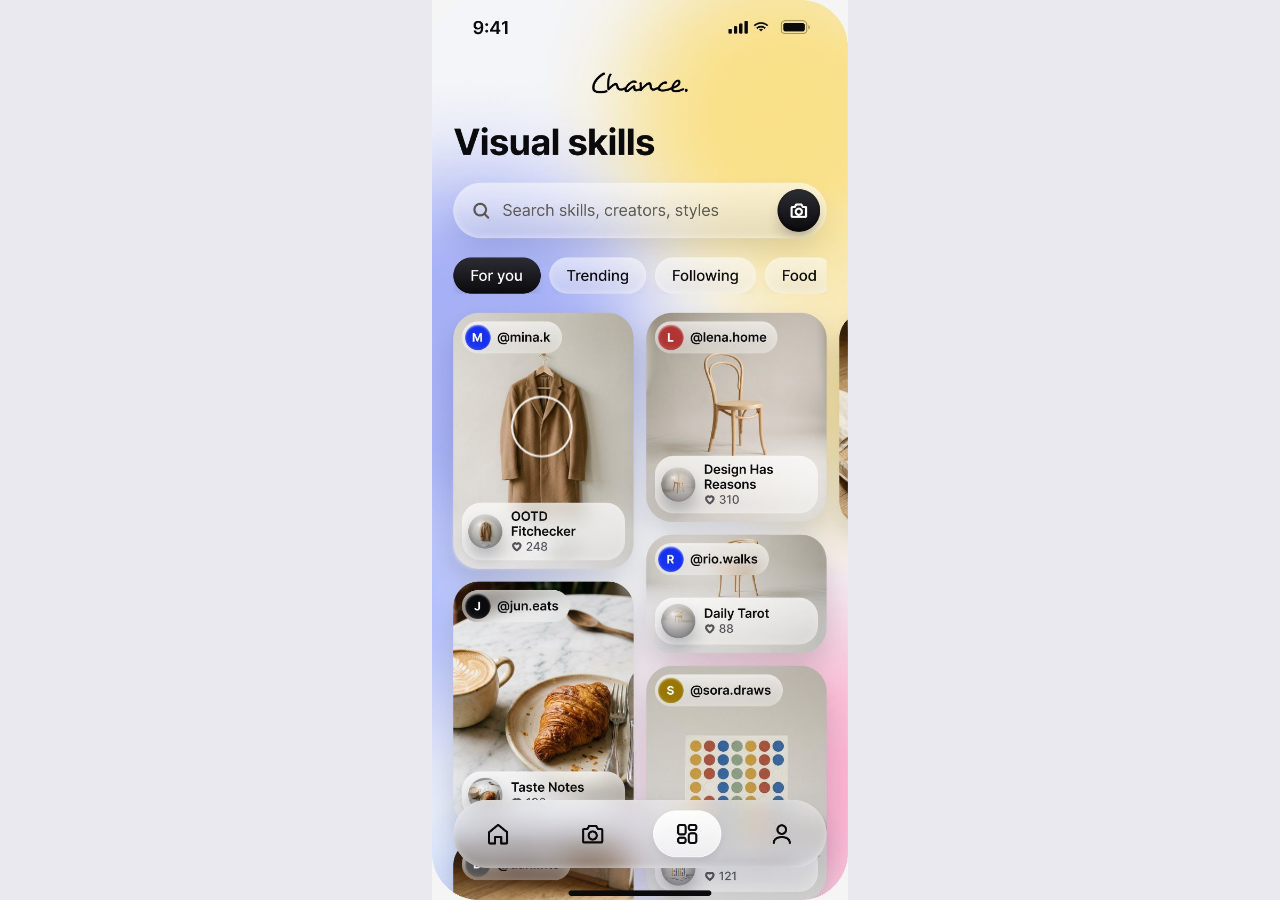
<file: chance-flip/index.html>
<!doctype html>
<html lang="en">
<head>
<meta charset="utf-8">
<meta name="viewport" content="width=device-width, initial-scale=1">
<title>Chance AI · Card flip prototype</title>
<style>
  html, body{ margin:0; height:100%; background:#e9e9ef; overflow:hidden; font-family:-apple-system, "SF Pro Text", "Helvetica Neue", Arial, sans-serif; -webkit-tap-highlight-color:transparent; }
  /* the phone screen is drawn at 390 x 844 and scaled to fit the frame */
  .stage{ position:absolute; left:50%; top:50%; width:390px; height:844px; transform-origin:0 0; overflow:hidden; background:#f3f3f6; user-select:none; -webkit-user-select:none; touch-action:none; }
  .grid{ position:absolute; inset:0; width:100%; height:100%; display:block; }
  /* everything behind a lifted card blurs and dims */
  .veil{ position:absolute; inset:0; opacity:0; pointer-events:none; transition:opacity .45s ease;
    -webkit-backdrop-filter:blur(14px) saturate(1.1); backdrop-filter:blur(14px) saturate(1.1); background:rgb(236 236 244 / .32); }
  .on-card .veil{ opacity:1; pointer-events:auto; }

  .card{ position:absolute; z-index:3; perspective:1400px; transition:left .5s cubic-bezier(.32,.72,.24,1), top .5s cubic-bezier(.32,.72,.24,1), width .5s cubic-bezier(.32,.72,.24,1), height .5s cubic-bezier(.32,.72,.24,1), transform .5s cubic-bezier(.32,.72,.24,1), opacity .3s ease; }
  .card.quick{ transition-duration:.14s; }
  .card.still{ transition:none; }
  .flip{ position:absolute; inset:0; transform-style:preserve-3d; transition:transform .75s cubic-bezier(.45,.05,.25,1); }
  .card.flipped .flip{ transform:rotateY(180deg); }
  .face{ position:absolute; inset:0; border-radius:24px; overflow:hidden; backface-visibility:hidden; -webkit-backface-visibility:hidden; background:#ddd; }
  .face img{ width:100%; height:100%; display:block; object-fit:cover; pointer-events:none; }
  .back{ transform:rotateY(180deg); }
  .card.lifted .face{ box-shadow:0 30px 60px -18px rgb(26 31 89 / .35), 0 8px 18px rgb(26 31 89 / .12); }
  .card.idle{ opacity:0; pointer-events:none; }

  /* dots and the hint under the card back */
  .hint{ position:absolute; z-index:4; left:0; right:0; top:684px; text-align:center; color:#fff; font-size:12.5px; line-height:1.55; opacity:0; transform:translateY(6px);
    transition:opacity .35s ease, transform .35s ease; text-shadow:0 1px 6px rgb(0 0 0 / .25); pointer-events:none; }
  .show-hint .hint{ opacity:1; transform:none; }
  .dots{ display:flex; justify-content:center; gap:6px; margin-bottom:12px; }
  .dots i{ width:6px; height:6px; border-radius:3px; background:rgb(255 255 255 / .55); transition:width .3s ease, background .3s ease; }
  .dots i.on{ width:16px; background:#fff; }

  /* the full skill details grow out of the card */
  .sheet{ position:absolute; z-index:6; overflow:hidden; border-radius:24px; opacity:0; pointer-events:none; box-shadow:0 30px 60px -18px rgb(26 31 89 / .35);
    transition:left .5s cubic-bezier(.32,.72,.24,1), top .5s cubic-bezier(.32,.72,.24,1), width .5s cubic-bezier(.32,.72,.24,1), height .5s cubic-bezier(.32,.72,.24,1), border-radius .5s ease, opacity .25s ease; }
  .sheet img{ position:absolute; left:0; top:0; width:390px; height:844px; transition:transform .5s cubic-bezier(.32,.72,.24,1); }
  .sheet.open{ opacity:1; pointer-events:auto; }

  /* a tap: a soft ring where the finger lands */
  .tap{ position:absolute; z-index:8; width:64px; height:64px; margin:-32px 0 0 -32px; border-radius:50%; background:rgb(255 255 255 / .55); box-shadow:0 0 0 2px rgb(255 255 255 / .8), 0 6px 20px rgb(26 31 89 / .25);
    pointer-events:none; opacity:0; transform:scale(.4); }
  .tap.go{ animation:tap .6s ease-out forwards; }
  @keyframes tap{ 0%{ opacity:0; transform:scale(.4); } 25%{ opacity:1; transform:scale(.85); } 100%{ opacity:0; transform:scale(1.4); } }
  /* a finger dragging, for the swipe and pull-down demos */
  .finger{ position:absolute; z-index:8; width:46px; height:46px; margin:-23px 0 0 -23px; border-radius:50%; background:rgb(255 255 255 / .6); box-shadow:0 0 0 2px rgb(255 255 255 / .85), 0 6px 20px rgb(26 31 89 / .25);
    pointer-events:none; opacity:0; transition:opacity .2s ease; }
  .finger.on{ opacity:1; }

  /* free play: a gentle pulse on the first card says "tap me" */
  .nudge{ position:absolute; z-index:4; left:103px; top:400px; width:54px; height:54px; margin:-27px 0 0 -27px; border-radius:50%; pointer-events:none; opacity:0;
    box-shadow:0 0 0 2px rgb(255 255 255 / .9); transition:opacity .3s ease; }
  .free .nudge{ opacity:1; animation:nudge 1.8s ease-out infinite; }
  .on-card .nudge{ opacity:0 !important; animation:none; }
  @keyframes nudge{ 0%{ transform:scale(.6); opacity:.95; } 100%{ transform:scale(1.5); opacity:0; } }
  @media (prefers-reduced-motion: reduce){ .card, .flip, .sheet, .sheet img, .veil, .hint{ transition-duration:.01s !important; } .free .nudge{ animation:none; } }
</style>
</head>
<body>
<div class="stage" id="stage" aria-label="Card flip prototype">
  <img class="grid" src="img/grid.jpg" alt="Visual skills gallery">
  <div class="veil" id="veil"></div>
  <div class="nudge" aria-hidden="true"></div>
  <div class="card idle" id="card"><div class="flip"><div class="face front"><img id="front" alt=""></div><div class="face back"><img id="back" alt=""></div></div></div>
  <div class="hint" aria-hidden="true"><div class="dots" id="dots"><i class="on"></i><i></i><i></i><i></i><i></i><i></i></div>Swipe for the next card · tap ↻ to flip back<br>Swipe down to see full details</div>
  <div class="sheet" id="sheet"><img src="img/expanded.jpg" alt="Full skill details"></div>
  <div class="tap" id="tap"></div>
  <div class="finger" id="finger"></div>
</div>
<script>
(function(){
  var W = 390, H = 844;
  var stage = document.getElementById('stage'), card = document.getElementById('card'), front = document.getElementById('front'), back = document.getElementById('back'),
      sheet = document.getElementById('sheet'), tapEl = document.getElementById('tap'), finger = document.getElementById('finger'), dots = document.querySelectorAll('#dots i');
  var reduce = window.matchMedia && window.matchMedia('(prefers-reduced-motion: reduce)').matches;
  // the two skills on the first row of the gallery
  var SKILLS = [
    { name:'OOTD Fitchecker', grid:[19, 293, 168, 241], front:'img/front-ootd.jpg', back:'img/back-ootd.jpg' },
    { name:'Design Has Reasons', grid:[200, 293, 168, 194], front:'img/front-dhr.jpg', back:'img/back-dhr.jpg' }
  ];
  var BACK = [22, 101, 340, 562], FULL = [0, 0, W, H];
  var state = 'grid', cur = 0, run = 0;

  function fit(){
    var s = Math.min(innerWidth / W, innerHeight / H);
    stage.style.transform = 'scale(' + s + ') translate(-50%, -50%)';
    stage.style.transformOrigin = '0 0';
    stage.style.left = (innerWidth - W * s) / 2 + 'px'; stage.style.top = (innerHeight - H * s) / 2 + 'px';
    stage.style.transform = 'scale(' + s + ')';
    stage._s = s;
  }
  addEventListener('resize', fit); fit();

  function place(el, r){ el.style.left = r[0] + 'px'; el.style.top = r[1] + 'px'; el.style.width = r[2] + 'px'; el.style.height = r[3] + 'px'; }
  function liftRect(i){ var g = SKILLS[i].grid, w = 300, h = Math.round(w * g[3] / g[2]); return [45, Math.round(400 - h / 2), w, h]; }
  function wait(ms, token){ return new Promise(function(res, rej){ setTimeout(function(){ token === run ? res() : rej('stop'); }, reduce ? Math.min(ms, 60) : ms); }); }
  function phase(n){ try{ parent.postMessage({ flipPhase:n }, '*'); }catch(e){} }
  function setDots(i){ dots.forEach(function(d, k){ d.classList.toggle('on', k === i); }); }
  function load(i){ cur = i; front.src = SKILLS[i].front; back.src = SKILLS[i].back; front.alt = SKILLS[i].name + ', front'; back.alt = SKILLS[i].name + ', back'; setDots(i); }
  [0, 1].forEach(function(i){ var a = new Image(); a.src = SKILLS[i].back; var b = new Image(); b.src = SKILLS[i].front; });
  new Image().src = 'img/expanded.jpg';

  function reset(){
    run++; state = 'grid';
    stage.classList.remove('on-card', 'show-hint');
    card.className = 'card idle still'; card.style.transform = ''; load(0); place(card, SKILLS[0].grid);
    sheet.classList.remove('open'); place(sheet, BACK);
    finger.classList.remove('on');
    void card.offsetWidth; card.classList.remove('still');
  }

  function ripple(x, y){ tapEl.style.left = x + 'px'; tapEl.style.top = y + 'px'; tapEl.classList.remove('go'); void tapEl.offsetWidth; tapEl.classList.add('go'); }

  // ---- the six phases ----
  async function doTap(i, t, at){
    var g = SKILLS[i].grid; load(i);
    card.className = 'card still'; place(card, g); void card.offsetWidth; card.classList.remove('still');
    ripple(at ? at[0] : g[0] + g[2] / 2, at ? at[1] : g[1] + g[3] / 2); phase(1);
    card.classList.add('quick'); card.style.transform = 'scale(.95)'; await wait(150, t);
    card.style.transform = ''; await wait(160, t); card.classList.remove('quick');
    state = 'tapped';
  }
  async function doLift(t){
    phase(2); stage.classList.add('on-card'); card.classList.add('lifted'); place(card, liftRect(cur));
    await wait(520, t); state = 'lifted';
  }
  async function doFlip(t){
    phase(3); card.classList.add('flipped'); place(card, BACK);
    await wait(780, t); state = 'back';
  }
  async function doRead(t){ phase(4); stage.classList.add('show-hint'); await wait(300, t); }
  async function doSwipe(dir, t){
    phase(5);
    var next = (cur + (dir < 0 ? 1 : SKILLS.length - 1)) % SKILLS.length;
    card.style.transform = 'translateX(' + (dir * 430) + 'px) rotate(' + (dir * 6) + 'deg)'; await wait(330, t);
    card.classList.add('still'); load(next); card.style.transform = 'translateX(' + (-dir * 430) + 'px) rotate(' + (-dir * 6) + 'deg)';
    void card.offsetWidth; card.classList.remove('still'); card.style.transform = ''; await wait(420, t);
  }
  async function doExpand(t){
    phase(6); stage.classList.remove('show-hint');
    sheet.classList.add('still'); place(sheet, BACK); sheet.style.borderRadius = '24px'; sheet.firstElementChild.style.transform = 'translate(' + (-BACK[0]) + 'px,' + (-BACK[1]) + 'px)';
    void sheet.offsetWidth; sheet.classList.remove('still'); sheet.classList.add('open');
    place(sheet, FULL); sheet.style.borderRadius = '0px'; sheet.firstElementChild.style.transform = 'none';
    await wait(520, t); state = 'expanded';
  }
  async function doCollapse(t){
    phase(4); place(sheet, BACK); sheet.style.borderRadius = '24px'; sheet.firstElementChild.style.transform = 'translate(' + (-BACK[0]) + 'px,' + (-BACK[1]) + 'px)';
    await wait(380, t); sheet.classList.remove('open'); stage.classList.add('show-hint'); await wait(250, t); state = 'back';
  }
  async function doClose(t){
    phase(0); stage.classList.remove('show-hint');
    card.classList.remove('flipped'); place(card, liftRect(cur)); await wait(700, t);
    stage.classList.remove('on-card'); card.classList.remove('lifted'); place(card, SKILLS[cur].grid); await wait(520, t);
    card.classList.add('idle'); state = 'grid';
  }

  // a finger that drags across the screen, for the demos
  async function drag(from, to, ms, t){
    finger.style.transition = 'none'; finger.style.left = from[0] + 'px'; finger.style.top = from[1] + 'px'; finger.classList.add('on'); await wait(260, t);
    finger.style.transition = 'left ' + ms + 'ms ease-in-out, top ' + ms + 'ms ease-in-out, opacity .2s ease';
    finger.style.left = to[0] + 'px'; finger.style.top = to[1] + 'px'; await wait(ms * .6, t);
  }

  // ---- demo: play from the gallery up to the chosen phase, then hold ----
  async function demo(n){
    reset(); var t = run;
    stage.classList.toggle('free', n === 0);
    if(n === 0){ phase(0); return; }
    try{
      await wait(500, t);
      await doTap(0, t); if(n === 1){ await wait(700, t); card.classList.add('idle'); state = 'grid'; return; }
      await wait(120, t); await doLift(t); if(n === 2) return;
      await wait(260, t); await doFlip(t); await doRead(t); if(n <= 4) return;
      await wait(900, t);
      if(n === 5){ await drag([320, 420], [70, 420], 520, t); await doSwipe(-1, t); finger.classList.remove('on'); return; }
      if(n === 6){ await drag([195, 300], [195, 470], 520, t); finger.classList.remove('on'); await doExpand(t); return; }
    }catch(e){}
  }

  // ---- free play: the reader drives it ----
  function pt(e){ var r = stage.getBoundingClientRect(), s = stage._s || 1; return [(e.clientX - r.left) / s, (e.clientY - r.top) / s]; }
  function inside(p, r){ return p[0] >= r[0] && p[0] <= r[0] + r[2] && p[1] >= r[1] && p[1] <= r[1] + r[3]; }
  var down = null, busy = false;
  async function act(fn){ if(busy) return; busy = true; stage.classList.remove('free'); var t = ++run; try{ await fn(t); }catch(e){} busy = false; }
  stage.addEventListener('pointerdown', function(e){ down = pt(e); });
  stage.addEventListener('pointerup', function(e){
    if(!down) return; var p = pt(e), dx = p[0] - down[0], dy = p[1] - down[1], start = down; down = null;
    var swipe = Math.abs(dx) > 40 && Math.abs(dx) > Math.abs(dy), pull = dy > 50 && Math.abs(dy) > Math.abs(dx);
    if(state === 'grid'){
      var hit = -1; SKILLS.forEach(function(s, i){ if(inside(start, s.grid)) hit = i; });
      if(hit > -1 && !swipe && !pull) act(async function(t){ await doTap(hit, t, start); await doLift(t); await wait(200, t); await doFlip(t); await doRead(t); });
    } else if(state === 'back'){
      if(swipe) act(function(t){ return doSwipe(dx < 0 ? -1 : 1, t).then(function(){ phase(4); }); });
      else if(pull) act(doExpand);
      else if(inside(start, [BACK[0] + BACK[2] - 64, BACK[1], 64, 64]) || !inside(start, BACK)) act(doClose); // the ↻ button, or a tap outside the card
    } else if(state === 'expanded'){
      if(pull || inside(start, [330, 80, 60, 56])) act(doCollapse);
    }
  });

  addEventListener('message', function(e){ if(e.data && typeof e.data.demo === 'number') demo(e.data.demo); });
  var q = /[?&]demo=(\d)/.exec(location.search);
  reset(); demo(q ? +q[1] : 0);
})();
</script>
</body>
</html>
</file>
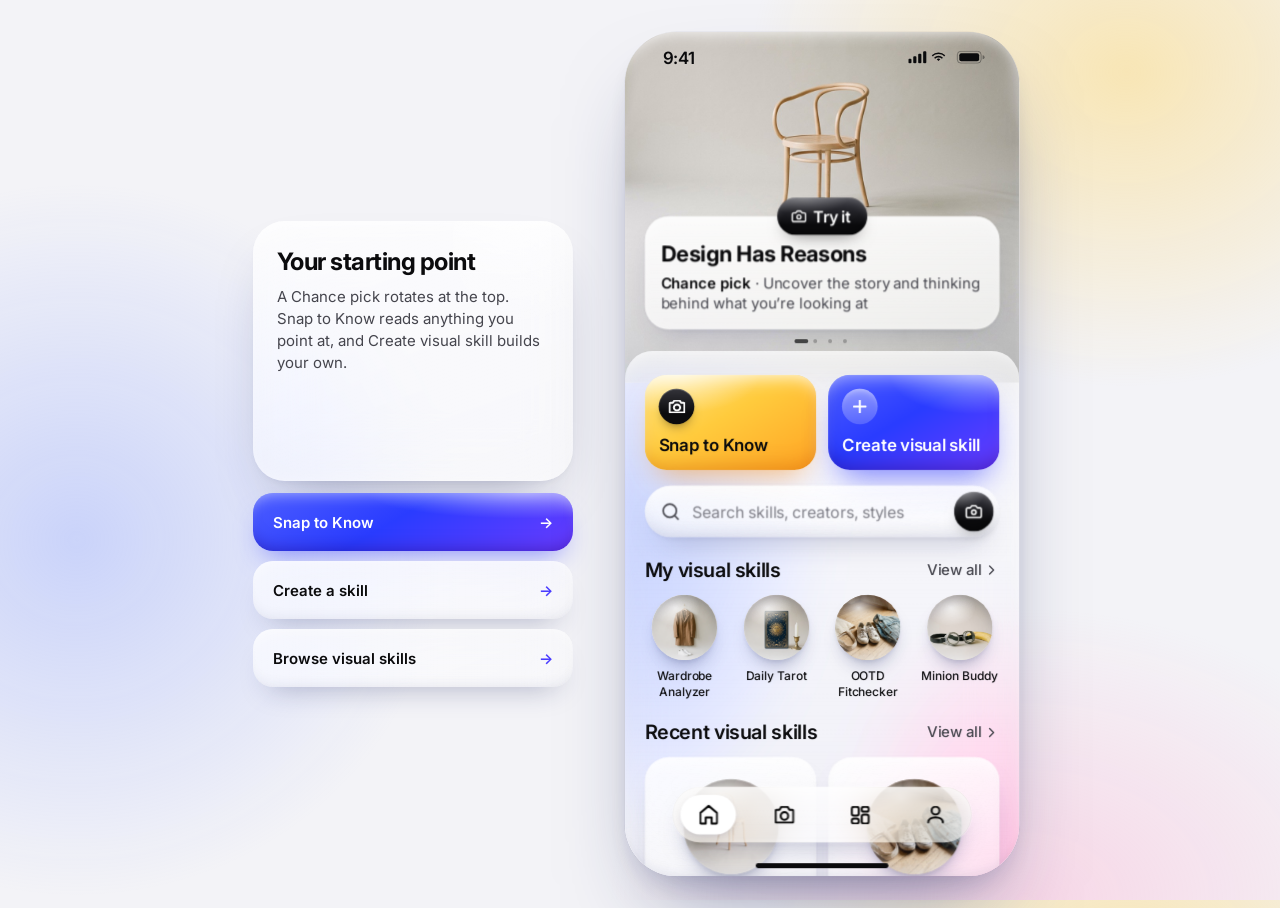
<file: chance-prototype/index.html>
<!doctype html><html><head><meta charset=utf8><meta name=viewport content="width=device-width,initial-scale=1,viewport-fit=cover"><style>:root{color-scheme:light;box-sizing:border-box;padding-top:env(safe-area-inset-top,0px);padding-bottom:env(safe-area-inset-bottom,0px)}html{scroll-padding-top:env(safe-area-inset-top,0px)}body{margin:0;padding:0;font:14px -apple-system,BlinkMacSystemFont,sans-serif;background:#fff;color:#000}img{max-width:100%}[hidden]:not([hidden=until-found i]){display:none!important}</style></head><body>
<title>Chance AI Prototype</title>
<link rel="preconnect" href="https://fonts.googleapis.com">
<link rel="preconnect" href="https://fonts.gstatic.com" crossorigin>
<link rel="stylesheet" href="https://fonts.googleapis.com/css2?family=Inter:wght@400;500;600;700&display=swap">
<link rel="stylesheet" href="base.css">
<link rel="stylesheet" href="screens.css">
<link rel="stylesheet" href="glass.css">
<link rel="stylesheet" href="flip.css">

<div class="stage">
  <aside class="panel" id="panel" aria-label="What this screen does">
    <div class="guide" id="guide" aria-live="polite"><div class="g-in"></div></div>
    <div class="g-acts" id="guideActs" role="group" aria-label="Go to"></div>
  </aside>
  <div class="device-wrap" id="wrap">
    <div class="device" id="device">
      <div class="app" id="app">
        <div class="home-ind" id="homeInd"></div>
        <div class="toast" id="toast" role="status" aria-live="polite"></div>
      </div>
      <div class="island"></div>
    </div>
  </div>
</div>

<svg width="0" height="0" style="position:absolute" aria-hidden="true" focusable="false">
  <symbol id="i-target" viewBox="0 0 20 20"><circle cx="10" cy="10" r="7.5" stroke-width="1.67"/><circle cx="10" cy="10" r="2.67" fill="currentColor" stroke="none"/></symbol>
  <symbol id="i-search" viewBox="0 0 18 18"><circle cx="8.25" cy="8.25" r="6" stroke-width="1.5"/><path d="M15.75 15.75 12.53 12.53" stroke-width="1.5"/></symbol>
  <symbol id="i-chevR" viewBox="0 0 16 16"><path d="M6 12l4-4-4-4" stroke-width="1.4"/></symbol>
  <symbol id="i-chevL" viewBox="0 0 20 20"><path d="M12.5 15l-5-5 5-5" stroke-width="1.8"/></symbol>
  <symbol id="i-plus" viewBox="0 0 26 26"><path d="M13 5.4v15.2M5.4 13h15.2" stroke-width="2"/></symbol>
  <symbol id="i-minus" viewBox="0 0 20 20"><path d="M5 10h10" stroke-width="2.4"/></symbol>
  <symbol id="i-x" viewBox="0 0 20 20"><path d="M5 5l10 10M15 5 5 15" stroke-width="1.8"/></symbol>
  <symbol id="i-check" viewBox="0 0 16 16"><path d="M3.6 8.5l3.2 3.2 5.7-6.9" stroke-width="1.8"/></symbol>
  <symbol id="i-house" viewBox="0 0 24 24"><path d="M15 21v-8a1 1 0 0 0-1-1h-4a1 1 0 0 0-1 1v8"/><path d="M3 10a2 2 0 0 1 .71-1.53l7-6a2 2 0 0 1 2.58 0l7 6A2 2 0 0 1 21 10v9a2 2 0 0 1-2 2H5a2 2 0 0 1-2-2z"/></symbol>
  <symbol id="i-user" viewBox="0 0 24 24"><circle cx="12" cy="8" r="5"/><path d="M20 21a8 8 0 0 0-16 0"/></symbol>
  <symbol id="i-camera" viewBox="0 0 22 22"><path d="M13.3 3.7H8.7L6.4 6.4H3.7a1.8 1.8 0 0 0-1.9 1.9v8.2a1.8 1.8 0 0 0 1.9 1.8h14.6a1.8 1.8 0 0 0 1.9-1.8V8.3a1.8 1.8 0 0 0-1.9-1.9h-2.7z" stroke-width="1.9"/><circle cx="11" cy="11.9" r="2.75" stroke-width="1.9"/></symbol>
  <symbol id="i-image" viewBox="0 0 22 22"><path d="M3.3 14.85 7.7 10.45l4.4 4.4 2.2-2.2 4.4 4.4M6.05 3.3h9.9a2.75 2.75 0 0 1 2.75 2.75v9.9a2.75 2.75 0 0 1-2.75 2.75h-9.9A2.75 2.75 0 0 1 3.3 15.95v-9.9A2.75 2.75 0 0 1 6.05 3.3z" stroke-width="1.76"/></symbol>
  <symbol id="i-file" viewBox="0 0 22 22"><path d="M17.05 7.15 12.65 2.75H5.5v16.5h11.55zM12.65 2.75v4.4h4.4" stroke-width="1.76"/></symbol>
  <symbol id="i-mic" viewBox="0 0 18 18"><path d="M4.05 8.1a4.95 4.95 0 0 0 9.9 0M9 13.05v3.15M6.75 4.05a2.25 2.25 0 0 1 4.5 0v4.5a2.25 2.25 0 0 1-4.5 0z" stroke-width="1.62"/></symbol>
  <symbol id="i-up" viewBox="0 0 18 18"><path d="M9 14.4V3.6M13.5 8.1 9 3.6 4.5 8.1" stroke-width="1.7"/></symbol>
  <symbol id="i-pencil" viewBox="0 0 20 20"><path d="M12.5 3.5l4 4L7 17H3v-4z" stroke-width="1.8"/></symbol>
  <symbol id="i-spark" viewBox="0 0 14 14"><path d="M7 1.75 8.12 5.88 12.25 7 8.12 8.12 7 12.25 5.88 8.12 1.75 7l4.13-1.12z" fill="currentColor" stroke-width="1.17"/></symbol>
  <symbol id="i-shirt" viewBox="0 0 16 16"><path d="M13.59 2.31 10.67 1.33a2.67 2.67 0 0 1-5.34 0L2.41 2.31a1.33 1.33 0 0 0-.89 1.48l.39 2.32a.67.67 0 0 0 .66.56H4v6.66c0 .74.6 1.34 1.33 1.34h5.34c.73 0 1.33-.6 1.33-1.34V6.67h1.43a.67.67 0 0 0 .66-.56l.39-2.32a1.33 1.33 0 0 0-.89-1.48z" stroke-width="1.27"/></symbol>
  <symbol id="i-dots" viewBox="0 0 16 16"><g fill="currentColor" stroke="none"><circle cx="5.33" cy="5.33" r="1.47"/><circle cx="10.67" cy="5.33" r="1.47"/><circle cx="5.33" cy="10.67" r="1.47"/><circle cx="10.67" cy="10.67" r="1.47"/></g></symbol>
  <symbol id="i-bulb" viewBox="0 0 16 16"><path d="M10 9.33c.13-.66.47-1.13 1-1.66.67-.6 1-1.47 1-2.34a4 4 0 0 0-8 0c0 .67.13 1.47 1 2.34.47.46.87 1 1 1.66M6 12h4M6.67 14.67h2.66" stroke-width="1.27"/></symbol>
  <symbol id="i-glasses" viewBox="0 0 16 16"><circle cx="4" cy="10" r="2.67" stroke-width="1.27"/><circle cx="12" cy="10" r="2.67" stroke-width="1.27"/><path d="M9.33 10A1.33 1.33 0 0 0 8 9.33 1.33 1.33 0 0 0 6.67 10M1.67 8.67l1.66-4C3.8 3.8 4.27 3.33 5.33 3.33M14.33 8.67l-1.66-4c-.47-.87-1-1.34-2-1.34" stroke-width="1.27"/></symbol>
  <symbol id="i-moon" viewBox="0 0 16 16"><path d="M8 2a4.24 4.24 0 0 0 6 6A6 6 0 1 1 8 2zM13.33 2v2.67M14.67 3.33H12" stroke-width="1.27"/></symbol>
  <symbol id="i-utensils" viewBox="0 0 11 11"><path d="M1.38.92v3.2c0 .5.4.92.91.92h1.84a.92.92 0 0 0 .91-.92V.92M3.2.92v9.16M9.63 6.88V.92a2.29 2.29 0 0 0-2.3 2.29v2.75c0 .5.42.92.92.92zm0 0v3.2" stroke-width=".87"/></symbol>
  <symbol id="i-zap" viewBox="0 0 24 24"><path d="M13 2 3 14h9l-1 8 10-12h-9l1-8z" stroke-width="1.8"/></symbol>
  <symbol id="i-flip" viewBox="0 0 24 24"><path d="M20 11a8 8 0 0 0-14.3-4.9L4 8M4 3v5h5M4 13a8 8 0 0 0 14.3 4.9L20 16m0 5v-5h-5" stroke-width="1.8"/></symbol>
  <symbol id="i-heart" viewBox="0 0 24 24"><path d="M19 14c1.49-1.46 3-3.21 3-5.5A5.5 5.5 0 0 0 16.5 3c-1.76 0-3 .5-4.5 2-1.5-1.5-2.74-2-4.5-2A5.5 5.5 0 0 0 2 8.5c0 2.3 1.5 4.05 3 5.5l7 7z" stroke-width="2"/></symbol>
  <symbol id="i-download" viewBox="0 0 24 24"><path d="M12 4v11M7 10l5 5 5-5M5 20h14" stroke-width="1.9"/></symbol>
</svg>

<script src="data.js"></script>
<script src="core.js"></script>
<script src="snap.js"></script>
<script src="results.js"></script>
<script src="create.js"></script>
<script src="guide.js"></script>
<script src="actions.js"></script>
<script src="flip.js"></script>

</body></html>
</file>
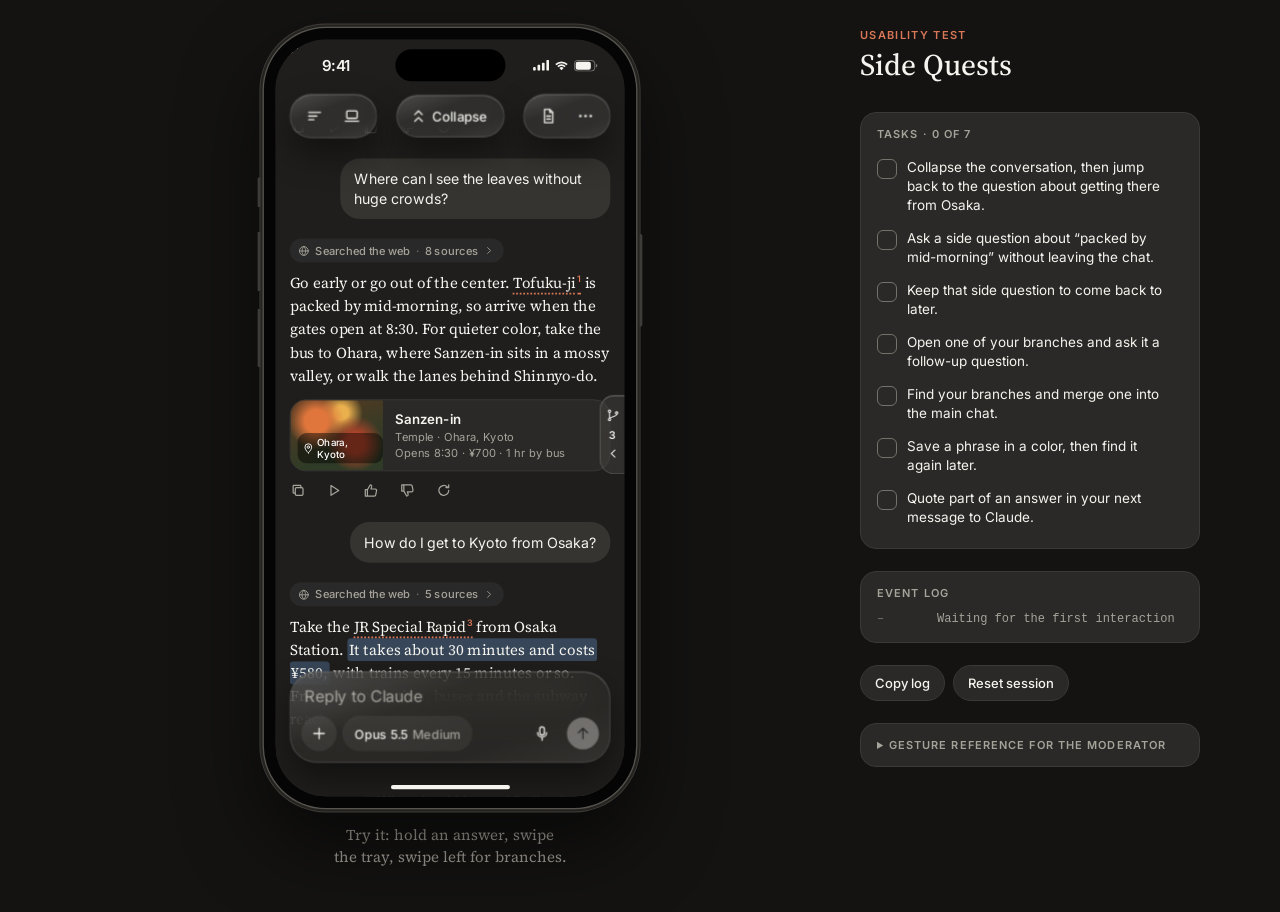
<file: claude-prototype/index.html>
<!doctype html><html><head><meta charset=utf8><meta name=viewport content="width=device-width,initial-scale=1,viewport-fit=cover"><style>:root{color-scheme:light;box-sizing:border-box;padding-top:env(safe-area-inset-top,0px);padding-bottom:env(safe-area-inset-bottom,0px)}html{scroll-padding-top:env(safe-area-inset-top,0px)}body{margin:0;padding:0;font:14px -apple-system,BlinkMacSystemFont,sans-serif;background:#fff;color:#000}img{max-width:100%}[hidden]:not([hidden=until-found i]){display:none!important}</style></head><body>
<title>Side Quests Prototype</title>
<meta name="claude:viewport-fit-sides" content="cover">
<link rel="preconnect" href="https://fonts.googleapis.com">
<link rel="preconnect" href="https://fonts.gstatic.com" crossorigin>
<link rel="stylesheet" href="https://fonts.googleapis.com/css2?family=Inter:wght@400;500;600&family=Source+Serif+4:opsz,wght@8..60,400;8..60,500&display=swap">
<style>
:root{
  /* Layout: phone stage on the left, a narrow control rail on the right; on a real phone the app fills the screen */
  --page:#141312; --app:#1F1E1D; --surface:#2A2927; --raised:#353431; --line:#3A3936;
  --ink:#F5F4EF; --muted:#A6A39A; --faint:#75726B; --accent:#D97757; --accent-soft:rgba(217,119,87,.16);
  --glass:rgba(255,255,255,.075); --glass-strong:rgba(46,45,42,.68); --glass-line:rgba(255,255,255,.16);
  --hl-coral:#D97757; --hl-amber:#E3A857; --hl-green:#7BBF8A; --hl-blue:#6FA3E0; --hl-violet:#A98BE0;
  --serif:"Source Serif 4", Georgia, "Times New Roman", serif;
  --sans:Inter, system-ui, -apple-system, "Segoe UI", Roboto, sans-serif;
  --slow:1; color-scheme:dark;
}
[hidden]{display:none!important}
html,body{height:100%}
body{margin:0}
img{max-width:100%}
body{background:var(--page);color:var(--ink);font-family:var(--sans);padding-left:max(16px,env(safe-area-inset-left,0px));padding-right:max(16px,env(safe-area-inset-right,0px));padding-block:0}
button{font:inherit;color:inherit;background:none;border:0;padding:0;cursor:pointer}
button:focus-visible,input:focus-visible{outline:2px solid var(--accent);outline-offset:2px}
.cin:focus-visible,.mcomp input:focus-visible,.search input:focus-visible{outline:none}
.app{display:grid;grid-template-columns:minmax(0,1fr) 340px;gap:40px;max-width:1120px;margin:0 auto;padding-block:28px 40px;align-items:start}
@media (max-width:880px){.app{grid-template-columns:minmax(0,1fr);gap:24px}}
.stage{display:flex;flex-direction:column;align-items:center;gap:16px;min-width:0}
#phoneWrap{width:100%;position:relative}
.caption{min-height:48px;max-width:440px;text-align:center;font:400 15px/22px var(--serif);color:var(--muted);text-wrap:balance;transition:opacity .25s}
.caption b{color:var(--ink);font-weight:500}

/* iPhone frame */
.phone{box-sizing:border-box;position:absolute;top:0;left:50%;width:419px;height:878px;padding:13px;border-radius:70px;background:#050505;box-shadow:0 0 0 1.5px #57544F,0 0 0 4px #24231F,0 0 0 5px #3E3C38,0 40px 90px rgba(0,0,0,.6);transform-origin:top center}
.phone::before{content:"";position:absolute;left:-7px;top:168px;width:3px;height:214px;border-radius:2px 0 0 2px;background:linear-gradient(#3E3C38 0 34px,transparent 34px 62px,#3E3C38 62px 128px,transparent 128px 148px,#3E3C38 148px 214px)}
.phone::after{content:"";position:absolute;right:-7px;top:232px;width:3px;height:104px;border-radius:0 2px 2px 0;background:#3E3C38}
.island{position:absolute;top:11px;left:50%;width:124px;height:36px;margin-left:-62px;border-radius:18px;background:#000;z-index:96;pointer-events:none}

/* rail */
.rail{display:flex;flex-direction:column;gap:22px;min-width:0;position:sticky;top:24px}
.eyebrow{font:600 11px var(--sans);letter-spacing:.12em;text-transform:uppercase;color:var(--accent)}
.rail h1{font:500 30px/34px var(--serif);margin:6px 0 8px;text-wrap:balance}
.rail p.lead{font:400 14px/21px var(--sans);color:var(--muted);margin:0}
.list{display:flex;flex-direction:column;gap:2px}
.item{display:grid;grid-template-columns:28px minmax(0,1fr);gap:10px;text-align:left;padding:10px 12px;border-radius:12px;color:var(--muted)}
.item .n{font:500 12px var(--sans);color:var(--faint);padding-top:2px;font-variant-numeric:tabular-nums}
.item b{display:block;font:500 14px/19px var(--sans);color:var(--ink)}
.item span.d{display:block;font:400 12.5px/17px var(--sans);margin-top:2px}
.item:hover{background:rgba(255,255,255,.04)}
.item.on{background:var(--surface)}
.item.on .n{color:var(--accent)}
.row{display:flex;gap:8px;flex-wrap:wrap}
.btn{height:36px;padding:0 14px;border-radius:18px;background:var(--surface);border:1px solid var(--line);font:500 13px var(--sans);display:inline-flex;align-items:center;gap:6px}
.btn[aria-pressed="true"]{background:var(--ink);color:var(--app);border-color:var(--ink)}
.card{background:var(--surface);border:1px solid var(--line);border-radius:16px;padding:14px 16px}
.card h2{font:600 11px var(--sans);letter-spacing:.1em;text-transform:uppercase;color:var(--muted);margin:0 0 10px}
.task{display:grid;grid-template-columns:20px minmax(0,1fr) auto;gap:10px;align-items:start;padding:7px 0;font:400 13.5px/19px var(--sans)}
.task .box{width:18px;height:18px;border-radius:6px;border:1.5px solid var(--faint);display:grid;place-items:center;margin-top:1px}
.task.done .box{background:var(--accent);border-color:var(--accent)}
.task.done .t{color:var(--muted)}
.task .time{font:500 12px var(--sans);color:var(--accent);font-variant-numeric:tabular-nums}
.log{max-height:220px;overflow:auto;font:400 12px/18px ui-monospace,SFMono-Regular,Menlo,monospace;color:var(--muted)}
.log div{display:grid;grid-template-columns:52px minmax(0,1fr);gap:8px}
.log div span:first-child{color:var(--faint);font-variant-numeric:tabular-nums}
details.card summary{cursor:pointer;font:600 11px var(--sans);letter-spacing:.1em;text-transform:uppercase;color:var(--muted)}
details.card ul{margin:10px 0 0;padding-left:18px;font:400 13px/20px var(--sans);color:var(--muted)}
details.card li b{color:var(--ink);font-weight:500}

/* ---------- phone screen ---------- */
.screen{--top:58px;--bot:38px;position:relative;width:393px;height:852px;border-radius:57px;overflow:hidden;background:var(--app);user-select:none;-webkit-user-select:none;-webkit-touch-callout:none;isolation:isolate}
.screen.demo *{pointer-events:none!important}
.ic{width:20px;height:20px;flex:none;fill:none;stroke:currentColor;stroke-width:1.75;stroke-linecap:round;stroke-linejoin:round}
.statusbar{position:absolute;inset:0 0 auto;height:58px;display:flex;align-items:center;justify-content:space-between;padding:0 30px 0 52px;z-index:90;pointer-events:none}
.statusbar .time{font:600 17px var(--sans);letter-spacing:-.01em}
.sicons{display:flex;align-items:center;gap:6px;fill:var(--ink);color:var(--ink)}
.homebar{position:absolute;bottom:8px;left:50%;width:134px;height:5px;margin-left:-67px;border-radius:3px;background:var(--ink);z-index:90;pointer-events:none}
.main{position:absolute;inset:0;transition:transform calc(420ms*var(--slow)) cubic-bezier(.2,.9,.25,1),filter calc(420ms*var(--slow))}
.main::after{content:"";position:absolute;inset:0 0 auto;height:calc(var(--top) + 72px);background:linear-gradient(var(--app) 74%,rgba(31,30,29,0));z-index:19;pointer-events:none}
.scroller{position:absolute;inset:0;overflow-y:auto;padding:calc(var(--top) + 70px) 16px 220px;scrollbar-width:none;touch-action:pan-y;overscroll-behavior:contain}
.scroller::-webkit-scrollbar{display:none}
.msg{transition:opacity calc(260ms*var(--slow))}
.msg-user{display:flex;justify-content:flex-end;margin:0 0 22px}
.bubble{max-width:272px;background:var(--raised);border-radius:22px;padding:12px 16px;font:400 16px/22px var(--sans)}
.bubble .bq{font:400 13px/18px var(--sans);color:var(--muted);border-left:2px solid var(--accent);padding-left:8px;margin-bottom:6px}
.msg-claude{margin:0 0 26px}
.ctext{font:400 17px/26px var(--serif);color:var(--ink);transition:transform calc(500ms*var(--slow)) cubic-bezier(.2,.9,.25,1)}
.ctext.pressing{transform:scale(.985)}
.actions{display:flex;gap:22px;margin-top:12px;color:var(--muted)}
.actions .ic{width:19px;height:19px}
.anchor{text-decoration:underline dotted var(--accent);text-decoration-thickness:2px;text-underline-offset:5px;cursor:pointer}
.anchor sup{font:600 10px var(--sans);color:var(--accent);margin-left:2px}
mark.hl{color:inherit;border-radius:4px;padding:1px 2px;-webkit-box-decoration-break:clone;box-decoration-break:clone}
.c-coral{--c:var(--hl-coral)}.c-amber{--c:var(--hl-amber)}.c-green{--c:var(--hl-green)}.c-blue{--c:var(--hl-blue)}.c-violet{--c:var(--hl-violet)}
mark.hl{background:color-mix(in srgb,var(--c) 30%,transparent)}
mark.hl.flash{animation:flash calc(1200ms*var(--slow)) ease-out}
@keyframes flash{0%{background:color-mix(in srgb,var(--c) 85%,transparent)}100%{background:color-mix(in srgb,var(--c) 30%,transparent)}}
.dimmed .msg:not(.focus){opacity:.32}
.thread.blockpad{padding-bottom:460px}
.ctext.blocks{line-height:22px}
.blk{display:inline-block;margin:4px 1px;padding:4px 7px;border-radius:9px;background:transparent;transition:background calc(240ms*var(--slow)) ease,color calc(240ms*var(--slow)) ease,transform calc(240ms*var(--slow)) cubic-bezier(.2,1.4,.4,1);cursor:pointer}
.blk.on{background:rgba(255,255,255,.075)}
.blk.sel{background:var(--accent);color:#fff;transform:scale(1.03)}
.artifact{margin:16px 0 0;border-radius:20px;overflow:hidden;background:var(--surface);border:1px solid var(--line)}
.artifact canvas{display:block;width:100%;height:190px;background:#191817}
.artifact .meta{display:flex;align-items:center;gap:10px;padding:12px 14px;color:var(--muted)}
.artifact .meta b{display:block;font:500 14px var(--sans);color:var(--ink)}
.artifact .meta small{font:400 12px var(--sans)}
.merged{margin:-6px 0 26px;padding:12px 14px;border-radius:6px 16px 16px 6px;background:var(--accent-soft);border-left:3px solid var(--accent);overflow:hidden}
.merged .ml{display:flex;align-items:center;gap:6px;font:600 11px var(--sans);letter-spacing:.06em;text-transform:uppercase;color:var(--accent)}
.merged .mq{font:400 13px/18px var(--sans);color:var(--muted);margin:6px 0 4px}
.merged .mqq{font:500 14px/20px var(--sans)}
.merged .ma{font:400 15px/22px var(--serif);margin-top:4px}
.pulse{animation:pulse calc(1600ms*var(--slow)) ease-out}
@keyframes pulse{0%{box-shadow:0 0 0 0 rgba(217,119,87,0)}25%{box-shadow:0 0 0 6px rgba(217,119,87,.35)}100%{box-shadow:0 0 0 14px rgba(217,119,87,0)}}
.dots{display:inline-flex;gap:5px;padding:6px 0}
.dots i{width:7px;height:7px;border-radius:50%;background:var(--muted);animation:dot 1s infinite}
.dots i:nth-child(2){animation-delay:.15s}.dots i:nth-child(3){animation-delay:.3s}
@keyframes dot{0%,100%{opacity:.25;transform:translateY(0)}50%{opacity:1;transform:translateY(-3px)}}

/* glass */
.glass{background:var(--glass);-webkit-backdrop-filter:blur(22px) saturate(180%);backdrop-filter:blur(22px) saturate(180%);border:1px solid var(--glass-line);box-shadow:inset 0 1px 0 rgba(255,255,255,.16),inset 0 -1px 0 rgba(255,255,255,.04),0 18px 40px rgba(0,0,0,.45)}
.glass.strong{background:var(--glass-strong)}
.sheen{position:relative}
.sheen::after{content:"";position:absolute;inset:0;border-radius:inherit;pointer-events:none;background:linear-gradient(160deg,rgba(255,255,255,.14),rgba(255,255,255,0) 38%,rgba(255,255,255,0) 70%,rgba(255,255,255,.05))}
.topbar{position:absolute;top:var(--top);left:0;right:0;height:56px;display:flex;align-items:center;justify-content:space-between;padding:0 16px;z-index:20}
.gbtn{width:48px;height:48px;border-radius:24px;display:grid;place-items:center;flex:none}
.gbtn.sm{width:40px;height:40px;border-radius:20px;box-shadow:none}
.gpill{height:48px;border-radius:24px;display:flex;align-items:center;gap:6px;padding:0 18px 0 14px;font:500 15px var(--sans)}
.ggroup{height:48px;width:96px;border-radius:24px;display:flex;align-items:center;justify-content:center;flex:none}
.ggroup button{width:42px;height:42px;display:grid;place-items:center}
.edge{position:absolute;right:0;top:47%;width:28px;padding:14px 0;border-radius:16px 0 0 16px;border-right:0;display:flex;flex-direction:column;align-items:center;gap:6px;z-index:15;font:600 12px var(--sans);font-variant-numeric:tabular-nums;box-shadow:inset 0 1px 0 rgba(255,255,255,.16)}
.edge .ic{width:16px;height:16px}
.composer{position:absolute;left:16px;right:16px;bottom:var(--bot);border-radius:30px;padding:14px 12px 12px;z-index:25;overflow:hidden}
.qchip{display:flex;gap:8px;align-items:center;background:rgba(255,255,255,.06);border-radius:14px;padding:8px 10px;margin-bottom:10px}
.qchip .bar{width:3px;align-self:stretch;background:var(--accent);border-radius:2px}
.qtext{flex:1;min-width:0;font:400 13px/18px var(--sans);color:var(--muted);display:-webkit-box;-webkit-line-clamp:2;-webkit-box-orient:vertical;overflow:hidden}
.cin{display:block;width:100%;background:none;border:0;outline:0;color:var(--ink);font:400 18px var(--sans);padding:2px 4px 12px}
.cin::placeholder{color:var(--muted)}
.controls{display:flex;align-items:center;gap:8px}
.cbtn{width:40px;height:40px;border-radius:20px;display:grid;place-items:center;background:rgba(255,255,255,.07);flex:none}
.cbtn.solid{background:var(--ink);color:var(--app)}
.model{height:40px;border-radius:20px;padding:0 14px;background:rgba(255,255,255,.06);font:500 14px var(--sans);display:flex;align-items:center;gap:5px}
.model span{color:var(--muted)}
.spacer{flex:1}

/* selection tray */
.tray{position:absolute;left:16px;right:16px;border-radius:26px;padding:12px 14px 14px 16px;z-index:24;touch-action:none;cursor:grab}
.tray .th{display:flex;align-items:center;gap:6px;font:400 12px var(--sans);color:var(--muted);min-height:28px}
.tray .th .ic{width:15px;height:15px}
.tray .th .q{color:var(--accent)}
.tlink{height:28px;padding:0 10px;border-radius:14px;background:rgba(255,255,255,.08);font:500 12.5px var(--sans);color:var(--ink)}
#trayClose{width:28px;height:28px;display:grid;place-items:center}
.ttext{font:400 16px/23px var(--serif);margin:6px 0 12px;display:-webkit-box;-webkit-line-clamp:3;-webkit-box-orient:vertical;overflow:hidden}
.ttext.empty{color:var(--muted);font-style:italic}
.needsel{display:flex;flex-direction:column;gap:10px;transition:opacity .2s}
.tray.nosel .needsel{opacity:.35;pointer-events:none}
.tools{display:flex;align-items:center;gap:8px}
.tl{font:400 12px var(--sans);color:var(--muted)}
.swatches{display:flex;gap:6px}
.sw{width:24px;height:24px;border-radius:12px;background:var(--c);box-shadow:inset 0 0 0 1.5px rgba(255,255,255,.2);transition:transform .15s}
.sw:active{transform:scale(.85)}
.tsave{height:30px;padding:0 12px 0 10px;border-radius:15px;background:rgba(255,255,255,.08);display:flex;align-items:center;gap:5px;font:500 12.5px var(--sans)}
.tsave .ic{width:15px;height:15px}
.hints{display:flex;gap:8px}
.hint{flex:1;height:34px;border-radius:17px;background:rgba(255,255,255,.07);display:flex;align-items:center;justify-content:center;gap:6px;font:500 12.5px var(--sans);transition:background .2s,color .2s}
.hint .ic{width:15px;height:15px;color:var(--muted)}
.hint.active{background:var(--accent);color:#fff}
.hint.active .ic{color:#fff}

/* mini chat */
.dim{position:absolute;inset:0;background:rgba(0,0,0,.34);z-index:28;opacity:0;pointer-events:none;transition:opacity calc(320ms*var(--slow))}
.dim.on{opacity:1;pointer-events:auto}
.mini{position:absolute;left:10px;right:10px;bottom:10px;border-radius:46px;z-index:30;padding:8px 0 12px;display:flex;flex-direction:column;gap:12px;background:rgba(44,43,40,.74)}
.grab{height:22px;display:flex;align-items:center;justify-content:center;touch-action:none;cursor:grab}
.grab i{width:40px;height:5px;border-radius:3px;background:rgba(255,255,255,.28)}
.mhead{display:flex;align-items:center;gap:10px;padding:0 14px 0 22px}
.mhead .ic.a{color:var(--accent)}
.mhead div{flex:1;min-width:0}
.mhead b{display:block;font:600 17px var(--sans)}
.mhead small{font:400 12px var(--sans);color:var(--muted)}
.mquote{display:flex;gap:10px;margin:0 20px;padding:10px 12px;border-radius:16px;background:rgba(255,255,255,.06)}
.mquote .bar{width:3px;border-radius:2px;background:var(--accent);flex:none}
.mquote p{margin:0;font:400 15px/21px var(--serif)}
.mthread{margin:0 20px;max-height:236px;overflow:auto;scrollbar-width:none;display:flex;flex-direction:column;gap:12px}
.mthread:empty{display:none}
.mthread .bubble{align-self:flex-end;font-size:15px;padding:10px 14px;background:rgba(255,255,255,.1)}
.mthread .ans{font:400 16px/24px var(--serif)}
.mdone{margin:0 20px;display:flex;flex-direction:column;gap:8px}
.mdone small{font:400 12px var(--sans);color:var(--muted)}
.chips{display:flex;flex-wrap:wrap;gap:6px}
.chip{height:40px;border-radius:20px;padding:0 16px 0 13px;display:inline-flex;align-items:center;gap:7px;font:500 14px var(--sans);background:rgba(255,255,255,.07);border:1px solid var(--glass-line)}
.chip .ic{width:17px;height:17px}
.chip.primary{background:var(--ink);color:var(--app);border-color:var(--ink)}
.mcomp{display:flex;align-items:center;gap:8px;margin:2px 10px 0;padding:8px 8px 8px 18px;border-radius:30px;background:rgba(255,255,255,.07)}
.mcomp input{flex:1;min-width:0;background:none;border:0;outline:0;color:var(--ink);font:400 17px var(--sans)}
.mcomp input::placeholder{color:var(--muted)}
.goo{position:absolute;inset:0;z-index:29;pointer-events:none;filter:url(#goo);opacity:0}
.blob{position:absolute;background:linear-gradient(180deg,#4A4844 0%,#363532 55%,#2F2E2B 100%);border-radius:30px}
.fly{position:absolute;z-index:61;font:400 16px/23px var(--serif);color:var(--ink);white-space:nowrap;pointer-events:none;will-change:transform}

/* collapsed cards */
.search{height:44px;border-radius:22px;background:rgba(255,255,255,.06);display:flex;align-items:center;gap:8px;padding:0 14px;margin-bottom:12px;color:var(--muted)}
.search input{flex:1;min-width:0;background:none;border:0;outline:0;color:var(--ink);font:400 16px var(--sans)}
.search input::placeholder{color:var(--muted)}
.xcard{display:flex;width:100%;text-align:left;border-radius:20px;background:var(--surface);overflow:hidden;margin-bottom:10px}
.xcard .ind{width:4px;flex:none}
.xcard.cur{background:var(--raised)}
.xcard.cur .ind{background:var(--accent)}
.xcard .xb{flex:1;min-width:0;padding:14px 16px 14px 14px;display:flex;flex-direction:column;gap:6px}
.xtop{display:flex;align-items:center;gap:8px}
.xtop .i{font:400 12px var(--sans);color:var(--muted);font-variant-numeric:tabular-nums}
.xtop b{flex:1;min-width:0;font:500 14px var(--sans);white-space:nowrap;overflow:hidden;text-overflow:ellipsis}
.badge{display:inline-flex;align-items:center;gap:3px;height:22px;padding:0 8px 0 7px;border-radius:11px;background:rgba(255,255,255,.07);font:500 12px var(--sans)}
.badge .ic{width:13px;height:13px;color:var(--muted)}
.hdots{display:inline-flex;gap:3px}
.hdots i{width:8px;height:8px;border-radius:4px;background:var(--c)}
.xs{font:400 12.5px/17px var(--sans);color:var(--muted)}
.kws{display:flex;gap:5px;flex-wrap:wrap}
.kws span{height:22px;padding:0 9px;border-radius:11px;background:rgba(255,255,255,.06);font:400 12px/22px var(--sans);color:var(--muted)}

/* panels */
.panel{position:absolute;inset:0;background:var(--app);z-index:40;transform:translateX(100%);transition:transform calc(420ms*var(--slow)) cubic-bezier(.2,.9,.25,1);will-change:transform}
.panel .scroller{padding-top:calc(var(--top) + 72px);padding-bottom:60px}
.panel .scroller.withbar{padding-bottom:150px}
.phead{position:absolute;top:var(--top);left:0;right:0;height:56px;display:flex;align-items:center;gap:12px;padding:0 16px;z-index:5}
.phead .tt{flex:1;min-width:0}
.phead b{display:block;font:600 17px var(--sans);white-space:nowrap;overflow:hidden;text-overflow:ellipsis}
.phead small{font:400 12px var(--sans);color:var(--muted)}
.panel::before{content:"";position:absolute;inset:0 0 auto;height:calc(var(--top) + 64px);background:linear-gradient(var(--app) 60%,rgba(31,30,29,0));z-index:4;pointer-events:none}
.seg{display:flex;padding:3px;border-radius:20px;background:rgba(255,255,255,.06);margin-bottom:14px}
.seg button{flex:1;height:34px;border-radius:17px;font:500 14px var(--sans);color:var(--muted)}
.seg button[aria-selected="true"]{background:var(--raised);color:var(--ink);box-shadow:inset 0 0 0 1px var(--glass-line)}
.screen.show-branches .main{transform:translateX(-30%);filter:brightness(.5)}
.screen.show-branches #branches{transform:none}
.screen.show-sub #branches{transform:translateX(-30%)}
.screen.show-sub #sub{transform:none}
.bcard{border-radius:22px;background:var(--surface);padding:16px;margin-bottom:10px;cursor:pointer;transition:background .2s,box-shadow .2s}
.bcard.open{background:var(--raised);box-shadow:inset 0 0 0 1px var(--glass-line)}
.btop{display:flex;gap:12px}
.bnum{width:26px;height:26px;border-radius:13px;background:#55534F;display:grid;place-items:center;font:600 12px var(--sans);flex:none;transition:background .2s}
.bcard.open .bnum{background:var(--accent)}
.bbody{flex:1;min-width:0;display:flex;flex-direction:column;gap:4px}
.bquote{font:400 12px var(--sans);color:var(--accent)}
.bq{font:400 16px/22px var(--sans)}
.bmeta{display:flex;align-items:center;justify-content:space-between;gap:8px;font:400 12px var(--sans);color:var(--muted)}
.bacts{display:grid;grid-template-rows:0fr;transition:grid-template-rows calc(300ms*var(--slow)) cubic-bezier(.2,.9,.25,1)}
.bcard.open .bacts{grid-template-rows:1fr}
.bacts>div{overflow:hidden}
.bacts .chips{padding:12px 0 0 38px}
.scard{display:flex;gap:12px;width:100%;text-align:left;border-radius:20px;background:var(--surface);padding:14px 16px;margin-bottom:10px}
.scard .sbar{width:4px;border-radius:2px;background:var(--c);flex:none}
.scard .st{display:block;font:400 16px/23px var(--serif)}
.scard .ss{display:block;font:400 12px/17px var(--sans);color:var(--muted);margin-top:6px}
.empty{font:400 15px/22px var(--serif);color:var(--muted);text-align:center;padding:50px 20px}
.thr .anchorbox{display:flex;gap:10px;padding:12px;border-radius:16px;background:rgba(255,255,255,.05);margin-bottom:18px}
.thr .anchorbox .bar{width:3px;border-radius:2px;background:var(--accent);flex:none}
.thr .anchorbox p{margin:0;font:400 15px/22px var(--serif);color:var(--muted)}
.bcomp{position:absolute;left:16px;right:16px;bottom:var(--bot);z-index:6;display:flex;align-items:center;gap:8px;padding:8px 8px 8px 18px;border-radius:30px}
.bcomp input{flex:1;min-width:0;background:none;border:0;outline:0;color:var(--ink);font:400 17px var(--sans)}
.bcomp input::placeholder{color:var(--muted)}
.bcomp input:focus-visible{outline:none}
.label{font:400 12px var(--sans);color:var(--muted);margin:4px 0 10px}

/* toast + finger */
.toast{position:absolute;left:50%;top:calc(var(--top) + 66px);transform:translate(-50%,-14px);opacity:0;z-index:70;border-radius:22px;padding:10px 12px 10px 16px;display:flex;gap:12px;align-items:center;font:500 14px var(--sans);white-space:nowrap;pointer-events:none;transition:opacity calc(240ms*var(--slow)),transform calc(240ms*var(--slow)) cubic-bezier(.2,1.2,.3,1)}
.toast.show{opacity:1;transform:translate(-50%,0);pointer-events:auto}
.toast button{color:var(--accent);font-weight:600;padding:4px 6px}
.finger{position:absolute;left:200px;top:500px;width:46px;height:46px;margin:-23px 0 0 -23px;border-radius:50%;background:rgba(255,255,255,.22);border:2px solid rgba(255,255,255,.75);box-shadow:0 4px 18px rgba(0,0,0,.35);z-index:95;pointer-events:none;opacity:0;transition:opacity .2s,transform .25s}
.finger.down{transform:scale(.78);background:rgba(255,255,255,.38)}
.finger.press{animation:press calc(700ms*var(--slow)) ease-out}
@keyframes press{0%{box-shadow:0 0 0 0 rgba(217,119,87,.6)}100%{box-shadow:0 0 0 26px rgba(217,119,87,0)}}

/* on a real phone: the app fills the screen, no frame */
html.native body{padding:0}
html.native .app{display:block;padding:0;max-width:none}
html.native .stage{gap:0}
html.native .phone{left:0;top:0;width:393px;height:auto;padding:0;border-radius:0;background:none;box-shadow:none;transform-origin:top left}
html.native .phone::before,html.native .phone::after,html.native .caption{display:none}
html.native .screen{border-radius:0;--top:max(10px,env(safe-area-inset-top,0px));--bot:calc(12px + env(safe-area-inset-bottom,0px))}
html.native .statusbar,html.native .island,html.native .homebar{display:none}
html.native .rail{position:static;padding:28px 16px 40px}
@media (prefers-reduced-motion:reduce){.pulse,.finger.press,mark.hl.flash{animation:none}}
html.native .mini{bottom:calc(10px + env(safe-area-inset-bottom,0px))}
html.native,html.native body{overflow-x:hidden}
html.native #phoneWrap{overflow:hidden;width:100%}

/* deployed site on a computer: the app without a phone frame */
html.bare .phone{position:relative;left:auto;top:auto;width:393px;height:auto;margin:0 auto;padding:0;border-radius:0;background:none;box-shadow:none;transform:none}
html.bare .phone::before,html.bare .phone::after,html.bare .caption,html.bare .statusbar,html.bare .island,html.bare .homebar{display:none}
html.bare .screen{border-radius:28px;box-shadow:0 0 0 1px var(--line),0 30px 80px rgba(0,0,0,.45);--top:14px;--bot:16px}
html.bare .mini{bottom:10px}
html.native .rail{display:none}

/* embedded on the portfolio: only the phone screen, no frame, rail or captions */
html.embed,html.embed body{height:100%;overflow:hidden;background:#1F1E1D}
html.embed body{padding:0}
html.embed .app{display:block;padding:0;max-width:none}
html.embed .stage{gap:0}
html.embed .rail,html.embed .caption,html.embed .island{display:none}
html.embed .phone{left:0;top:0;width:393px;height:852px;padding:0;border-radius:0;background:none;box-shadow:none;transform-origin:top left}
html.embed .phone::before,html.embed .phone::after{display:none}
html.embed .screen{border-radius:0}

/* new chat that the mini chat expands into */
.panel.nc{transform:none;z-index:45;transition:none}
.nc .ncctx{display:flex;gap:10px;padding:12px;border-radius:16px;background:rgba(255,255,255,.05);margin-bottom:20px}
.nc .ncctx .bar{width:3px;border-radius:2px;background:var(--accent);flex:none}
.nc .ncctx p{margin:0;font:400 15px/22px var(--serif)}
.nc .ncctx small{display:block;font:400 12px var(--sans);color:var(--muted);margin-bottom:4px}

.composer .controls{gap:6px}
.cbtn.ghost{background:none}
.composer .cbtn.send{width:36px;height:36px;margin-left:2px}
.mcomp .cbtn,.bcomp .cbtn{width:36px;height:36px}
.cbtn.send{transition:opacity .2s,transform .2s}
.cbtn.send:disabled{opacity:.35;cursor:default}
.cbtn.send:not(:disabled):active{transform:scale(.9)}
.model{white-space:nowrap;flex:none}

/* merged side question: compact by default, expands to the full side conversation */
.merged{cursor:pointer}
.merged .msum .ma{display:-webkit-box;-webkit-line-clamp:3;-webkit-box-orient:vertical;overflow:hidden}
.merged .mthr{display:none;flex-direction:column;gap:10px;margin-top:6px}
.merged.open .mthr{display:flex}
.merged.open .msum{display:none}
.merged .mt-u{align-self:flex-end;max-width:85%;background:rgba(255,255,255,.08);border-radius:16px;padding:8px 12px;font:400 14px/20px var(--sans)}
.merged .mt-a{font:400 15px/22px var(--serif)}
.merged .mfoot{display:flex;align-items:center;gap:4px;margin-top:10px;font:500 12px var(--sans);color:var(--accent)}
.merged .mfoot .less,.merged.open .mfoot .more{display:none}
.merged.open .mfoot .less{display:inline}
.merged .mfoot .ic{transition:transform .25s}
.merged.open .mfoot .ic{transform:rotate(180deg)}
mark.mrg{color:inherit;background:rgba(217,119,87,.16);border-bottom:2px solid var(--accent);border-radius:3px 3px 0 0;padding:0 2px;cursor:pointer;-webkit-box-decoration-break:clone;box-decoration-break:clone}
mark.mrg.flash{animation:mrgflash calc(1300ms*var(--slow)) ease-out}
@keyframes mrgflash{0%{background:rgba(217,119,87,.6)}100%{background:rgba(217,119,87,.16)}}
/* search-style answers */
.web{display:inline-flex;align-items:center;gap:6px;margin:0 0 10px;padding:6px 10px 6px 9px;border-radius:14px;background:rgba(255,255,255,.05);font:500 12.5px var(--sans);color:var(--muted)}
.web span{opacity:.6}
.web .ic{width:14px;height:14px}
.place{display:flex;align-items:stretch;margin:14px 0 0;border-radius:18px;overflow:hidden;background:var(--surface);border:1px solid var(--line)}
.pimg{width:104px;flex:none;position:relative;background:radial-gradient(circle at 28% 30%,#e0763c 0 14%,transparent 34%),radial-gradient(circle at 70% 62%,#b8452a 0 12%,transparent 36%),radial-gradient(circle at 55% 18%,#e9b04d 0 9%,transparent 28%),linear-gradient(160deg,#5b3a22,#2f3b26 70%)}
.pimg span{position:absolute;left:8px;bottom:8px;display:flex;align-items:center;gap:3px;padding:3px 7px 3px 5px;border-radius:10px;background:rgba(0,0,0,.45);font:500 11px var(--sans);color:#fff}
.pimg .ic{width:12px;height:12px}
.pinfo{padding:12px 14px;display:flex;flex-direction:column;gap:3px;min-width:0}
.pinfo b{font:600 15px var(--sans);color:var(--ink)}
.pinfo small{font:400 12.5px var(--sans);color:var(--muted)}
/* bottom scrim so the thread fades out behind the prompt bar instead of peeking under it */
.main::before{content:"";position:absolute;left:0;right:0;bottom:0;height:calc(var(--bot) + 70px);background:linear-gradient(rgba(31,30,29,0),var(--app) 55%);z-index:19;pointer-events:none}
.panel:has(.bcomp)::after{content:"";position:absolute;left:0;right:0;bottom:0;height:calc(var(--bot) + 60px);background:linear-gradient(rgba(31,30,29,0),var(--app) 55%);z-index:5;pointer-events:none}

</style>
<svg width="0" height="0" style="position:absolute" aria-hidden="true">
  <filter id="goo" x="-20%" y="-20%" width="140%" height="140%">
    <feGaussianBlur in="SourceGraphic" stdDeviation="11" result="b"/>
    <feColorMatrix in="b" mode="matrix" values="1 0 0 0 0  0 1 0 0 0  0 0 1 0 0  0 0 0 24 -11"/>
  </filter>
</svg>
<div class="app">
  <div class="stage">
    <div id="phoneWrap">
      <div class="phone" id="phone">
        <div class="screen" id="screen">
          <div class="main" id="main">
            <div class="scroller thread" id="thread"></div>
            <div class="scroller cards" id="cards" hidden></div>
            <div class="topbar">
              <div class="ggroup glass sheen"><button id="menuBtn" aria-label="Menu"><svg class="ic"><use href="#i-menu"/></svg></button><button id="deviceBtn" aria-label="Continue on another device"><svg class="ic"><use href="#i-laptop"/></svg></button></div>
              <button class="gpill glass sheen" id="viewPill"><svg class="ic" id="pillIcon"><use href="#i-collapse"/></svg><span id="pillLabel">Collapse</span></button>
              <div class="ggroup glass sheen"><button aria-label="Files" data-noop><svg class="ic"><use href="#i-document"/></svg></button><button aria-label="More" data-noop><svg class="ic"><use href="#i-more"/></svg></button></div>
            </div>
            <button class="edge glass" id="edgeTab" aria-label="Branches and saved highlights"><svg class="ic"><use href="#i-branch"/></svg><span id="branchCount">3</span><svg class="ic"><use href="#i-chevron-left"/></svg></button>
            <div class="tray glass sheen" id="tray" hidden>
              <div class="th"><svg class="ic q"><use href="#i-quote"/></svg><span id="trayCount">Tap blocks to select</span><span class="spacer"></span><button class="tlink" id="selAll">Select all</button><button id="trayClose" aria-label="Done"><svg class="ic"><use href="#i-close"/></svg></button></div>
              <div class="ttext" id="trayText"></div>
              <div class="needsel">
                <div class="tools"><span class="tl">Save as</span><div class="swatches" id="swatches"></div><span class="spacer"></span><button class="tsave" id="saveSel"><svg class="ic"><use href="#i-bookmark"/></svg>Save</button></div>
                <div class="hints"><button class="hint" id="hintUp"><svg class="ic"><use href="#i-swipe-up"/></svg>Mini chat</button><button class="hint" id="hintDown"><svg class="ic"><use href="#i-swipe-down"/></svg>Add to prompt</button></div>
              </div>
            </div>
            <form class="composer glass strong sheen" id="composer" autocomplete="off">
              <div class="qchip" id="qchip" hidden><span class="bar"></span><div class="qtext" id="qtext"></div><button type="button" id="qclear" aria-label="Remove quote"><svg class="ic" style="width:16px;height:16px;color:var(--muted)"><use href="#i-close"/></svg></button></div>
              <input class="cin" id="cinput" placeholder="Reply to Claude" aria-label="Message Claude">
              <div class="controls">
                <button type="button" class="cbtn" data-noop aria-label="Add"><svg class="ic"><use href="#i-plus"/></svg></button>
                <div class="model">Opus 5.5 <span>Medium</span></div>
                <span class="spacer"></span>
                <button type="button" class="cbtn ghost" data-noop aria-label="Dictate"><svg class="ic"><use href="#i-mic"/></svg></button>
                <button type="submit" class="cbtn solid send" id="csend" aria-label="Send" disabled><svg class="ic"><use href="#i-arrow-up"/></svg></button>
              </div>
            </form>
          </div>
          <div class="dim" id="dim"></div>
          <div class="goo" id="gooLayer"><div class="blob" id="blobA"></div><div class="blob" id="blobB"></div></div>
          <div class="mini glass sheen" id="mini" hidden></div>
          <section class="panel" id="branches" aria-label="Branches"></section>
          <section class="panel" id="sub" aria-label="Branch detail"></section>
          <section class="panel nc" id="nchat" aria-label="New chat" hidden></section>
          <div class="toast glass strong" id="toast" role="status"><span id="toastText"></span><button id="toastBtn" hidden></button></div>
          <div class="finger" id="finger"></div>
          <div class="statusbar"><span class="time">9:41</span><span class="sicons">
            <svg width="18" height="12" viewBox="0 0 18 12" aria-hidden="true"><rect x="0" y="8" width="3" height="4" rx="1"/><rect x="5" y="5.5" width="3" height="6.5" rx="1"/><rect x="10" y="3" width="3" height="9" rx="1"/><rect x="15" y="0" width="3" height="12" rx="1"/></svg>
            <svg width="16" height="12" viewBox="0 0 16 12" aria-hidden="true"><path d="M8 11.6 5.6 9.1a3.4 3.4 0 0 1 4.8 0z"/><path d="M3.3 6.8a6.6 6.6 0 0 1 9.4 0l-1.4 1.4a4.6 4.6 0 0 0-6.6 0z"/><path d="M1 4.5a9.9 9.9 0 0 1 14 0l-1.4 1.4a7.9 7.9 0 0 0-11.2 0z"/></svg>
            <svg width="27" height="13" viewBox="0 0 27 13" aria-hidden="true"><rect x=".5" y=".5" width="23" height="12" rx="3.8" fill="none" stroke="currentColor" opacity=".45"/><rect x="2" y="2" width="17" height="9" rx="2.3"/><path d="M25 4.6v3.8a2 2 0 0 0 0-3.8z" opacity=".45"/></svg>
          </span></div>
          <div class="island" aria-hidden="true"></div>
          <div class="homebar"></div>
        </div>
      </div>
    </div>
    <div class="caption" id="caption" aria-live="polite"></div>
  </div>
  <aside class="rail" id="rail"></aside>
</div>
<script>
// ?embed=1: just the phone screen, cycling through every demo (used on the portfolio page)
const EMBED = new URLSearchParams(location.search).get('embed') === '1';
// &demo=N loops just that one demo; without it the embed cycles through all of them
const SLOWQ = parseFloat(new URLSearchParams(location.search).get('slow'));
const ONE = EMBED && /^\d+$/.test(new URLSearchParams(location.search).get('demo') || '') ? +new URLSearchParams(location.search).get('demo') : null;
// &live=1 starts paused so a visitor can use it; {live:true|false} switches it from the page
let LIVE = EMBED && new URLSearchParams(location.search).get('live') === '1';
const MODE = EMBED || new URLSearchParams(location.search).get('mode') === 'present' ? 'present' : 'test';
const $ = (s, r = document) => r.querySelector(s);
const $$ = (s, r = document) => [...r.querySelectorAll(s)];
const RM = matchMedia('(prefers-reduced-motion: reduce)').matches;
let SLOW = 1;
const D = (ms) => ms * SLOW * (RM ? 0.4 : 1);
const sleep = (ms) => new Promise((r) => setTimeout(r, ms));
let RUN = 0;
class Abort extends Error {}
async function wait(ms, tok) { await sleep(D(ms)); if (tok !== undefined && tok !== RUN) throw new Abort(); }
const esc = (s) => String(s).replace(/[&<>"]/g, (c) => ({ '&': '&amp;', '<': '&lt;', '>': '&gt;', '"': '&quot;' }[c]));
const short = (s, n = 42) => (s.length > n ? s.slice(0, n - 1).trim() + '…' : s);
const FRAMELESS = '0' === '1';
const NATIVE = MODE === 'test' && Math.min(innerWidth, screen.width || innerWidth) < 540;
const BARE = MODE === 'test' && FRAMELESS && !NATIVE;

/* ---------- icons ---------- */
const ICONS = {
  menu: '<path d="M4 7h16M4 12h11M4 17h7"/>', collapse: '<path d="m7 10 5-5 5 5M7 19l5-5 5 5"/>', expand: '<path d="m7 5 5 5 5-5M7 14l5 5 5-5"/>',
  laptop: '<rect x="5" y="5" width="14" height="10" rx="1.5"/><path d="M3 19h18"/>', bookmark: '<path d="M7 4h10v16l-5-3.6L7 20z"/>',
  document: '<path d="M7 3h7l4 4v14H7z"/><path d="M14 3v4h4M10 12h5M10 16h5"/>', more: '<circle cx="5" cy="12" r=".9"/><circle cx="12" cy="12" r=".9"/><circle cx="19" cy="12" r=".9"/>',
  branch: '<circle cx="6" cy="5" r="2"/><circle cx="6" cy="19" r="2"/><circle cx="18" cy="8" r="2"/><path d="M6 7v10M18 10c0 4-6 3-11.5 7"/>',
  'chevron-left': '<path d="m15 6-6 6 6 6"/>', 'chevron-down': '<path d="m6 9 6 6 6-6"/>', 'chevron-right': '<path d="m9 6 6 6-6 6"/>', quote: '<path d="M6 7h5v5H8a2 2 0 0 0-2 2v3M14 7h5v5h-3a2 2 0 0 0-2 2v3"/>',
  close: '<path d="M6 6l12 12M18 6 6 18"/>', 'swipe-up': '<path d="M12 20V6M8 10l4-4 4 4"/>', 'swipe-down': '<path d="M12 4v14M8 14l4 4 4-4"/>',
  plus: '<path d="M12 5v14M5 12h14"/>', mic: '<rect x="9" y="3" width="6" height="11" rx="3"/><path d="M6 11a6 6 0 0 0 12 0M12 17v4"/>', voice: '<path d="M4 10v4M8 7v10M12 4v16M16 7v10M20 10v4"/>',
  'arrow-up': '<path d="M12 19V5M6 11l6-6 6 6"/>', copy: '<rect x="8" y="8" width="11" height="11" rx="2"/><path d="M16 8V6a1 1 0 0 0-1-1H6a1 1 0 0 0-1 1v9a1 1 0 0 0 1 1h2"/>',
  play: '<path d="M7 5v14l11-7z"/>', 'thumbs-up': '<path d="M7 11v9H4v-9zM7 11l4-7c1.5 0 2.5 1 2 3l-1 3h6a2 2 0 0 1 2 2.3l-1.2 6A2 2 0 0 1 16.8 20H7"/>',
  'thumbs-down': '<path d="M7 13V4H4v9zM7 13l4 7c1.5 0 2.5-1 2-3l-1-3h6a2 2 0 0 0 2-2.3l-1.2-6A2 2 0 0 0 16.8 4H7"/>', retry: '<path d="M19 12a7 7 0 1 1-2-4.9M19 4v4h-4"/>',
  merge: '<path d="M6 4v5c0 3 6 4 6 8v3M18 4v5c0 3-6 4-6 8M9 17l3 3 3-3"/>', dissolve: '<path d="M5 7h14M10 7V4h4v3M7 7l1 13h8l1-13"/>',
  'new-chat': '<path d="M12 20H6a2 2 0 0 1-2-2V6a2 2 0 0 1 2-2h12a2 2 0 0 1 2 2v6M16 19h6M19 16v6"/>', anchor: '<circle cx="12" cy="5" r="2"/><path d="M12 7v14M5 13a7 7 0 0 0 14 0M8 11h8"/>',
  search: '<circle cx="11" cy="11" r="6"/><path d="m20 20-4.5-4.5"/>', code: '<path d="m8 8-4 4 4 4M16 8l4 4-4 4M13.5 5l-3 14"/>', check: '<path d="m5 12 4.5 4.5L19 7"/>', globe: '<circle cx="12" cy="12" r="8.5"/><path d="M3.5 12h17M12 3.5c2.4 2.4 3.5 5.2 3.5 8.5s-1.1 6.1-3.5 8.5c-2.4-2.4-3.5-5.2-3.5-8.5s1.1-6.1 3.5-8.5z"/>', pin: '<path d="M12 21s-6.5-5.6-6.5-11a6.5 6.5 0 0 1 13 0c0 5.4-6.5 11-6.5 11z"/><circle cx="12" cy="10" r="2.3"/>',
};
document.body.insertAdjacentHTML('afterbegin', '<svg width="0" height="0" style="position:absolute" aria-hidden="true">' + Object.entries(ICONS).map(([k, v]) => `<symbol id="i-${k}" viewBox="0 0 24 24">${v}</symbol>`).join('') + '</svg>');
const ic = (n, s = 20, cls = '') => `<svg class="ic ${cls}" style="width:${s}px;height:${s}px"><use href="#i-${n}"/></svg>`;
const COLORS = [['coral', 'Coral'], ['amber', 'Amber'], ['green', 'Green'], ['blue', 'Blue'], ['violet', 'Violet']];

/* ---------- data ---------- */
function chunk(text) { const out = []; let cur = []; for (const w of text.split(/\s+/)) { cur.push(w); if (/[,.;:?!]$/.test(w) || cur.length >= 3 || cur.join(' ').length >= 20) { out.push(cur.join(' ')); cur = []; } } if (cur.length) out.push(cur.join(' ')); return out; }
const INIT = () => {
  const s = {
    msgs: [
      { id: 'm1', role: 'user', text: 'Is mid-November a good time to visit Kyoto?' },
      { id: 'm2', role: 'claude', web: 6, text: 'Yes. Mid to late November is peak autumn color in Kyoto, usually from about the 15th to the end of the month. It’s also the busiest stretch of the year, so book rooms now and expect lines at the famous temples.' },
      { id: 'm3', role: 'user', text: 'Where can I see the leaves without huge crowds?' },
      { id: 'm4', role: 'claude', web: 8, text: 'Go early or go out of the center. Tofuku-ji is packed by mid-morning, so arrive when the gates open at 8:30. For quieter color, take the bus to Ohara, where Sanzen-in sits in a mossy valley, or walk the lanes behind Shinnyo-do.', place: { name: 'Sanzen-in', sub: 'Temple · Ohara, Kyoto', meta: 'Opens 8:30 · ¥700 · 1 hr by bus' } },
      { id: 'm5', role: 'user', text: 'How do I get to Kyoto from Osaka?' },
      { id: 'm6', role: 'claude', web: 5, text: 'Take the JR Special Rapid from Osaka Station. It takes about 30 minutes and costs ¥580, with trains every 15 minutes or so. From Kyoto Station, buses and the subway reach most temples.' },
      { id: 'm7', role: 'user', text: 'What should I eat while I’m there?' },
      { id: 'm8', role: 'claude', web: 7, text: 'Try yudofu, a simmered tofu dish served around Nanzen-ji. Nishiki Market is good for snacks on the go, and Uji, about 20 minutes south by train, is the place for matcha sweets.' },
    ],
    pairs: [
      { u: 'm1', c: 'm2', summary: 'Mid to late November is peak color and peak crowds. Book rooms now.', kw: ['peak color', 'Nov 15–30', 'book early'] },
      { u: 'm3', c: 'm4', summary: 'Arrive at opening, or head to Ohara and Shinnyo-do instead.', kw: ['Tofuku-ji', 'Ohara', '8:30'] },
      { u: 'm5', c: 'm6', summary: 'JR Special Rapid from Osaka Station, about 30 minutes, ¥580.', kw: ['JR Special Rapid', '30 min', '¥580'] },
      { u: 'm7', c: 'm8', summary: 'Yudofu near Nanzen-ji, snacks at Nishiki, matcha in Uji.', kw: ['yudofu', 'Nishiki', 'Uji'] },
    ],
    branches: [
      { id: 'b1', n: 1, quote: 'Tofuku-ji', src: 'm4', q: 'Is Tofuku-ji worth the crowds?', a: 'Yes, if you go at opening. The view from Tsutenkyo Bridge over a valley of maples is the reason people come. Photos aren’t allowed on the bridge in peak season, so shoot from the side corridors.', meta: '6 messages · 1 hr ago', subs: [{ quote: 'Tsutenkyo Bridge', q: 'Is there a separate ticket for the bridge?', meta: '3 messages · 50 min ago' }, { quote: 'peak season', q: 'Is a weekday really quieter?', meta: '2 messages · 45 min ago' }] },
      { id: 'b2', n: 2, quote: 'yudofu', src: 'm8', q: 'Where’s a good yudofu place near Nanzen-ji?', a: 'Okutan, just outside Nanzen-ji, has served yudofu for centuries. It’s a set course, usually cash only, and the garden seats fill up by noon.', meta: '3 messages · 25 min ago', subs: [{ quote: 'cash only', q: 'Do most Kyoto restaurants take cards now?', meta: '2 messages · 20 min ago' }] },
      { id: 'b3', n: 3, quote: 'JR Special Rapid', src: 'm6', q: 'Is the JR Pass worth it for one day trip?', a: 'No. A round trip on the Special Rapid is about ¥1,160. The cheapest JR Pass costs far more, so it only pays off if you’re also riding the shinkansen.', meta: '2 messages · 10 min ago', subs: [] },
    ],
    highlights: [], collapsed: false, block: null, mini: null, quote: null, nextN: 4, mainReplies: 0, tab: 'branches',
  };
  s.branches.forEach((b) => (b.msgs = [{ role: 'user', text: b.q }, { role: 'claude', text: b.a }]));
  const m6 = chunk(s.msgs[5].text); const i = m6.findIndex((c) => /^It takes about/.test(c));
  if (i >= 0) s.highlights.push({ id: 'h0', src: 'm6', idx: [i, i + 1, i + 2], color: 'blue', text: m6.slice(i, i + 3).join(' ').replace(/[,.]$/, ''), when: 'Yesterday' });
  return s;
};
let S = INIT();

/* ---------- elements ---------- */
const scr = $('#screen'), main = $('#main'), thread = $('#thread'), cards = $('#cards'), tray = $('#tray'), composer = $('#composer'), cinput = $('#cinput'), mini = $('#mini'), goo = $('#gooLayer'), blobA = $('#blobA'), blobB = $('#blobB'), dim = $('#dim'), branchesEl = $('#branches'), subEl = $('#sub'), nchat = $('#nchat'), finger = $('#finger'), caption = $('#caption');
let SC = 1;
const SH = () => scr.offsetHeight;
function rel(el) { const r = el.getBoundingClientRect(), s = scr.getBoundingClientRect(); return { x: (r.left - s.left) / SC, y: (r.top - s.top) / SC, w: r.width / SC, h: r.height / SC }; }
const center = (el) => { const r = rel(el); return { x: r.x + r.w / 2, y: r.y + r.h / 2 }; };
function to(el, props, ms, easing = 'cubic-bezier(.2,.9,.25,1)', delay = 0) {
  const cs = getComputedStyle(el); const from = {}; for (const k in props) from[k] = cs[k];
  const a = el.animate([from, props], { duration: D(ms), delay: D(delay), easing, fill: 'forwards' });
  return a.finished.then(() => { Object.assign(el.style, props); a.cancel(); }).catch(() => {});
}
const msgById = (id) => S.msgs.find((m) => m.id === id);
const msgEl = (id) => thread.querySelector(`[data-id="${id}"]`);
$('#swatches').innerHTML = COLORS.map(([c, n]) => `<button class="sw c-${c}" data-color="${c}" aria-label="Save in ${n}"></button>`).join('');

/* ---------- logging / tasks ---------- */
const T0 = performance.now(); const LOG = [];
const TASKS = [
  { text: 'Collapse the conversation, then jump back to the question about getting there from Osaka.', match: (e, d) => e === 'Jumped from card' && /osaka/i.test(d) },
  { text: 'Ask a side question about “packed by mid-morning” without leaving the chat.', match: (e) => e === 'Mini chat message sent' },
  { text: 'Keep that side question to come back to later.', match: (e) => e === 'Saved as branch' },
  { text: 'Open one of your branches and ask it a follow-up question.', match: (e) => e === 'Branch message sent' },
  { text: 'Find your branches and merge one into the main chat.', match: (e) => e === 'Branch merged' },
  { text: 'Save a phrase in a color, then find it again later.', match: (e) => e === 'Saved highlight opened' },
  { text: 'Quote part of an answer in your next message to Claude.', match: (e, d) => e === 'Main message sent' && /quote/.test(d) },
];
const done = {};
function log(evt, detail = '') {
  if (MODE !== 'test') return;
  const t = ((performance.now() - T0) / 1000).toFixed(1);
  LOG.push({ t, evt, detail });
  TASKS.forEach((k, i) => { if (!done[i] && k.match(evt, detail)) done[i] = t; });
  renderRail();
}

/* ---------- rendering ---------- */
function anchored(m) {
  let html;
  const hs = S.highlights.filter((h) => h.src === m.id);
  if (hs.length) {
    const ch = chunk(m.text); const col = ch.map(() => null);
    hs.forEach((h) => h.idx.forEach((i) => (col[i] = h)));
    const parts = []; let k = 0;
    while (k < ch.length) { if (!col[k]) { parts.push(esc(ch[k])); k++; continue; } const h = col[k]; const grp = []; while (k < ch.length && col[k] === h) grp.push(esc(ch[k++])); parts.push(`<mark class="hl c-${h.color}" data-h="${h.id}">${grp.join(' ')}</mark>`); }
    html = parts.join(' ');
  } else html = esc(m.text);
  S.msgs.filter((x) => x.role === 'merged' && x.src === m.id).forEach((x) => {
    const q = esc(x.quote.split(' … ')[0].replace(/[.,;:]$/, '')); const i = html.indexOf(q);
    if (i >= 0 && q.length > 2) html = html.slice(0, i) + `<mark class="mrg" data-m="${x.id}">${q}</mark>` + html.slice(i + q.length);
  });
  S.branches.filter((b) => b.src === m.id && !b.gone).forEach((b) => {
    const q = esc(b.quote); const i = html.indexOf(q);
    if (i >= 0) html = html.slice(0, i) + `<span class="anchor" data-b="${b.id}">${q}<sup>${b.n}</sup></span>` + html.slice(i + q.length);
  });
  return html;
}
const actionsHTML = `<div class="actions">${['copy', 'play', 'thumbs-up', 'thumbs-down', 'retry'].map((n) => ic(n, 19)).join('')}</div>`;
function msgHTML(m) {
  if (m.role === 'user') return `<div class="msg msg-user" data-id="${m.id}"><div class="bubble">${m.quote ? `<div class="bq">${esc(short(m.quote, 80))}</div>` : ''}${esc(m.text)}</div></div>`;
  if (m.role === 'merged') { const msgs = m.msgs && m.msgs.length ? m.msgs : [m.q && { role: 'user', text: m.q }, m.a && { role: 'claude', text: m.a }].filter(Boolean); const n = msgs.length;
    return `<div class="msg merged" data-id="${m.id}" role="button" tabindex="0" aria-expanded="false"><div class="ml">${ic('merge', 14)}Merged from a side question</div><div class="mq">“${esc(short(m.quote, 70))}”</div>
    <div class="msum">${m.q ? `<div class="mqq">${esc(m.q)}</div>` : ''}${m.a ? `<div class="ma">${esc(m.a)}</div>` : ''}</div>
    <div class="mthr">${msgs.map((x) => (x.role === 'user' ? `<div class="mt-u">${esc(x.text)}</div>` : `<div class="mt-a">${esc(x.text)}</div>`)).join('')}</div>
    ${n ? `<div class="mfoot"><span class="more">Show full side conversation · ${n} message${n > 1 ? 's' : ''}</span><span class="less">Collapse</span>${ic('chevron-down', 14)}</div>` : ''}</div>`; }
  return `<div class="msg msg-claude" data-id="${m.id}">${m.web ? `<div class="web">${ic('globe', 14)}Searched the web<span>·</span>${m.web} sources${ic('chevron-right', 13)}</div>` : ''}<div class="ctext">${m.typing ? '<span class="dots"><i></i><i></i><i></i></span>' : anchored(m)}</div>${m.place && !m.typing ? `<div class="place"><div class="pimg"><span>${ic('pin', 14)}${esc(m.place.sub.split(' · ')[1] || '')}</span></div><div class="pinfo"><b>${esc(m.place.name)}</b><small>${esc(m.place.sub)}</small><small>${esc(m.place.meta)}</small></div></div>` : ''}${m.typing ? '' : actionsHTML}</div>`;
}
function renderThread() { const st = thread.scrollTop; thread.innerHTML = S.msgs.map(msgHTML).join(''); thread.scrollTop = st; }
function updateText(id) { const el = msgEl(id); if (el) el.querySelector('.ctext').innerHTML = anchored(msgById(id)); }
function updateCount() { const n = S.branches.filter((b) => !b.gone).length; $('#branchCount').textContent = n; }
const padTop = () => parseFloat(getComputedStyle(thread).paddingTop) || 128;
function scrollToMsg(id, top) { const el = msgEl(id); if (top === undefined) top = padTop() + 4; else top = top - 128 + padTop(); if (el) thread.scrollTop = Math.max(0, el.offsetTop - top); }
function setPill() { $('#pillLabel').textContent = S.collapsed ? 'Expand' : 'Collapse'; $('#pillIcon use').setAttribute('href', S.collapsed ? '#i-expand' : '#i-collapse'); }

/* ---------- toast ---------- */
let toastTimer = 0, toastFn = null;
function toast(text, btn, fn) {
  $('#toastText').textContent = text; const b = $('#toastBtn'); b.hidden = !btn; b.textContent = btn || ''; toastFn = fn || null;
  const t = $('#toast'); t.classList.add('show'); clearTimeout(toastTimer); toastTimer = setTimeout(() => t.classList.remove('show'), D(btn ? 4200 : 2400));
}
$('#toastBtn').addEventListener('click', () => { $('#toast').classList.remove('show'); const f = toastFn; toastFn = null; f && f(); });

/* ---------- liquid helpers ---------- */
function setBlob(b, r, rad) { b.getAnimations().forEach((a) => a.cancel()); Object.assign(b.style, { left: r.x + 'px', top: r.y + 'px', width: r.w + 'px', height: r.h + 'px', borderRadius: rad + 'px', opacity: '1' }); }
function gooOn(ms = 150) { goo.hidden = false; goo.getAnimations().forEach((a) => a.cancel()); goo.animate([{ opacity: 0 }, { opacity: 0.92 }], { duration: D(ms), fill: 'forwards' }); }
async function gooOff(ms = 260) { const a = goo.animate([{ opacity: 0.92 }, { opacity: 0 }], { duration: D(ms), fill: 'forwards' }); await a.finished.catch(() => {}); goo.getAnimations().forEach((x) => x.cancel()); goo.hidden = true; blobA.style.opacity = blobB.style.opacity = '1'; }

/* ---------- block highlighting ---------- */
function enterBlock(id, pt) {
  if (S.block) exitBlock(false);
  if (S.collapsed) return;
  const m = msgById(id); const el = msgEl(id); if (!m || !el) return;
  const chunks = chunk(m.text); const ct = el.querySelector('.ctext');
  ct.classList.remove('pressing'); ct.classList.add('blocks');
  ct.innerHTML = chunks.map((c, i) => `<span class="blk" data-i="${i}">${esc(c)}</span>`).join(' ');
  thread.classList.add('dimmed', 'blockpad'); el.classList.add('focus');
  S.block = { id, chunks, sel: new Set() };
  const blks = $$('.blk', ct);
  blks.forEach((b) => { const c = center(b); const d = pt ? Math.hypot(c.x - pt.x, c.y - pt.y) : 0; b.style.transitionDelay = D(d * 0.9) + 'ms'; });
  requestAnimationFrame(() => blks.forEach((b) => b.classList.add('on')));
  setTimeout(() => blks.forEach((b) => (b.style.transitionDelay = '')), D(700));
  el.animate([{ transform: 'scale(1)' }, { transform: 'scale(.985)' }, { transform: 'scale(1)' }], { duration: D(260), easing: 'ease-out' });
  showTray(); log('Block mode', id);
}
function exitBlock(anim = true) {
  if (!S.block) return; const { id } = S.block; const el = msgEl(id);
  S.block = null; thread.classList.remove('dimmed', 'blockpad');
  if (el) { el.classList.remove('focus'); const ct = el.querySelector('.ctext'); ct.classList.remove('blocks'); ct.innerHTML = anchored(msgById(id)); if (anim) ct.animate([{ opacity: 0.4 }, { opacity: 1 }], { duration: D(260) }); }
  hideTray();
}
function paintSel() { const el = msgEl(S.block.id); $$('.blk', el).forEach((b) => b.classList.toggle('sel', S.block.sel.has(+b.dataset.i))); updateTray(); }
function toggleBlock(i) { if (!S.block) return; const s = S.block.sel; s.has(i) ? s.delete(i) : s.add(i); paintSel(); log('Block ' + (s.has(i) ? 'selected' : 'cleared'), S.block.chunks[i]); }
function selectAll() { if (!S.block) return; const all = S.block.sel.size === S.block.chunks.length; S.block.sel = all ? new Set() : new Set(S.block.chunks.map((_, i) => i)); paintSel(); log(all ? 'Selection cleared' : 'Selected all'); }
function selectionText() { if (!S.block) return ''; const idx = [...S.block.sel].sort((a, b) => a - b); let out = ''; idx.forEach((i, k) => { out += (k && idx[k - 1] !== i - 1 ? ' … ' : k ? ' ' : '') + S.block.chunks[i]; }); return out; }

/* ---------- tray ---------- */
function placeTray() { tray.style.bottom = SH() - composer.offsetTop + 12 + 'px'; }
// Keep the selected answer clear of the tray: scroll it up so it sits between the top bar and the tray.
function keepVisible(smooth = true) {
  if (!S.block || tray.hidden) return; const el = msgEl(S.block.id); if (!el) return;
  const ct = el.querySelector('.ctext'); const r = rel(ct);
  const top = rel($('.topbar')).y + 64, bottom = SH() - (parseFloat(tray.style.bottom) || 0) - tray.offsetHeight - 14;
  let delta = 0;
  if (r.h <= bottom - top) { if (r.y + r.h > bottom) delta = r.y + r.h - bottom; else if (r.y < top) delta = r.y - top; }
  else delta = r.y - top;
  if (Math.abs(delta) > 2) thread.scrollBy({ top: delta, behavior: smooth && !RM ? 'smooth' : 'auto' });
}
function updateTray() {
  if (!S.block) return; const n = S.block.sel.size; const q = selectionText();
  $('#trayCount').textContent = n ? `${n} block${n > 1 ? 's' : ''} selected` : 'Tap blocks to select';
  $('#selAll').textContent = n === S.block.chunks.length ? 'Clear' : 'Select all';
  const tt = $('#trayText'); tt.classList.toggle('empty', !n);
  tt.innerHTML = n ? q.split(/\s+/).map((w) => `<span class="tw">${esc(w)}</span>`).join(' ') : 'Tap phrases, or select the whole paragraph.';
  tray.classList.toggle('nosel', !n); placeTray(); requestAnimationFrame(() => keepVisible());
}
function showTray() {
  updateTray();
  if (tray.hidden) { tray.hidden = false; Object.assign(tray.style, { opacity: '', filter: '', transform: '' }); placeTray(); tray.animate([{ opacity: 0, transform: 'translateY(18px) scale(.97)' }, { opacity: 1, transform: 'none' }], { duration: D(380), easing: 'cubic-bezier(.2,1.3,.3,1)' }); }
}
function hideTray() { if (tray.hidden) return; const a = tray.animate([{ opacity: 1 }, { opacity: 0, transform: 'translateY(12px)' }], { duration: D(200) }); a.finished.then(() => { if (!S.block) tray.hidden = true; }).catch(() => {}); }
function setTrayDrag(dy) { tray.style.transform = `translateY(${dy < 0 ? -Math.pow(-dy, 0.85) : Math.pow(dy, 0.85)}px)`; $('#hintUp').classList.toggle('active', dy < -56); $('#hintDown').classList.toggle('active', dy > 56); }
function resetTrayDrag() { $('#hintUp').classList.remove('active'); $('#hintDown').classList.remove('active'); }

/* ---------- save + color code ---------- */
function saveHighlight(color = 'coral', tok) {
  if (!S.block || !S.block.sel.size) return;
  const h = { id: 'h' + Date.now(), src: S.block.id, idx: [...S.block.sel].sort((a, b) => a - b), color, text: selectionText(), when: 'Just now' };
  S.highlights = S.highlights.filter((x) => !(x.src === h.src && x.idx.some((i) => h.idx.includes(i))));
  S.highlights.push(h); log('Highlight saved', color + ' · ' + h.text);
  exitBlock(false); updateText(h.src);
  const mk = msgEl(h.src).querySelector(`mark[data-h="${h.id}"]`); if (mk) mk.classList.add('flash');
  toast('Saved to Highlights', 'View', () => openBranches('saved'));
}

/* ---------- droplet: tray + prompt bar fuse into the mini chat ---------- */
function renderMini() {
  const m = S.mini;
  mini.innerHTML = `<div class="grab" id="grab"><i></i></div>
  <div class="mhead">${ic('anchor', 20, 'a')}<div><b>Mini chat</b><small>Anchored to your selection</small></div><button class="gbtn sm glass" id="miniClose" aria-label="Close">${ic('close', 18)}</button></div>
  <div class="mquote"><span class="bar"></span><p>${esc(m.quote)}</p></div>
  <div class="mthread" id="mthread">${m.msgs.map((x) => (x.role === 'user' ? `<div class="bubble">${esc(x.text)}</div>` : `<div class="ans">${esc(x.text)}</div>`)).join('')}</div>
  <div class="mdone"><small>When you’re done</small><div class="chips">
    <button class="chip primary" data-mact="merge">${ic('merge', 17)}Merge into main</button>
    <button class="chip" data-mact="branch">${ic('branch', 17)}Make a branch</button>
    <button class="chip" data-mact="newchat">${ic('new-chat', 17)}New chat</button>
    <button class="chip" data-mact="dissolve">${ic('dissolve', 17)}Dissolve</button></div></div>
  <form class="mcomp" id="mform" autocomplete="off"><input id="minput" placeholder="Ask about this selection" aria-label="Ask about this selection"><button class="cbtn solid" aria-label="Send">${ic('arrow-up', 18)}</button></form>`;
}
async function toMini(tok, via = 'swipe') {
  if (!S.block || !S.block.sel.size || S.mini) return;
  const quote = selectionText(); const src = S.block.id;
  log('Mini chat opened', via);
  const tr = rel(tray), cr = rel(composer);
  S.mini = { quote, src, msgs: [] }; renderMini();
  mini.hidden = false; Object.assign(mini.style, { visibility: 'hidden', opacity: '0', transform: 'none', filter: 'none' });
  const mh = mini.offsetHeight; const mr = rel(mini);
  setBlob(blobA, tr, 26); setBlob(blobB, cr, 30); gooOn(150);
  tray.animate([{ opacity: 1 }, { opacity: 0 }], { duration: D(150), fill: 'forwards' });
  composer.animate([{ opacity: 1 }, { opacity: 0 }], { duration: D(150), fill: 'forwards' });
  await wait(150, tok);
  tray.getAnimations().forEach((a) => a.cancel()); composer.getAnimations().forEach((a) => a.cancel());
  tray.hidden = true; tray.style.transform = ''; resetTrayDrag(); composer.style.visibility = 'hidden';
  exitBlock(true); dim.classList.add('on');
  // 1. the tray drips down into the prompt bar; the bar swells up to meet it
  to(blobA, { top: cr.y - tr.h * 0.5 + 'px', left: cr.x + cr.w * 0.05 + 'px', width: cr.w * 0.9 + 'px' }, 280, 'cubic-bezier(.55,0,.8,.3)');
  to(blobB, { top: cr.y - 16 + 'px', height: cr.h + 16 + 'px' }, 280, 'cubic-bezier(.55,0,.8,.3)');
  await wait(260, tok);
  // 2. one droplet swells into the card
  const p = { left: mr.x + 'px', top: mr.y + 'px', width: mr.w + 'px', height: mh + 'px', borderRadius: '46px' };
  to(blobA, p, 520, 'cubic-bezier(.2,1.22,.32,1)'); to(blobB, p, 520, 'cubic-bezier(.2,1.22,.32,1)', 40);
  await wait(430, tok);
  // 3. glass card resolves out of the droplet
  Object.assign(mini.style, { visibility: '', opacity: '1' });
  mini.animate([{ opacity: 0, transform: 'scale(.985)' }, { opacity: 1, transform: 'none' }], { duration: D(260), easing: 'ease-out' });
  [...mini.children].forEach((c, i) => c.animate([{ opacity: 0, transform: 'translateY(10px)' }, { opacity: 1, transform: 'none' }], { duration: D(320), delay: D(60 + i * 40), easing: 'cubic-bezier(.2,.9,.25,1)', fill: 'backwards' }));
  await gooOff(260);
  if (tok === undefined && matchMedia('(pointer:fine)').matches) $('#minput').focus({ preventScroll: true });
}
function showComposer() {
  composer.style.visibility = ''; composer.style.opacity = '';
  composer.animate([{ opacity: 0, transform: 'translateY(26px) scale(.94)' }, { opacity: 1, transform: 'none' }], { duration: D(460), easing: 'cubic-bezier(.2,1.3,.3,1)' });
}
function reopenMini(m) {
  S.mini = m; renderMini(); mini.hidden = false; Object.assign(mini.style, { visibility: '', opacity: '1', transform: 'none', filter: 'none' });
  composer.style.visibility = 'hidden'; dim.classList.add('on');
  mini.animate([{ opacity: 0, transform: 'translateY(40px)' }, { opacity: 1, transform: 'none' }], { duration: D(380), easing: 'cubic-bezier(.2,1.2,.3,1)' });
  log('Undo dissolve');
}
async function stream(el, text, tok) { el.textContent = ''; const words = text.split(' '); for (let i = 0; i < words.length; i++) { el.textContent += (i ? ' ' : '') + words[i]; if (i % 2 === 0) await wait(28, tok); } }
async function sendMini(text, tok) {
  if (!S.mini || !text.trim()) return; const m = S.mini;
  m.msgs.push({ role: 'user', text }); log('Mini chat message sent', text);
  const th = $('#mthread'); th.insertAdjacentHTML('beforeend', `<div class="bubble">${esc(text)}</div>`);
  th.lastElementChild.animate([{ opacity: 0, transform: 'translateY(8px)' }, { opacity: 1, transform: 'none' }], { duration: D(260) });
  th.insertAdjacentHTML('beforeend', '<div class="ans"><span class="dots"><i></i><i></i><i></i></span></div>'); const ans = th.lastElementChild; th.scrollTop = th.scrollHeight;
  await wait(700, tok);
  const reply = miniReply(m.quote, text); m.msgs.push({ role: 'claude', text: reply });
  await stream(ans, reply, tok); th.scrollTop = th.scrollHeight;
}
function miniReply(q, ask) {
  const s = (q + ' ' + ask).toLowerCase(); const k = ask.toLowerCase();
  if (/plan|itinerary|schedule|morning around/.test(k)) return 'Try this: Tofuku-ji at 8:30 and out by 10. Take the JR one stop to Inari for the lower gates of Fushimi Inari, then an early lunch near Kyoto Station before the crowds peak.';
  if (/saturday|sunday|weekend/.test(k)) return 'Then be there before the gates open. Weekend lines start forming early, and tour groups arrive from mid-morning.';
  if (/simpl|short|tl;?dr|summar/.test(k)) return 'In short: go at opening time, or go somewhere smaller.';
  if (/book|ticket|slot|reserv/.test(s)) return 'There’s no timed entry. Tickets are sold at the gate, so the only way to skip the line is to arrive before it forms.';
  if (/weekday|quiet|crowd|busy|packed|mid-morning|gate|open|8:30|early/.test(s)) return 'Yes. Weekday mornings are the calmest. Crowds build once tour groups arrive, usually from about 10, and stay heavy until mid-afternoon.';
  if (/tofuku|bridge|tsutenkyo|peak season/.test(s)) return 'The Tsutenkyo Bridge view over the maple valley is the highlight. Go there first, then see the gardens.';
  if (/ohara|sanzen|shinnyo|moss/.test(s)) return 'Ohara is about an hour from Kyoto Station by Kyoto Bus. Pair Sanzen-in with Hosen-in next door and you can do both in a morning.';
  if (/jr|rapid|train|osaka|station|pass|minutes|¥/.test(s)) return 'The Special Rapid needs no reservation. Tap in with an IC card like ICOCA and take the next one.';
  if (/cash|card|pay/.test(s)) return 'Cards are much more common than they were, but small temples, food stalls and older restaurants are often cash only. Carry some yen.';
  if (/yudofu|tofu|eat|food|nishiki|matcha|uji/.test(s)) return 'Yudofu is tofu simmered in kelp broth, dipped in soy and citrus. It’s mild and warming, good for a cold November day.';
  if (/peak|color|leaves|november|book/.test(s)) return 'Color usually peaks in the last two weeks of November, but it shifts year to year. Check a leaf forecast about a week before you go.';
  return 'Short version: that phrase is the key detail. Ask a follow-up and I’ll dig in here without changing your main chat.';
}

/* ---------- mini chat exits ---------- */
async function closeMini(kind, tok) {
  const m = S.mini; if (!m) return; const r = rel(mini);
  const q = m.msgs.find((x) => x.role === 'user'), a = m.msgs.find((x) => x.role === 'claude');
  if (kind === 'dissolve') {
    // the card condenses into a droplet that falls back into the prompt bar
    log('Mini chat dissolved');
    const cr = rel(composer); const cx = cr.x + cr.w / 2;
    setBlob(blobA, r, 46); setBlob(blobB, { x: cx - 30, y: cr.y + cr.h / 2 - 18, w: 60, h: 36 }, 18); blobB.style.opacity = '0'; gooOn(120);
    mini.animate([{ opacity: 1 }, { opacity: 0 }], { duration: D(160), fill: 'forwards' });
    dim.classList.remove('on');
    await wait(120, tok);
    await to(blobA, { left: cx - 42 + 'px', top: r.y + r.h * 0.42 + 'px', width: '84px', height: '84px', borderRadius: '42px' }, 420, 'cubic-bezier(.5,0,.25,1)');
    blobB.style.opacity = '1';
    to(blobA, { left: cx - 26 + 'px', top: cr.y - 34 + 'px', width: '52px', height: '56px', borderRadius: '26px' }, 300, 'cubic-bezier(.6,0,.9,.4)');
    to(blobB, { left: cr.x + 'px', top: cr.y + 'px', width: cr.w + 'px', height: cr.h + 'px', borderRadius: '30px' }, 520, 'cubic-bezier(.2,1.25,.3,1)', 120);
    await wait(260, tok);
    to(blobA, { left: cx - 20 + 'px', top: cr.y + 6 + 'px', width: '40px', height: '30px' }, 220, 'ease-out');
    await wait(330, tok);
    finishMini(true, false); composer.style.visibility = ''; composer.animate([{ opacity: 0 }, { opacity: 1 }], { duration: D(200) });
    await gooOff(240);
    toast('Mini chat dissolved', 'Undo', () => reopenMini(m));
  } else if (kind === 'newchat') {
    log('Mini chat moved to new chat');
    await openNewChat(m, r, tok);
  } else if (kind === 'merge') {
    log('Mini chat merged into main');
    const srcEl = msgEl(m.src); scrollToMsg(m.src, 150);
    const sr = rel(srcEl); const tx = sr.x + sr.w / 2 - (r.x + r.w / 2), ty = Math.min(sr.y + sr.h, SH() - 250) - (r.y + r.h / 2);
    to(mini, { transform: `translate(${tx}px,${ty}px) scale(.12)`, opacity: '0' }, 520, 'cubic-bezier(.6,0,.3,1)');
    dim.classList.remove('on');
    await wait(360, tok);
    insertMerged(m.src, { quote: m.quote, q: q ? q.text : '', a: a ? a.text : '', msgs: m.msgs.slice() });
    await wait(200, tok); finishMini(true);
    toast('Merged into the main chat');
  } else if (kind === 'branch') {
    log('Saved as branch', m.quote);
    const et = rel($('#edgeTab'));
    setBlob(blobA, r, 46); blobB.style.opacity = '0'; gooOn(10);
    mini.animate([{ opacity: 1 }, { opacity: 0 }], { duration: D(160), fill: 'forwards' });
    dim.classList.remove('on');
    await wait(120, tok);
    await to(blobA, { left: et.x - 8 + 'px', top: et.y + et.h / 2 - 22 + 'px', width: '44px', height: '44px', borderRadius: '22px' }, 560, 'cubic-bezier(.5,0,.15,1)');
    await to(blobA, { left: et.x + 16 + 'px', top: et.y + et.h / 2 - 8 + 'px', width: '16px', height: '16px', opacity: '0' }, 200, 'ease-in');
    const b = { id: 'b' + S.nextN, n: S.nextN++, quote: m.quote, src: m.src, q: q ? q.text : 'Saved highlight', a: a ? a.text : '', meta: `${m.msgs.length} messages · just now`, subs: [], msgs: m.msgs.slice() };
    S.branches.push(b); updateCount(); updateText(m.src);
    $('#edgeTab').animate([{ transform: 'scale(1)' }, { transform: 'scale(1.3)' }, { transform: 'scale(1)' }], { duration: D(420), easing: 'cubic-bezier(.2,1.6,.4,1)' });
    goo.getAnimations().forEach((x) => x.cancel()); goo.hidden = true; blobB.style.opacity = '1';
    finishMini();
    toast(`Saved as branch ${b.n}`, 'View', () => openBranches());
  }
}
function finishMini(skipDim, withComposer = true) {
  mini.getAnimations().forEach((a) => a.cancel()); mini.hidden = true; Object.assign(mini.style, { opacity: '', filter: '', transform: '', visibility: '' });
  S.mini = null; if (!skipDim) dim.classList.remove('on'); if (withComposer) showComposer();
}
function insertMerged(src, d) {
  const id = 'x' + Math.random().toString(36).slice(2, 7); const m = { id, role: 'merged', src, ...d };
  let idx = S.msgs.findIndex((x) => x.id === src); while (S.msgs[idx + 1] && S.msgs[idx + 1].role === 'merged') idx++;
  S.msgs.splice(idx + 1, 0, m);
  const after = msgEl(S.msgs[idx].id); after.insertAdjacentHTML('afterend', msgHTML(m)); const el = msgEl(id);
  const h = el.offsetHeight;
  el.animate([{ height: '0px', opacity: 0, marginBottom: '0px', paddingTop: '0px', paddingBottom: '0px' }, { height: h + 'px', opacity: 1 }], { duration: D(420), easing: 'cubic-bezier(.2,1,.3,1)' });
  el.classList.add('pulse'); updateText(src);
  const mk = msgEl(src) && msgEl(src).querySelector(`mark.mrg[data-m="${id}"]`); if (mk) { mk.classList.add('flash'); }
  return id;
}


/* ---------- new chat: the mini chat card expands into a full conversation ---------- */
function ncMsgs(msgs) { return msgs.map((x) => (x.role === 'user' ? `<div class="msg-user"><div class="bubble">${esc(x.text)}</div></div>` : `<div class="msg-claude"><div class="ctext">${esc(x.text)}</div></div>`)).join(''); }
async function openNewChat(m, r, tok) {
  const src = S.pairs.find((p) => p.c === m.src); const from = src ? msgById(src.u).text : 'your chat';
  S.nc = { quote: m.quote, msgs: m.msgs.slice(), from };
  nchat.innerHTML = `<div class="scroller withbar" id="ncthr"><div class="ncctx"><span class="bar"></span><div><small>Started from a selection in “${esc(short(from, 40))}”</small><p>${esc(m.quote)}</p></div></div><div id="ncmsgs">${ncMsgs(S.nc.msgs)}</div></div>
  <div class="phead"><button class="gbtn glass sheen" id="ncBack" aria-label="Back to the original chat">${ic('chevron-left')}</button><div class="tt"><b>${esc(short((m.msgs.find((x) => x.role === 'user') || { text: m.quote }).text, 30))}</b><small>New chat</small></div><button class="gbtn glass sheen" data-noop aria-label="More">${ic('more')}</button></div>
  <form class="bcomp glass strong sheen" id="ncform" autocomplete="off"><input id="ncinput" placeholder="Reply to Claude" aria-label="Reply in the new chat"><button class="cbtn solid" aria-label="Send">${ic('arrow-up', 18)}</button></form>`;
  const W = scr.offsetWidth, H = SH(); const rad = parseFloat(getComputedStyle(scr).borderTopLeftRadius) || 0;
  nchat.hidden = false; nchat.style.transform = 'none';
  const from_ = `inset(${r.y}px ${W - r.x - r.w}px ${H - r.y - r.h}px ${r.x}px round 46px)`;
  nchat.animate([{ clipPath: from_ }, { clipPath: `inset(0px 0px 0px 0px round ${rad}px)` }], { duration: D(620), easing: 'cubic-bezier(.2,.9,.22,1)' });
  mini.animate([{ opacity: 1, transform: 'none' }, { opacity: 0, transform: 'scale(1.03)' }], { duration: D(220), fill: 'forwards' });
  [...nchat.querySelectorAll('.phead,.ncctx,#ncmsgs,.bcomp')].forEach((el, i) => el.animate([{ opacity: 0, transform: 'translateY(14px)' }, { opacity: 1, transform: 'none' }], { duration: D(380), delay: D(220 + i * 60), easing: 'cubic-bezier(.2,.9,.25,1)', fill: 'backwards' }));
  await wait(260, tok); finishMini(false, true);
  await wait(360, tok);
  if (tok === undefined && matchMedia('(pointer:fine)').matches) $('#ncinput').focus({ preventScroll: true });
}
async function sendNew(text, tok) {
  if (!S.nc || !text.trim()) return; log('New chat message sent', text);
  S.nc.msgs.push({ role: 'user', text }); const box = $('#ncmsgs'); const sc = $('#ncthr');
  box.insertAdjacentHTML('beforeend', `<div class="msg-user"><div class="bubble">${esc(text)}</div></div><div class="msg-claude"><div class="ctext"><span class="dots"><i></i><i></i><i></i></span></div></div>`);
  sc.scrollTo({ top: sc.scrollHeight, behavior: RM ? 'auto' : 'smooth' });
  await wait(700, tok); const reply = miniReply(S.nc.quote, text); S.nc.msgs.push({ role: 'claude', text: reply });
  await stream(box.lastElementChild.querySelector('.ctext'), reply, tok); sc.scrollTo({ top: sc.scrollHeight, behavior: RM ? 'auto' : 'smooth' });
}
async function closeNewChat(tok) {
  if (nchat.hidden) return; log('Back from new chat');
  const a = nchat.animate([{ transform: 'none' }, { transform: 'translateX(100%)' }], { duration: D(400), easing: 'cubic-bezier(.4,0,.2,1)', fill: 'forwards' });
  await a.finished.catch(() => {}); a.cancel(); nchat.hidden = true; S.nc = null;
  toast('Back in your main chat. The new chat is in your sidebar.');
}
nchat.addEventListener('click', (e) => { if (e.target.closest('#ncBack')) closeNewChat(); });
nchat.addEventListener('submit', (e) => { e.preventDefault(); const i = $('#ncinput'); const v = i.value; i.value = ''; sendNew(v); });

/* ---------- drop merge: tray melts into the prompt bar, its words flow in ---------- */
async function toPrompt(tok, via = 'swipe') {
  if (!S.block || !S.block.sel.size) return;
  const quote = selectionText(); log('Selection added to prompt', via);
  const words = $$('.tw', tray); const tr = rel(tray), cr = rel(composer);
  const flies = words.map((w) => { const r = rel(w); const f = document.createElement('span'); f.className = 'fly'; f.textContent = w.textContent; f.style.left = r.x + 'px'; f.style.top = r.y + 'px'; scr.appendChild(f); return { f, r }; });
  setBlob(blobA, tr, 26); setBlob(blobB, cr, 30); gooOn(140);
  tray.animate([{ opacity: 1 }, { opacity: 0 }], { duration: D(140), fill: 'forwards' });
  composer.animate([{ opacity: 1 }, { opacity: 0 }], { duration: D(140), fill: 'forwards' });
  await wait(140, tok);
  tray.getAnimations().forEach((a) => a.cancel()); tray.hidden = true; Object.assign(tray.style, { transform: '' }); resetTrayDrag();
  composer.getAnimations().forEach((a) => a.cancel()); composer.style.visibility = 'hidden';
  // lay out the final prompt bar (invisible) so we know where the quote lands
  $('#qchip').hidden = false; $('#qtext').textContent = quote; $('#qtext').style.opacity = '0';
  const fr = rel(composer); const qr = rel($('#qtext'));
  // 1. the tray drop stretches down and touches the bar
  to(blobA, { top: cr.y - tr.h * 0.42 + 'px', height: tr.h * 0.7 + 'px', left: cr.x + cr.w * 0.1 + 'px', width: cr.w * 0.8 + 'px', borderRadius: '30px' }, 300, 'cubic-bezier(.55,0,.85,.35)');
  const n = flies.length;
  flies.forEach(({ f, r }, i) => {
    const tx = qr.x + Math.min(qr.w - 40, (i / Math.max(1, n - 1)) * Math.min(qr.w - 40, n * 22)); const ty = qr.y + (i % 2) * 6;
    const dx = tx - r.x, dy = ty - r.y;
    f.animate([{ transform: 'translate(0,0) scale(1)', opacity: 1 }, { transform: `translate(${dx * 0.5}px,${dy * 0.5 + 10}px) scale(.9)`, opacity: 1, offset: 0.5 }, { transform: `translate(${dx}px,${dy}px) scale(.74)`, opacity: 0 }], { duration: D(760), delay: D(60 + i * 26), easing: 'cubic-bezier(.5,0,.25,1)', fill: 'forwards' });
  });
  await wait(270, tok);
  // 2. both drops become one bar, a little taller to hold the quote
  const p = { left: fr.x + 'px', top: fr.y + 'px', width: fr.w + 'px', height: fr.h + 'px', borderRadius: '30px' };
  to(blobA, p, 520, 'cubic-bezier(.2,1.25,.3,1)'); to(blobB, p, 520, 'cubic-bezier(.2,1.25,.3,1)', 30);
  await wait(Math.max(420, 300 + n * 26), tok);
  composer.style.visibility = ''; composer.animate([{ opacity: 0 }, { opacity: 1 }], { duration: D(220) });
  $('#qtext').style.opacity = '1'; $('#qtext').animate([{ opacity: 0, clipPath: 'inset(0 100% 0 0)' }, { opacity: 1, clipPath: 'inset(0 0 0 0)' }], { duration: D(380), easing: 'ease-out' });
  gooOff(260); await wait(160, tok);
  flies.forEach(({ f }) => f.remove());
  S.quote = quote; exitBlock(true);
  cinput.placeholder = 'Ask about this…';
  if (tok === undefined && matchMedia('(pointer:fine)').matches) cinput.focus({ preventScroll: true });
}
function clearQuote() { S.quote = null; $('#qchip').hidden = true; cinput.placeholder = 'Reply to Claude'; }

/* ---------- main chat send ---------- */
async function sendMain(text, tok) {
  if (!text.trim()) return; exitBlock(false);
  const u = { id: 'u' + Date.now(), role: 'user', text, quote: S.quote }; const quote = S.quote;
  log('Main message sent', quote ? 'with quote' : 'plain');
  clearQuote(); cinput.value = ''; updateSend();
  S.msgs.push(u); thread.insertAdjacentHTML('beforeend', msgHTML(u));
  const c = { id: 'c' + Date.now(), role: 'claude', text: '', typing: true }; S.msgs.push(c); thread.insertAdjacentHTML('beforeend', msgHTML(c));
  thread.scrollTo({ top: thread.scrollHeight, behavior: RM ? 'auto' : 'smooth' });
  await wait(800, tok);
  const reply = quote ? `About “${short(quote, 60)}”: ${miniReply(quote, text)}` : ['Good plan. Keep the first morning for Tofuku-ji at opening, then spend the afternoon somewhere quieter like Ohara.', 'Check a leaf forecast about a week before you go. Color can shift by a week or more from year to year.', 'That works. Load an IC card like ICOCA and use it for the train, buses and the subway.'][S.mainReplies++ % 3];
  c.text = reply; c.typing = false; const el = msgEl(c.id);
  el.outerHTML = msgHTML({ ...c, text: '' }); const ct = msgEl(c.id).querySelector('.ctext');
  await stream(ct, reply, tok); ct.innerHTML = anchored(c);
  thread.scrollTo({ top: thread.scrollHeight, behavior: RM ? 'auto' : 'smooth' });
}
function updateSend() { $('#csend').disabled = !cinput.value.trim(); }

/* ---------- collapse / expand ---------- */
function currentPair() { const mid = thread.scrollTop + 260; let best = 0, bd = 1e9; S.pairs.forEach((p, i) => { const el = msgEl(p.u); if (!el) return; const d = Math.abs(el.offsetTop - mid); if (d < bd) { bd = d; best = i; } }); return best; }
function renderCards(filter = '') {
  const cur = currentPair(); const f = filter.toLowerCase();
  cards.innerHTML = `<label class="search">${ic('search', 18)}<input id="csearch" placeholder="Search in this chat" value="${esc(filter)}" aria-label="Search in this chat"></label>` +
    S.pairs.map((p, i) => {
      const u = msgById(p.u), c = msgById(p.c); if (f && !(u.text + ' ' + c.text + ' ' + p.kw.join(' ')).toLowerCase().includes(f)) return '';
      const nb = S.branches.filter((b) => b.src === p.c && !b.gone).length; const hs = S.highlights.filter((h) => h.src === p.c);
      return `<button class="xcard ${i === cur ? 'cur' : ''}" data-i="${i}"><span class="ind"></span><span class="xb"><span class="xtop"><span class="i">${String(i + 1).padStart(2, '0')}</span><b>${esc(u.text)}</b>${hs.length ? `<span class="hdots">${hs.map((h) => `<i class="c-${h.color}"></i>`).join('')}</span>` : ''}${nb ? `<span class="badge">${ic('branch', 13)}${nb}</span>` : ''}</span><span class="xs">${esc(p.summary)}</span><span class="kws">${p.kw.map((k) => `<span>${esc(k)}</span>`).join('')}</span></span></button>`;
    }).join('');
}
async function collapse(tok) {
  if (S.collapsed) return; exitBlock(false); S.collapsed = true; setPill(); log('Collapsed');
  renderCards(); cards.hidden = false; cards.scrollTop = 0;
  $$('.xcard', cards).forEach((c, k) => { const p = S.pairs[+c.dataset.i]; const u = msgEl(p.u); const ur = rel(u), cr = rel(c); c.animate([{ transform: `translateY(${ur.y - cr.y}px) scale(.94)`, opacity: 0 }, { transform: 'none', opacity: 1 }], { duration: D(560), delay: D(80 + k * 50), easing: 'cubic-bezier(.2,1.15,.3,1)', fill: 'backwards' }); });
  $('.search', cards).animate([{ opacity: 0, transform: 'translateY(-10px)' }, { opacity: 1, transform: 'none' }], { duration: D(320), delay: D(160), fill: 'backwards' });
  await to(thread, { opacity: '0', transform: 'scale(.96)' }, 260, 'ease-in');
  thread.style.visibility = 'hidden';
}
async function expandTo(i, tok) {
  if (!S.collapsed) return; S.collapsed = false; setPill();
  const p = S.pairs[i]; log('Jumped from card', msgById(p.u).text);
  thread.style.visibility = ''; scrollToMsg(p.u);
  const u = msgEl(p.u); const ur = rel(u); const card = cards.querySelector(`.xcard[data-i="${i}"]`);
  $$('.xcard,.search', cards).forEach((c) => { if (c !== card) c.animate([{ opacity: 1 }, { opacity: 0 }], { duration: D(200), fill: 'forwards' }); });
  if (card) { const cr = rel(card); card.animate([{ transform: 'none', opacity: 1 }, { transform: `translateY(${ur.y - cr.y}px) scale(.96)`, opacity: 0 }], { duration: D(420), easing: 'cubic-bezier(.4,0,.2,1)', fill: 'forwards' }); }
  thread.style.opacity = '0'; thread.style.transform = 'scale(.96)';
  to(thread, { opacity: '1', transform: 'none' }, 420, 'cubic-bezier(.2,.9,.25,1)', 140);
  await wait(460, tok);
  cards.hidden = true; cards.getAnimations({ subtree: true }).forEach((a) => a.cancel());
  const bub = u.querySelector('.bubble'); bub.classList.remove('pulse'); void bub.offsetWidth; bub.classList.add('pulse');
}

/* ---------- branches + saved panel ---------- */
function branchCard(b) {
  return `<div class="bcard" data-b="${b.id}" role="button" tabindex="0"><div class="btop"><span class="bnum">${b.n}</span><div class="bbody"><span class="bquote">“${esc(short(b.quote, 40))}”</span><span class="bq">${esc(b.q)}</span><span class="bmeta"><span>${esc(b.meta)}</span>${b.subs.length ? `<button class="badge" data-subs="${b.id}">${ic('branch', 13)}${b.subs.length} ${ic('chevron-right', 13)}</button>` : ''}</span></div></div>
  <div class="bacts"><div><div class="chips"><button class="chip primary" data-bact="open">${ic('chevron-right', 17)}Open</button><button class="chip" data-bact="merge">${ic('merge', 17)}Merge</button><button class="chip" data-bact="dissolve">${ic('dissolve', 17)}Dissolve</button></div></div></div></div>`;
}
function savedCard(h) { const p = S.pairs.find((x) => x.c === h.src); const u = p ? msgById(p.u).text : ''; return `<button class="scard c-${h.color}" data-h="${h.id}"><span class="sbar"></span><span><span class="st">“${esc(short(h.text, 110))}”</span><span class="ss">${esc(h.when)} · from “${esc(short(u, 44))}”</span></span></button>`; }
function renderBranches() {
  const live = S.branches.filter((b) => !b.gone); const saved = S.highlights.slice().reverse();
  const body = S.tab === 'saved'
    ? (saved.length ? saved.map(savedCard).join('') : '<p class="empty">Nothing saved yet. Hold an answer, pick a phrase, then tap a color or Save.</p>')
    : (live.length ? live.map(branchCard).join('') : '<p class="empty">No branches yet. Hold an answer, pick a phrase and swipe the tray up to start one.</p>');
  branchesEl.innerHTML = `<div class="scroller" id="blist"><div class="seg" role="tablist"><button role="tab" data-tab="branches" aria-selected="${S.tab === 'branches'}">Branches · ${live.length}</button><button role="tab" data-tab="saved" aria-selected="${S.tab === 'saved'}">Saved · ${saved.length}</button></div>${body}</div>
  <div class="phead"><button class="gbtn glass sheen" data-back="branches" aria-label="Back">${ic('chevron-left')}</button><div class="tt"><b>${S.tab === 'saved' ? 'Saved highlights' : 'Branches'}</b><small>In this chat</small></div><button class="gbtn glass sheen" data-noop aria-label="Search">${ic('search')}</button></div>`;
}
function openBranches(tab) { if (S.block) exitBlock(false); if (tab) S.tab = tab; renderBranches(); scr.classList.add('show-branches'); clearDrag(); log('Branches opened', S.tab); }
function closeBranches() { scr.classList.remove('show-branches', 'show-sub'); clearDrag(); log('Branches closed'); }
function toggleCard(id) { $$('.bcard', branchesEl).forEach((c) => c.classList.toggle('open', c.dataset.b === id && !c.classList.contains('open'))); }
function openSubs(b) {
  subEl.innerHTML = `<div class="scroller"><p class="label">Parent branch</p><div class="bcard" style="cursor:default"><div class="btop"><span class="bnum">${b.n}</span><div class="bbody"><span class="bquote">“${esc(b.quote)}”</span><span class="bq">${esc(b.q)}</span></div></div></div><p class="label">Sub-branches</p>${b.subs.map((s, i) => `<div class="bcard" data-subitem="${i}"><div class="btop"><span class="bnum">${i + 1}</span><div class="bbody"><span class="bquote">“${esc(s.quote)}”</span><span class="bq">${esc(s.q)}</span><span class="bmeta"><span>${esc(s.meta)}</span></span></div></div></div>`).join('')}</div>
  <div class="phead"><button class="gbtn glass sheen" data-back="sub" aria-label="Back to branches">${ic('chevron-left')}</button><div class="tt"><b>Sub-branches</b><small>of “${esc(short(b.quote, 30))}”</small></div></div>`;
  scr.classList.add('show-sub'); log('Sub-branches opened', b.quote);
}
let openB = null;
function threadMsgs(b) { return b.msgs.map((x) => (x.role === 'user' ? `<div class="msg-user"><div class="bubble">${esc(x.text)}</div></div>` : `<div class="msg-claude"><div class="ctext">${esc(x.text)}</div></div>`)).join(''); }
function openThread(b) {
  openB = b;
  subEl.innerHTML = `<div class="scroller thr withbar" id="bthr"><div class="anchorbox"><span class="bar"></span><p>From the main chat: “${esc(short(b.quote, 120))}”</p></div><div id="bmsgs">${threadMsgs(b)}</div>
  <div class="chips" style="margin-top:2px"><button class="chip primary" data-tact="merge">${ic('merge', 17)}Merge into main</button><button class="chip" data-tact="dissolve">${ic('dissolve', 17)}Dissolve</button></div></div>
  <div class="phead"><button class="gbtn glass sheen" data-back="sub" aria-label="Back to branches">${ic('chevron-left')}</button><div class="tt"><b>Branch ${b.n}</b><small>“${esc(short(b.quote, 34))}”</small></div></div>
  <form class="bcomp glass strong sheen" id="bform" autocomplete="off"><input id="binput" placeholder="Reply in this branch" aria-label="Reply in this branch"><button class="cbtn solid" aria-label="Send">${ic('arrow-up', 18)}</button></form>`;
  scr.classList.add('show-sub'); log('Branch opened', b.quote);
}
async function sendBranch(text, tok) {
  const b = openB; if (!b || !text.trim()) return; log('Branch message sent', text);
  b.msgs.push({ role: 'user', text }); const box = $('#bmsgs'); const sc = $('#bthr');
  box.insertAdjacentHTML('beforeend', `<div class="msg-user"><div class="bubble">${esc(text)}</div></div><div class="msg-claude"><div class="ctext"><span class="dots"><i></i><i></i><i></i></span></div></div>`);
  sc.scrollTo({ top: sc.scrollHeight, behavior: RM ? 'auto' : 'smooth' });
  await wait(700, tok); const reply = miniReply(b.quote, text); b.msgs.push({ role: 'claude', text: reply });
  b.meta = `${b.msgs.length} messages · just now`;
  await stream(box.lastElementChild.querySelector('.ctext'), reply, tok); sc.scrollTo({ top: sc.scrollHeight, behavior: RM ? 'auto' : 'smooth' });
}
function collapseCard(el) { if (!el) return Promise.resolve(); const h = el.offsetHeight; return el.animate([{ height: h + 'px', opacity: 1, transform: 'none' }, { height: '0px', opacity: 0, transform: 'scale(.92)', paddingTop: '0px', paddingBottom: '0px', marginBottom: '0px' }], { duration: D(360), easing: 'cubic-bezier(.4,0,.2,1)', fill: 'forwards' }).finished.catch(() => {}); }
async function mergeBranch(b, fromThread) {
  log('Branch merged', b.quote);
  if (fromThread) scr.classList.remove('show-sub');
  await collapseCard(branchesEl.querySelector(`.bcard[data-b="${b.id}"]`));
  b.gone = 'merged'; updateCount(); renderBranches(); updateText(b.src);
  const last = b.msgs.filter((x) => x.role === 'claude').pop();
  const id = insertMerged(b.src, { quote: b.quote, q: b.q, a: last ? last.text : b.a, msgs: b.msgs.slice() });
  toast('Merged into the main chat', 'View', () => { closeBranches(); setTimeout(() => { scrollToMsg(id, 260); const el = msgEl(id); el.classList.remove('pulse'); void el.offsetWidth; el.classList.add('pulse'); }, D(300)); });
}
async function dissolveBranch(b, fromThread) {
  log('Branch dissolved', b.quote);
  if (fromThread) scr.classList.remove('show-sub');
  await collapseCard(branchesEl.querySelector(`.bcard[data-b="${b.id}"]`)); b.gone = 'dissolved'; updateCount(); renderBranches(); updateText(b.src);
  toast(`Branch ${b.n} dissolved`, 'Undo', () => { b.gone = false; updateCount(); renderBranches(); updateText(b.src); log('Undo branch dissolve'); });
}
function openSaved(h) {
  log('Saved highlight opened', h.text); closeBranches();
  setTimeout(() => { scrollToMsg(h.src, 200); const mk = msgEl(h.src).querySelector(`mark[data-h="${h.id}"]`); if (mk) { mk.classList.remove('flash'); void mk.offsetWidth; mk.classList.add('flash'); } }, D(280));
}

/* ---------- horizontal drag (swipe left for branches) ---------- */
function clearDrag() { main.style.transition = branchesEl.style.transition = ''; main.style.transform = main.style.filter = branchesEl.style.transform = ''; }
function setDrag(p) { main.style.transition = branchesEl.style.transition = 'none'; main.style.transform = `translateX(${-30 * p}%)`; main.style.filter = `brightness(${1 - 0.5 * p})`; branchesEl.style.transform = `translateX(${100 * (1 - p)}%)`; }

/* ---------- interaction wiring ---------- */
let press = null, hdrag = null, suppressClick = false;
function local(e) { const s = scr.getBoundingClientRect(); return { x: (e.clientX - s.left) / SC, y: (e.clientY - s.top) / SC }; }
main.addEventListener('pointerdown', (e) => {
  if (S.mini || e.target.closest('.composer,.tray,.topbar,.edge')) return;
  const pt = local(e); hdrag = { x0: pt.x, y0: pt.y, active: false };
  const ct = e.target.closest('.msg-claude .ctext');
  if (ct && !S.block && !S.collapsed) {
    const id = ct.closest('.msg').dataset.id; ct.classList.add('pressing');
    press = { id, pt, ct, timer: setTimeout(() => { enterBlock(id, pt); suppressClick = true; press = null; if (navigator.vibrate) navigator.vibrate(12); }, 480) };
  }
});
main.addEventListener('pointermove', (e) => {
  if (!hdrag) return; const pt = local(e); const dx = pt.x - hdrag.x0, dy = pt.y - hdrag.y0;
  if (press && Math.hypot(dx, dy) > 8) { clearTimeout(press.timer); press.ct.classList.remove('pressing'); press = null; }
  if (!hdrag.active && dx < -14 && Math.abs(dx) > Math.abs(dy) * 1.4 && !S.block) { hdrag.active = true; renderBranches(); try { main.setPointerCapture(e.pointerId); } catch (_) {} }
  if (hdrag.active) setDrag(Math.max(0, Math.min(1, -dx / 300)));
});
function endPress() { if (press) { clearTimeout(press.timer); press.ct.classList.remove('pressing'); press = null; } }
main.addEventListener('pointerup', (e) => { endPress(); if (hdrag && hdrag.active) { const dx = local(e).x - hdrag.x0; clearDrag(); if (dx < -90) openBranches(); suppressClick = true; } hdrag = null; });
main.addEventListener('pointercancel', () => { endPress(); if (hdrag && hdrag.active) clearDrag(); hdrag = null; });
scr.addEventListener('click', (e) => { if (suppressClick) { suppressClick = false; e.stopPropagation(); e.preventDefault(); } }, true);
scr.addEventListener('contextmenu', (e) => e.preventDefault());

thread.addEventListener('click', (e) => {
  const blk = e.target.closest('.blk'); if (blk && S.block) return toggleBlock(+blk.dataset.i);
  if (S.block) return exitBlock();
  const an = e.target.closest('.anchor'); if (an) { const b = S.branches.find((x) => x.id === an.dataset.b); S.tab = 'branches'; renderBranches(); scr.classList.add('show-branches'); openThread(b); return; }
  const mk = e.target.closest('mark.mrg'); if (mk) { openMerged(mk.dataset.m, true); return; }
  const mg = e.target.closest('.merged'); if (mg) { toggleMerged(mg); return; }
  if (e.target.closest('.place')) toast('Place card: tap opens it in Maps'); if (e.target.closest('.web')) toast('Sources: tap lists the pages Claude read');
});
thread.addEventListener('keydown', (e) => { const mg = e.target.closest && e.target.closest('.merged'); if (mg && (e.key === 'Enter' || e.key === ' ')) { e.preventDefault(); toggleMerged(mg); } });
function toggleMerged(el, force) {
  const open = force !== undefined ? force : !el.classList.contains('open'); if (open === el.classList.contains('open')) return;
  const h0 = el.offsetHeight; el.classList.toggle('open', open); el.setAttribute('aria-expanded', open); const h1 = el.offsetHeight;
  el.animate([{ height: h0 + 'px' }, { height: h1 + 'px' }], { duration: D(380), easing: 'cubic-bezier(.2,.9,.25,1)' });
  const inner = el.querySelector(open ? '.mthr' : '.msum'); if (inner) inner.animate([{ opacity: 0 }, { opacity: 1 }], { duration: D(300), delay: D(80), fill: 'backwards' });
  log(open ? 'Merged card expanded' : 'Merged card collapsed');
  if (open) { const m = msgById(el.dataset.id); const mk = m && msgEl(m.src) && msgEl(m.src).querySelector(`mark.mrg[data-m="${m.id}"]`); if (mk) { mk.classList.remove('flash'); void mk.offsetWidth; mk.classList.add('flash'); } }
}
function openMerged(id, scroll) {
  const el = msgEl(id); if (!el) return; log('Merged anchor tapped');
  if (scroll) { const top = el.offsetTop - 200; thread.scrollTo({ top, behavior: RM ? 'auto' : 'smooth' }); }
  setTimeout(() => toggleMerged(el, true), D(scroll ? 320 : 0));
}
cards.addEventListener('click', (e) => { const c = e.target.closest('.xcard'); if (c) expandTo(+c.dataset.i); });
cards.addEventListener('input', (e) => { if (e.target.id === 'csearch') { const v = e.target.value; const pos = e.target.selectionStart; renderCards(v); const i = $('#csearch'); i.focus(); i.setSelectionRange(pos, pos); } });
$('#viewPill').addEventListener('click', () => (S.collapsed ? expandTo(currentCard()) : collapse()));
function currentCard() { const c = cards.querySelector('.xcard.cur') || cards.querySelector('.xcard'); return c ? +c.dataset.i : 0; }
$('#edgeTab').addEventListener('click', () => openBranches());
$('#menuBtn').addEventListener('click', () => toast('The sidebar is unchanged in this prototype'));
$('#deviceBtn').addEventListener('click', () => toast('Continue this chat on your computer'));
scr.addEventListener('click', (e) => { if (e.target.closest('[data-noop]')) toast('Not part of this prototype'); });
$('#trayClose').addEventListener('click', () => { exitBlock(); log('Block mode closed'); });
$('#selAll').addEventListener('click', selectAll);
$('#swatches').addEventListener('click', (e) => { const s = e.target.closest('[data-color]'); if (s) saveHighlight(s.dataset.color); });
$('#saveSel').addEventListener('click', () => saveHighlight('coral'));
$('#hintUp').addEventListener('click', () => toMini(undefined, 'tap'));
$('#hintDown').addEventListener('click', () => toPrompt(undefined, 'tap'));
let tdrag = null;
tray.addEventListener('pointerdown', (e) => { if (e.target.closest('button') || !S.block || !S.block.sel.size) return; tdrag = { y0: local(e).y }; tray.setPointerCapture(e.pointerId); });
tray.addEventListener('pointermove', (e) => { if (tdrag) setTrayDrag(local(e).y - tdrag.y0); });
tray.addEventListener('pointerup', (e) => {
  if (!tdrag) return; const dy = local(e).y - tdrag.y0; tdrag = null;
  if (dy < -56) toMini(undefined, 'swipe'); else if (dy > 56) toPrompt(undefined, 'swipe');
  else { tray.animate([{ transform: tray.style.transform }, { transform: 'none' }], { duration: D(320), easing: 'cubic-bezier(.2,1.4,.4,1)' }); tray.style.transform = ''; resetTrayDrag(); }
});
composer.addEventListener('submit', (e) => { e.preventDefault(); sendMain(cinput.value); });
cinput.addEventListener('input', updateSend);
$('#qclear').addEventListener('click', clearQuote);
dim.addEventListener('click', () => S.mini && toast('Choose where the mini chat goes, or drag it down to dissolve'));
mini.addEventListener('click', (e) => { const a = e.target.closest('[data-mact]'); if (a) closeMini(a.dataset.mact); if (e.target.closest('#miniClose')) closeMini('dissolve'); });
mini.addEventListener('submit', (e) => { e.preventDefault(); const i = $('#minput'); const v = i.value; i.value = ''; sendMini(v); });
let gdrag = null;
mini.addEventListener('pointerdown', (e) => { if (!e.target.closest('#grab')) return; gdrag = { y0: local(e).y }; e.target.closest('#grab').setPointerCapture(e.pointerId); });
mini.addEventListener('pointermove', (e) => { if (gdrag) { const dy = Math.max(0, local(e).y - gdrag.y0); mini.style.transform = `translateY(${dy}px)`; } });
mini.addEventListener('pointerup', (e) => { if (!gdrag) return; const dy = local(e).y - gdrag.y0; gdrag = null; if (dy > 110) closeMini('dissolve'); else { mini.animate([{ transform: mini.style.transform }, { transform: 'none' }], { duration: D(300), easing: 'cubic-bezier(.2,1.4,.4,1)' }); mini.style.transform = ''; } });
branchesEl.addEventListener('click', (e) => {
  if (e.target.closest('[data-back]')) return closeBranches();
  const tab = e.target.closest('[data-tab]'); if (tab) { S.tab = tab.dataset.tab; renderBranches(); log('Panel tab', S.tab); return; }
  const sv = e.target.closest('.scard'); if (sv) return openSaved(S.highlights.find((h) => h.id === sv.dataset.h));
  const sb = e.target.closest('[data-subs]'); if (sb) { e.stopPropagation(); return openSubs(S.branches.find((b) => b.id === sb.dataset.subs)); }
  const act = e.target.closest('[data-bact]'); const card = e.target.closest('.bcard'); if (!card) return; const b = S.branches.find((x) => x.id === card.dataset.b);
  if (act) { const k = act.dataset.bact; if (k === 'open') openThread(b); else if (k === 'merge') mergeBranch(b); else dissolveBranch(b); return; }
  toggleCard(b.id); log('Branch tapped', b.quote);
});
subEl.addEventListener('click', (e) => {
  if (e.target.closest('[data-back]')) { scr.classList.remove('show-sub'); renderBranches(); return; }
  const t = e.target.closest('[data-tact]'); if (t && openB) { t.dataset.tact === 'merge' ? mergeBranch(openB, true) : dissolveBranch(openB, true); return; }
  if (e.target.closest('[data-subitem]')) toast('Sub-branches open the same way as branches');
});
subEl.addEventListener('submit', (e) => { e.preventDefault(); const i = $('#binput'); const v = i.value; i.value = ''; sendBranch(v); });
let pdrag = null;
branchesEl.addEventListener('pointerdown', (e) => { if (e.target.closest('button')) return; const p = local(e); pdrag = { x0: p.x, y0: p.y, active: false }; });
branchesEl.addEventListener('pointermove', (e) => { if (!pdrag) return; const p = local(e); const dx = p.x - pdrag.x0, dy = p.y - pdrag.y0; if (!pdrag.active && dx > 14 && dx > Math.abs(dy) * 1.4 && !scr.classList.contains('show-sub')) { pdrag.active = true; try { branchesEl.setPointerCapture(e.pointerId); } catch (_) {} } if (pdrag.active) setDrag(Math.max(0, Math.min(1, 1 - dx / 300))); });
branchesEl.addEventListener('pointerup', (e) => { if (pdrag && pdrag.active) { const dx = local(e).x - pdrag.x0; clearDrag(); if (dx > 90) closeBranches(); suppressClick = true; } pdrag = null; });
document.addEventListener('keydown', (e) => { if (e.key === 'Escape') { if (!nchat.hidden) closeNewChat(); else if (S.mini) closeMini('dissolve'); else if (scr.classList.contains('show-sub')) scr.classList.remove('show-sub'); else if (scr.classList.contains('show-branches')) closeBranches(); else if (S.block) exitBlock(); } });

/* ---------- reset ---------- */
function reset() {
  RUN++;
  document.getAnimations().forEach((a) => { if (!(a instanceof CSSAnimation)) a.cancel(); });
  $$('.fly').forEach((f) => f.remove());
  S = INIT(); openB = null;
  for (const el of [tray, mini, composer, goo, blobA, blobB, main, branchesEl, thread, cards, finger]) el.removeAttribute('style');
  tray.hidden = true; mini.hidden = true; goo.hidden = true; cards.hidden = true; nchat.hidden = true; nchat.removeAttribute('style'); dim.classList.remove('on');
  scr.classList.remove('show-branches', 'show-sub'); thread.classList.remove('dimmed', 'blockpad');
  clearQuote(); cinput.value = ''; updateSend(); setPill(); updateCount(); $('#toast').classList.remove('show'); finger.classList.remove('down', 'press');
  renderThread(); scrollToMsg('m3');
}

/* ---------- presentation: finger + scripted demos ---------- */
async function fingerTo(p, ms, tok) { if (getComputedStyle(finger).opacity === '0') Object.assign(finger.style, { left: p.x + 'px', top: p.y + 40 + 'px' }); finger.style.opacity = '1'; await to(finger, { left: p.x + 'px', top: p.y + 'px' }, ms, 'cubic-bezier(.4,0,.2,1)'); if (tok !== RUN) throw new Abort(); }
async function tap(p, tok) { await fingerTo(p, 420, tok); finger.classList.add('down'); await wait(140, tok); finger.classList.remove('down'); await wait(120, tok); }
async function hold(p, tok) { await fingerTo(p, 420, tok); finger.classList.add('down', 'press'); await wait(650, tok); finger.classList.remove('down', 'press'); }
async function drag(from, toP, ms, onMove, tok) { await fingerTo(from, 380, tok); finger.classList.add('down'); await wait(120, tok); const t0 = performance.now(), dur = D(ms); await new Promise((res) => { const f = (now) => { if (tok !== RUN) return res(); const k = Math.min(1, (now - t0) / dur); const e = k < 0.5 ? 2 * k * k : 1 - Math.pow(-2 * k + 2, 2) / 2; const x = from.x + (toP.x - from.x) * e, y = from.y + (toP.y - from.y) * e; finger.style.left = x + 'px'; finger.style.top = y + 'px'; onMove && onMove(e, x, y); k < 1 ? requestAnimationFrame(f) : res(); }; requestAnimationFrame(f); }); if (tok !== RUN) throw new Abort(); finger.classList.remove('down'); }
function hideFinger() { finger.style.opacity = '0'; }
async function say(t, tok) { caption.style.opacity = '0'; await sleep(180); caption.innerHTML = t; caption.style.opacity = '1'; if (tok !== undefined && tok !== RUN) throw new Abort(); }
async function typeIn(input, text, tok) { input.value = ''; for (const ch of text) { input.value += ch; input.dispatchEvent(new Event('input')); await wait(38, tok); } }
const blkFor = (id, re) => $$('.blk', msgEl(id)).filter((b) => re.test(b.textContent));
async function quickSelect(tok, animate = true) {
  const ct = msgEl('m4').querySelector('.ctext'); const r = rel(ct); const pt = { x: r.x + 150, y: r.y + 40 };
  if (animate) { await say('Press and hold an answer. It splits into <b>blocks</b>.', tok); await hold(pt, tok); }
  enterBlock('m4', pt); await wait(animate ? 700 : 300, tok);
  for (const b of blkFor('m4', /^(by mid-morning|so arrive when|the gates open|at 8:30)/)) { if (animate) await tap(center(b), tok); toggleBlock(+b.dataset.i); if (!animate) await wait(60, tok); }
  await wait(animate ? 500 : 200, tok);
}
async function trayDrag(dir, tok) { const c = center($('.ttext', tray)); await drag(c, { x: c.x, y: c.y + dir * 120 }, 520, (e) => setTrayDrag(dir * 120 * e), tok); }
async function openMiniFast(tok, ask = true) { await quickSelect(tok, false); await toMini(tok, 'demo'); if (ask) { const i = $('#minput'); await typeIn(i, 'Is a weekday really quieter?', tok); await sendMini(i.value, tok); i.value = ''; } await wait(400, tok); }
const chipIn = (sel) => center(mini.querySelector(sel));
const DEMOS = [
  { title: 'Collapse and jump back', d: 'The chat folds into one card per prompt. Tap a card to land on that spot.', run: async (tok) => {
    await say('Tap <b>Collapse</b> to fold the conversation into cards.', tok); await tap(center($('#viewPill')), tok); await collapse(tok); hideFinger(); await wait(1300, tok);
    await say('Each card shows the topic, a short summary and keywords pulled from the answer.', tok); await wait(1700, tok);
    await say('Tap a card to jump straight back to that spot.', tok); await tap(center(cards.querySelector('.xcard[data-i="2"]')), tok); await expandTo(2, tok); hideFinger(); await wait(1800, tok); } },
  { title: 'Block highlighting', d: 'Press and hold an answer; it splits into tappable blocks, or select it all.', run: async (tok) => {
    const ct = msgEl('m4').querySelector('.ctext'); const r = rel(ct); const pt = { x: r.x + 150, y: r.y + 40 };
    await say('Press and hold an answer. It splits into <b>blocks</b>.', tok); await hold(pt, tok); enterBlock('m4', pt); hideFinger(); await wait(900, tok);
    await say('<b>Select all</b> grabs the whole paragraph at once…', tok); await tap(center($('#selAll')), tok); selectAll(); await wait(1300, tok);
    await say('…or clear it and tap just the phrases you want.', tok); await tap(center($('#selAll')), tok); selectAll(); await wait(400, tok);
    for (const b of blkFor('m4', /^(by mid-morning|so arrive when|the gates open|at 8:30)/)) { await tap(center(b), tok); toggleBlock(+b.dataset.i); }
    hideFinger(); await say('The selection collects in a <b>glass tray</b> above the prompt bar.', tok); await wait(1800, tok); } },
  { title: 'Save and color-code', d: 'Tap a color to keep a phrase; find it later under Saved.', run: async (tok) => {
    await quickSelect(tok, false); await say('Tap a <b>color</b> to save the selection as a highlight.', tok); await tap(center($('.sw.c-green')), tok); saveHighlight('green', tok); hideFinger(); await wait(1500, tok);
    await say('Later, swipe left and open <b>Saved</b> to find it again.', tok); renderBranches(); await drag({ x: 330, y: 470 }, { x: 70, y: 470 }, 560, (e) => setDrag(e), tok); clearDrag(); openBranches(); await wait(500, tok);
    await tap(center(branchesEl.querySelector('[data-tab="saved"]')), tok); S.tab = 'saved'; renderBranches(); await wait(1100, tok);
    await say('Tap one to jump straight to it in the conversation.', tok); await tap(center(branchesEl.querySelector('.scard')), tok); openSaved(S.highlights[S.highlights.length - 1]); hideFinger(); await wait(2200, tok); } },
  { title: 'Swipe up: droplet into mini chat', d: 'Tray and prompt bar fuse like two droplets into one glass card.', run: async (tok) => {
    await quickSelect(tok, false); await say('Swipe the tray <b>up</b>…', tok); await trayDrag(-1, tok); hideFinger();
    await say('…and the tray and prompt bar fuse like <b>droplets</b> into a mini chat.', tok); await toMini(tok, 'demo'); await wait(900, tok);
    await say('Ask about just this phrase. The main chat stays where it is.', tok); const i = $('#minput'); await typeIn(i, 'Is a weekday really quieter?', tok); await sendMini(i.value, tok); i.value = ''; await wait(1800, tok); } },
  { title: 'Swipe down: drop into the prompt', d: 'The tray melts into the prompt bar and carries its words with it.', run: async (tok) => {
    await quickSelect(tok, false); await say('Swipe the tray <b>down</b>…', tok); await trayDrag(1, tok); hideFinger();
    await say('…it melts into the prompt bar like a drop, and its <b>words flow in</b> as a quote.', tok); await toPrompt(tok, 'demo'); await wait(900, tok);
    await say('Ask your follow-up in the main chat, with the quote attached.', tok); await typeIn(cinput, 'What if I can only go on Saturday?', tok); await wait(500, tok); await sendMain(cinput.value, tok); await wait(1800, tok); } },
  { title: 'Mini chat: merge into main', d: 'The answer folds back into the conversation under its source.', run: async (tok) => {
    await say('A side question, answered in the mini chat.', tok); await openMiniFast(tok); await say('<b>Merge into main</b> folds it back under the paragraph it came from.', tok);
    await tap(chipIn('[data-mact="merge"]'), tok); hideFinger(); await closeMini('merge', tok); await wait(1200, tok);
    await say('The source phrase stays highlighted. Tap the card to see the <b>full side conversation</b>…', tok); const mg = thread.querySelector('.merged'); await tap(center(mg.querySelector('.mq')), tok); toggleMerged(mg, true); hideFinger(); await wait(1900, tok);
    await say('…and tap again to fold it back.', tok); await tap(center(mg.querySelector('.mfoot')), tok); toggleMerged(mg, false); hideFinger(); await wait(1500, tok); } },
  { title: 'Mini chat: keep as a branch', d: 'The card drips into the branches tab; the phrase gets an anchor.', run: async (tok) => {
    await say('Not ready to merge? Keep it for later.', tok); await openMiniFast(tok); await say('<b>Make a branch</b>: the card drips into the branches tab…', tok);
    await tap(chipIn('[data-mact="branch"]'), tok); hideFinger(); await closeMini('branch', tok); await say('…and the phrase is underlined as an anchor you can tap later.', tok); await wait(2200, tok); } },
  { title: 'Mini chat: expand into a new chat', d: 'The card grows into a full conversation that carries the question with it.', run: async (tok) => {
    await openMiniFast(tok); await say('<b>New chat</b> expands the mini chat into a conversation of its own…', tok); await tap(chipIn('[data-mact="newchat"]'), tok); hideFinger(); await closeMini('newchat', tok); await wait(900, tok);
    await say('…with your selection and the side question already in it. Keep going here.', tok); const ni = $('#ncinput'); await tap(center(ni), tok); hideFinger(); await typeIn(ni, 'Plan a morning around this', tok); await sendNew(ni.value, tok); ni.value = ''; await wait(1400, tok);
    await say('<b>Back</b> returns you to the original chat, right where you left it.', tok); await tap(center($('#ncBack')), tok); hideFinger(); await closeNewChat(tok); await wait(1800, tok); } },
  { title: 'Mini chat: dissolve', d: 'Drag the card down; it condenses into a drop and falls back into the prompt bar.', run: async (tok) => {
    await openMiniFast(tok, false); await say('Done with it? Drag the card <b>down</b>…', tok); const g = center($('#grab'));
    await drag(g, { x: g.x, y: g.y + 140 }, 480, (e) => { mini.style.transform = `translateY(${140 * e}px)`; }, tok); hideFinger();
    await say('…it condenses into a <b>drop</b> and merges back into the prompt bar. Undo brings it back.', tok); await closeMini('dissolve', tok); await wait(2200, tok); } },
  { title: 'Swipe left: branches', d: 'Tap a branch to reveal its actions; sub-branches get their own page.', run: async (tok) => {
    await say('Swipe <b>left</b> to see this chat’s branches.', tok); renderBranches(); await drag({ x: 330, y: 470 }, { x: 60, y: 470 }, 620, (e) => setDrag(e), tok); clearDrag(); openBranches('branches'); hideFinger(); await wait(900, tok);
    await say('Tap a branch to reveal <b>Open, Merge and Dissolve</b>. Nothing appears on hover.', tok); await tap(center(branchesEl.querySelector('.bcard[data-b="b1"] .bq')), tok); toggleCard('b1'); hideFinger(); await wait(1600, tok);
    await say('Sub-branches open on their own page, so the list never nests.', tok); await tap(center(branchesEl.querySelector('[data-subs="b1"]')), tok); openSubs(S.branches[0]); hideFinger(); await wait(1700, tok);
    await tap(center(subEl.querySelector('[data-back]')), tok); scr.classList.remove('show-sub'); await wait(500, tok); await tap(center(branchesEl.querySelector('[data-back]')), tok); closeBranches(); hideFinger(); await wait(900, tok); } },
  { title: 'Chat inside a branch, then merge', d: 'Tap an anchor, keep talking in the branch, merge it in place.', run: async (tok) => {
    await say('Underlined phrases are <b>anchors</b>. Tap one to reopen its branch.', tok); const an = thread.querySelector('.anchor[data-b="b1"]'); await tap(center(an), tok); S.tab = 'branches'; renderBranches(); scr.classList.add('show-branches'); openThread(S.branches[0]); hideFinger(); await wait(1200, tok);
    await say('The branch has its own <b>prompt bar</b>, so you can keep exploring there.', tok); const bi = $('#binput'); await tap(center(bi), tok); hideFinger(); await typeIn(bi, 'Is there a separate ticket?', tok); await sendBranch(bi.value, tok); bi.value = ''; await wait(1200, tok);
    await say('When it’s useful, <b>Merge into main</b> puts it right under its source.', tok); await tap(center(subEl.querySelector('[data-tact="merge"]')), tok); hideFinger(); await mergeBranch(S.branches[0], true); await wait(700, tok);
    closeBranches(); await wait(450, tok); const m = thread.querySelector('.merged'); if (m) { scrollToMsg(m.dataset.id, 300); m.classList.remove('pulse'); void m.offsetWidth; m.classList.add('pulse'); } await wait(2000, tok); } },
  { hide: true, title: 'Collapse and expand', d: 'Fold the chat into cards, then open it back up.', run: async (tok) => {
    await say('Tap <b>Collapse</b> to fold the conversation into cards.', tok); await tap(center($('#viewPill')), tok); await collapse(tok); hideFinger(); await wait(2200, tok);
    await say('Tap <b>Expand</b> to open the full conversation again.', tok); await tap(center($('#viewPill')), tok); await expandTo(currentCard(), tok); hideFinger(); await wait(1800, tok); } },
  { hide: true, title: 'Select all', d: 'Hold an answer, then select the whole paragraph.', run: async (tok) => {
    const ct = msgEl('m4').querySelector('.ctext'); const r = rel(ct); const pt = { x: r.x + 150, y: r.y + 40 };
    await say('Press and hold an answer. It splits into <b>blocks</b>.', tok); await hold(pt, tok); enterBlock('m4', pt); hideFinger(); await wait(1000, tok);
    await say('<b>Select all</b> grabs the whole paragraph at once.', tok); await tap(center($('#selAll')), tok); selectAll(); hideFinger(); await wait(2200, tok); } },
  { hide: true, title: 'Select phrases', d: 'Hold an answer, then tap just the phrases you want.', run: async (tok) => {
    const ct = msgEl('m4').querySelector('.ctext'); const r = rel(ct); const pt = { x: r.x + 150, y: r.y + 40 };
    await say('Press and hold an answer. It splits into <b>blocks</b>.', tok); await hold(pt, tok); enterBlock('m4', pt); hideFinger(); await wait(1000, tok);
    await say('Tap just the phrases you want.', tok);
    for (const b of blkFor('m4', /^(by mid-morning|so arrive when|the gates open|at 8:30)/)) { await tap(center(b), tok); toggleBlock(+b.dataset.i); }
    hideFinger(); await say('The selection collects in a <b>glass tray</b> above the prompt bar.', tok); await wait(2200, tok); } },
];
let current = 0, loop = !EMBED || ONE !== null, playing = false;
async function play(i) {
  current = i; reset(); const tok = RUN; playing = true; scr.classList.add('demo'); renderRail();
  if (EMBED && parent !== window) parent.postMessage({ playing: i }, location.origin);
  try {
    await wait(500, tok); await DEMOS[i].run(tok); hideFinger(); await wait(600, tok);
    if (tok === RUN && playing) play(loop ? i : (i + 1) % DEMOS.length);
  } catch (e) { if (!(e instanceof Abort)) console.error(e); }
}
function stopDemo() { playing = false; RUN++; scr.classList.remove('demo'); hideFinger(); renderRail(); caption.innerHTML = 'Your turn: hold an answer, swipe the tray, swipe left for branches.'; }

/* ---------- rail ---------- */
function renderRail() {
  const rail = $('#rail');
  if (MODE === 'present') {
    rail.innerHTML = `<div><div class="eyebrow">Motion study</div><h1>Side Quests</h1><p class="lead">Every action in the mobile redesign, played on a loop. Turn on slow motion for recording.</p></div>
    <div class="list">${DEMOS.map((d, i) => d.hide ? '' : `<button class="item ${i === current && playing ? 'on' : ''}" data-demo="${i}"><span class="n">${String(i + 1).padStart(2, '0')}</span><span><b>${d.title}</b><span class="d">${d.d}</span></span></button>`).join('')}</div>
    <div class="row"><button class="btn" id="slowBtn" aria-pressed="${SLOW > 1}">Slow motion</button><button class="btn" id="loopBtn" aria-pressed="${loop}">Loop this action</button><button class="btn" id="tryBtn">${playing ? 'Try it yourself' : 'Resume playback'}</button></div>`;
  } else {
    const n = Object.keys(done).length;
    rail.innerHTML = `<div><div class="eyebrow">Usability test</div><h1>Side Quests</h1></div>
    <div class="card"><h2>Tasks · ${n} of ${TASKS.length}</h2>${TASKS.map((k, i) => `<div class="task ${done[i] ? 'done' : ''}"><span class="box">${done[i] ? ic('check', 14) : ''}</span><span class="t">${esc(k.text)}</span><span class="time">${done[i] ? done[i] + 's' : ''}</span></div>`).join('')}</div>
    <div class="card"><h2>Event log</h2><div class="log" id="logBox">${LOG.length ? LOG.map((l) => `<div><span>${l.t}s</span><span>${esc(l.evt)}${l.detail ? ' · ' + esc(short(l.detail, 48)) : ''}</span></div>`).join('') : '<div><span>–</span><span>Waiting for the first interaction</span></div>'}</div></div>
    <div class="row"><button class="btn" id="copyBtn">Copy log</button><button class="btn" id="resetBtn">Reset session</button></div>
    <details class="card"><summary>Gesture reference for the moderator</summary><ul>
      <li><b>Press and hold</b> an answer to split it into blocks; tap blocks, or <b>Select all</b>.</li>
      <li>Tap a <b>color</b> or <b>Save</b> to keep a selection; it appears under <b>Saved</b> in the branches panel.</li>
      <li><b>Swipe the tray up</b> for a mini chat, <b>down</b> to quote it in the prompt bar. The tray buttons do the same.</li>
      <li><b>Swipe left</b> on the chat, or tap the edge tab, for branches. Open a branch to chat inside it.</li>
      <li><b>Collapse</b> in the top bar folds the chat into cards.</li>
      <li>Drag the mini chat’s handle <b>down</b> to dissolve it.</li></ul></details>`;
    const lb = $('#logBox'); lb.scrollTop = lb.scrollHeight;
  }
}
$('#rail').addEventListener('click', (e) => {
  const d = e.target.closest('[data-demo]'); if (d) return play(+d.dataset.demo);
  if (e.target.id === 'slowBtn') { SLOW = SLOW > 1 ? 1 : 2.5; document.documentElement.style.setProperty('--slow', SLOW); renderRail(); }
  if (e.target.id === 'loopBtn') { loop = !loop; renderRail(); }
  if (e.target.id === 'tryBtn') { playing ? stopDemo() : play(current); }
  if (e.target.id === 'resetBtn') { reset(); LOG.length = 0; for (const k in done) delete done[k]; renderRail(); }
  if (e.target.id === 'copyBtn') { const txt = LOG.map((l) => `${l.t}s\t${l.evt}\t${l.detail}`).join('\n'); navigator.clipboard.writeText(txt).then(() => toast('Log copied')).catch(() => { const r = document.createRange(); r.selectNodeContents($('#logBox')); getSelection().removeAllRanges(); getSelection().addRange(r); toast('Press Ctrl+C or ⌘C to copy'); }); }
});

/* ---------- layout ---------- */
function fit() {
  const wrap = $('#phoneWrap'); const ph = $('#phone');
  if (EMBED) {
    document.documentElement.classList.add('embed');
    SC = Math.min(innerWidth / 393, innerHeight / 852); ph.style.transform = `scale(${SC})`; wrap.style.height = 852 * SC + 'px'; return;
  }
  if (NATIVE) {
    document.documentElement.classList.add('native');
    const vw = document.documentElement.clientWidth || innerWidth; SC = vw / 393; scr.style.height = innerHeight / SC + 'px';
    ph.style.transform = `scale(${SC})`; wrap.style.height = innerHeight + 'px'; return;
  }
  if (BARE) {
    document.documentElement.classList.add('bare');
    SC = 1; scr.style.height = Math.max(640, Math.min(900, innerHeight - 56)) + 'px'; wrap.style.height = 'auto'; return;
  }
  const narrow = innerWidth < 520;
  const availW = wrap.clientWidth, availH = Math.max(420, innerHeight - (narrow ? 90 : 120));
  SC = Math.min(availW / 419, availH / 878, 1);
  ph.style.transform = `translateX(-50%) scale(${SC})`; ph.style.transformOrigin = 'top center'; ph.style.left = '50%';
  wrap.style.height = 878 * SC + 'px';
}
addEventListener('resize', () => { fit(); if (S.block) placeTray(); });
if (SLOWQ > 0 && SLOWQ <= 4) { SLOW = SLOWQ; document.documentElement.style.setProperty('--slow', SLOW); }
fit(); reset(); renderRail();
if (MODE === 'present' && !LIVE) play(ONE !== null && DEMOS[ONE] ? ONE : 0); else caption.innerHTML = 'Try it: hold an answer, swipe the tray, swipe left for branches.';
// the portfolio page pauses embeds that are scrolled out of view
if (EMBED) addEventListener('message', (e) => {
  if (e.origin !== location.origin) return;
  if (e.data === 'pause' && playing) { playing = false; RUN++; hideFinger(); }
  else if (e.data === 'play' && !playing && !LIVE) play(current);
  else if (e.data && e.data.live !== undefined) { LIVE = !!e.data.live; if (LIVE) { stopDemo(); reset(); } else play(current); }
  else if (e.data && e.data.demo !== undefined && DEMOS[e.data.demo]) { if (e.data.loop !== undefined) loop = !!e.data.loop; LIVE = false; RUN++; hideFinger(); play(e.data.demo); }
});

</script>

</body></html>
</file>
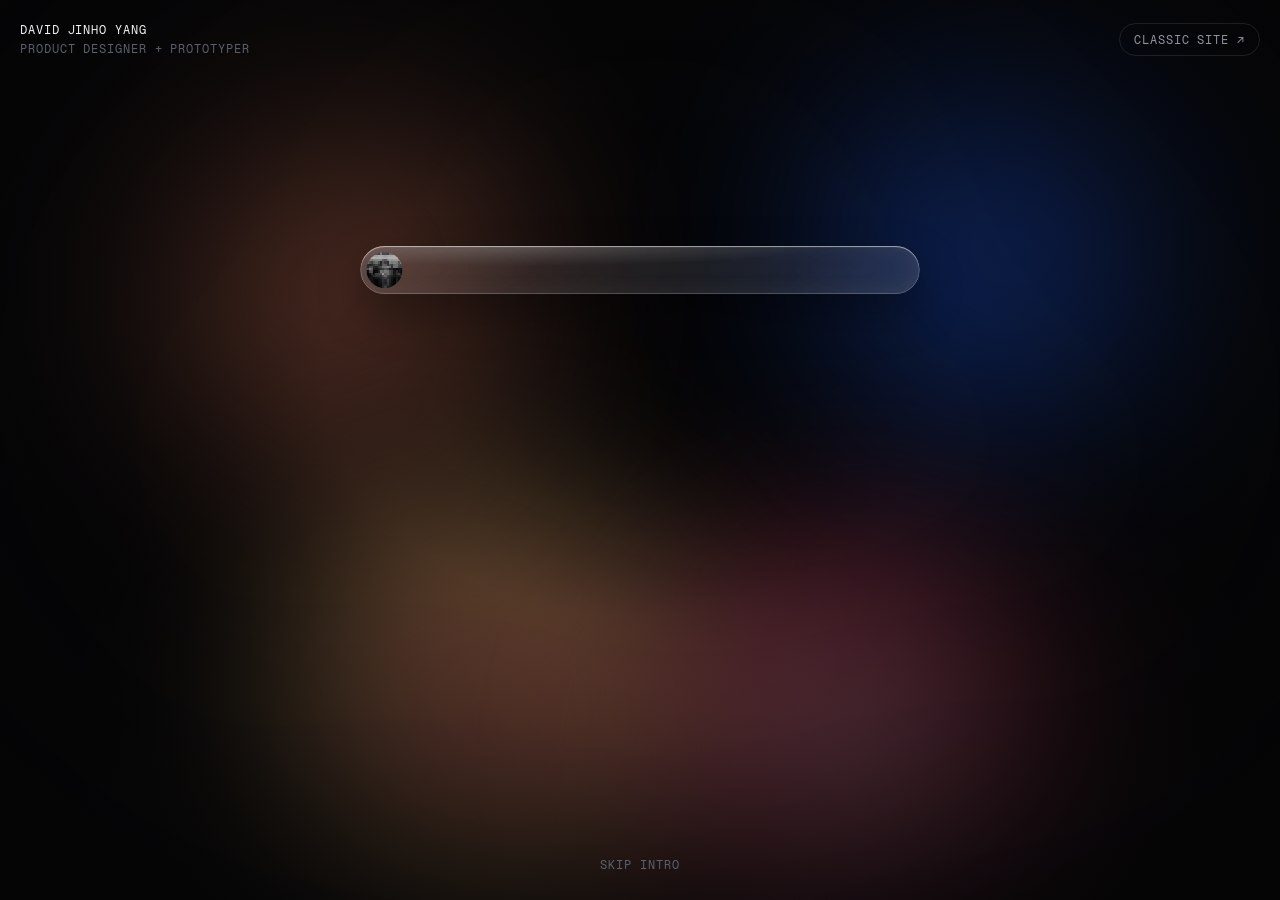
<file: spatial/index.html>
<!doctype html>
<html lang="en">
<head>
<meta charset="utf-8">
<meta name="viewport" content="width=device-width, initial-scale=1, viewport-fit=cover">
<title>David Jinho Yang · Spatial</title>
<meta name="description" content="David Jinho Yang designs products, AI agents and spatial experiences.">
<meta name="theme-color" content="#050506">
<link rel="icon" href="data:,">
<style>
  @font-face{ font-family:'Geist'; src:url('../fonts/Geist-Regular.woff2') format('woff2'); font-weight:400; font-display:swap; }
  @font-face{ font-family:'Geist'; src:url('../fonts/Geist-Medium.woff2') format('woff2'); font-weight:500; font-display:swap; }
  @font-face{ font-family:'Geist Mono'; src:url('../fonts/GeistMono-Regular.woff2') format('woff2'); font-weight:400; font-display:swap; }
  @font-face{ font-family:'Geist Mono'; src:url('../fonts/GeistMono-Medium.woff2') format('woff2'); font-weight:500; font-display:swap; }

  :root{ --bg:#050506; --ink:#f2f3f5; --soft:rgba(255,255,255,.66); --muted:#8e939e; --dim:#5b606b; --accent:#a9c1ff; }
  *{ box-sizing:border-box; }
  html, body{ margin:0; height:100%; background:var(--bg); color:var(--ink); overflow:hidden; }
  body{ font-family:'Geist', -apple-system, 'Helvetica Neue', Helvetica, Arial, sans-serif; -webkit-font-smoothing:antialiased; }
  a{ color:inherit; }
  .mono{ font-family:'Geist Mono', ui-monospace, monospace; font-size:11.5px; letter-spacing:.08em; text-transform:uppercase; }

  /* ---------- backdrop: the work itself ----------
     At rest, a slow aurora in the four project colours; the one on air in the island glows a little brighter.
     Point at a project and its own footage takes over, blurred and smeared sideways, so the glass glows with it. */
  .space{ position:fixed; inset:0; overflow:hidden; pointer-events:none; }
  .aurora{ position:absolute; inset:-10%; opacity:0; transition:opacity 2.4s ease; }
  .ready .aurora{ opacity:1; }
  .blob{ position:absolute; width:52vmax; height:52vmax; border-radius:50%; filter:blur(80px); opacity:.42; scale:1; transition:opacity 1.6s ease, scale 2s ease; }
  .blob.claude{ left:8%; top:4%; background:radial-gradient(circle, #d97757, transparent 62%); animation:drift-a 27s ease-in-out infinite alternate; }
  .blob.chance-ai{ right:4%; top:0; background:radial-gradient(circle, #1d5fff, transparent 62%); animation:drift-b 31s ease-in-out infinite alternate; }
  .blob.inyun{ left:18%; bottom:-6%; background:radial-gradient(circle, #e8456b, #f5b96e 30%, transparent 62%); animation:drift-b 35s ease-in-out infinite alternate-reverse; }
  .blob.ekpyrosis{ right:14%; bottom:-10%; background:radial-gradient(circle, #ffd1dc, #d9476b 28%, transparent 62%); animation:drift-a 29s ease-in-out infinite alternate-reverse; }
  .space[data-live="claude"] .blob.claude, .space[data-live="chance-ai"] .blob.chance-ai,
  .space[data-live="inyun"] .blob.inyun, .space[data-live="ekpyrosis"] .blob.ekpyrosis{ opacity:.72; scale:1.18; }
  @keyframes drift-a{ to{ transform:translate(9vmax, 7vmax); } }
  @keyframes drift-b{ to{ transform:translate(-8vmax, 6vmax); } }
  .footage{ position:absolute; left:50%; top:calc(var(--island-top, 36vh) + 14vh); width:min(150vmin, 1500px); height:120vh; transform:translate(-50%, -50%); }
  .footage > *{ position:absolute; left:50%; top:50%; height:100%; width:auto; max-width:none; transform:translate(-50%, -50%) scaleX(2.1) scaleY(1.05);
    filter:blur(46px) saturate(1.6) brightness(.62) contrast(1.15); opacity:0; transition:opacity 1s ease; }
  .footage img{ width:70%; height:auto; transform:translate(-50%, -50%) scaleX(1.4) scaleY(2.6); }
  .footage > .on{ opacity:.85; }
  .wash{ position:absolute; inset:0; mix-blend-mode:color; opacity:0; transition:opacity 1s ease; }
  .wash.on{ opacity:.85; }
  .open .liquid{ background:linear-gradient(180deg, rgba(255,255,255,.12), rgba(255,255,255,.03) 65%), linear-gradient(rgba(10,10,14,.42), rgba(10,10,14,.42)); }
  .vignette{ position:absolute; inset:0; background:radial-gradient(ellipse 70% 75% at 50% calc(var(--island-top, 36vh) + 12vh), rgba(5,5,6,0) 35%, rgba(5,5,6,.65) 75%, #050506); }

  /* ---------- chrome ---------- */
  .top{ position:fixed; left:0; right:0; top:0; display:flex; justify-content:space-between; align-items:center; padding:22px max(20px, env(safe-area-inset-left)); z-index:6; }
  .top .name{ color:var(--ink); text-decoration:none; }
  .top .name span{ display:block; color:var(--dim); margin-top:4px; }
  .top a.classic{ white-space:nowrap; color:var(--muted); text-decoration:none; padding:8px 14px; border-radius:999px; border:1px solid rgba(255,255,255,.1); transition:color .2s, border-color .2s; }
  .top a.classic:hover{ color:var(--ink); border-color:rgba(255,255,255,.25); }
  .bottom{ position:fixed; left:0; right:0; bottom:0; display:flex; justify-content:center; flex-wrap:wrap; gap:8px 22px; padding:22px 20px max(22px, env(safe-area-inset-bottom)); z-index:2; color:var(--dim); }
  .bottom button, .bottom a{ font:inherit; letter-spacing:inherit; text-transform:inherit; background:none; border:0; color:inherit; cursor:pointer; padding:6px 2px; text-decoration:none; transition:color .2s; }
  .bottom button:hover, .bottom a:hover{ color:var(--ink); }
  .bottom .after{ display:none; }
  .done .bottom .during{ display:none; }
  .done .bottom .after{ display:inline-block; }
  .top, .bottom{ opacity:0; transition:opacity 1.2s ease .4s; }
  .ready .top, .ready .bottom{ opacity:1; }
  .expanded .bottom{ opacity:0; pointer-events:none; }

  /* lines that keep turning under the island once the projects are up */
  .caption{ position:fixed; left:50%; transform:translateX(-50%); width:min(520px, calc(100vw - 40px)); margin:0; text-align:center; z-index:2;
    font-size:13px; line-height:1.5; color:var(--muted); opacity:0; transition:opacity .6s ease; pointer-events:none; }
  .caption.on{ opacity:1; }
  .caption .mono{ font-size:10.5px; color:var(--dim); }
  .open .caption, .expanded .caption{ opacity:0 !important; }

  /* ---------- liquid glass ---------- */
  .liquid{ position:fixed; inset:0; z-index:3; pointer-events:none; clip-path:path('M0 0Z');
    -webkit-backdrop-filter:blur(26px) saturate(170%) brightness(1.15); backdrop-filter:blur(26px) saturate(170%) brightness(1.15);
    background:linear-gradient(180deg, rgba(255,255,255,.14), rgba(255,255,255,.04) 65%), linear-gradient(rgba(10,10,14,.26), rgba(10,10,14,.26)); }
  /* the rim catches the light from wherever the pointer is */
  .rim{ position:fixed; z-index:4; pointer-events:none; left:0; top:0; --hx:0px; --hy:1px; --px:30%; --py:0%; --la:140deg;
    box-shadow:inset var(--hx) var(--hy) 1px rgba(255,255,255,.5), inset calc(var(--hx) * -1) calc(var(--hy) * -1) 1px rgba(255,255,255,.10),
      inset 0 0 24px rgba(255,255,255,.07), inset 0 0 0 .5px rgba(255,255,255,.22), 0 18px 44px rgba(0,0,0,.35); }
  .rim::before{ content:''; position:absolute; inset:0; border-radius:inherit;
    background:radial-gradient(90% 70% at var(--px) var(--py), rgba(255,255,255,.16), rgba(255,255,255,0) 60%),
      linear-gradient(var(--la), rgba(255,255,255,.10), rgba(255,255,255,0) 34%, rgba(255,255,255,0) 74%, rgba(255,255,255,.05)); }
  .rim.island{ opacity:0; transition:opacity .5s ease; }
  .ready .rim.island{ opacity:1; }

  .island-c{ position:fixed; z-index:5; left:0; top:0; overflow:hidden; }
  .photo{ position:absolute; left:6px; top:50%; width:36px; height:36px; margin-top:-18px; border-radius:50%; overflow:hidden;
    filter:grayscale(1) contrast(1.06) brightness(.92); transition:opacity .45s ease, transform .6s cubic-bezier(.34,1.32,.5,1); }
  .photo canvas{ width:100%; height:100%; display:block; image-rendering:pixelated; }
  .is-icons .photo{ opacity:0; transform:scale(.6); }

  .say{ margin:0; position:absolute; left:56px; right:22px; top:50%; transform:translateY(-50%); font-size:14.5px; line-height:1.5; letter-spacing:.005em; color:var(--soft); }
  .say .w{ display:inline-block; opacity:0; filter:blur(5px); transform:translateY(4px); transition:opacity .5s ease, filter .5s ease, transform .5s cubic-bezier(.32,.72,0,1); transition-delay:calc(var(--i) * 40ms); }
  .say.in .w{ opacity:1; filter:none; transform:none; }
  .say.out .w{ opacity:0; filter:blur(4px); transform:translateY(-3px); transition-duration:.35s; transition-delay:calc(var(--i) * 10ms); }
  .say .w.em{ color:#fff; }

  /* the project bar: four icons, then a live activity like the island on a phone */
  .bar{ position:absolute; left:0; top:0; height:100%; display:flex; align-items:center; gap:8px; padding:0 6px; white-space:nowrap; }
  .ico{ position:relative; width:40px; height:40px; flex:0 0 40px; border-radius:50%; border:0; padding:0; cursor:pointer; color:inherit; touch-action:manipulation;
    background:rgba(255,255,255,.04); box-shadow:inset 0 .5px 0 rgba(255,255,255,.18), inset 0 0 0 .5px rgba(255,255,255,.06);
    display:flex; align-items:center; justify-content:center; opacity:0; transform:scale(.4); -webkit-user-select:none; user-select:none; -webkit-touch-callout:none;
    transition:opacity .4s ease, transform .55s cubic-bezier(.34,1.32,.5,1), background .25s ease, box-shadow .3s ease; transition-delay:calc(var(--i) * 70ms + .2s); }
  .is-icons .ico{ opacity:1; transform:none; }
  .ico svg{ width:21px; height:21px; display:block; transition:transform .35s cubic-bezier(.34,1.32,.5,1); }
  .ico:hover svg, .ico.on svg, .ico:focus-visible svg{ transform:scale(1.14); }
  .ico.on{ background:rgba(255,255,255,.12); }
  .ico.live:not(.on){ box-shadow:inset 0 .5px 0 rgba(255,255,255,.18), inset 0 0 0 1px rgba(255,255,255,.22); }
  .ico:focus-visible{ outline:1.5px solid var(--accent); outline-offset:2px; }
  body:not(.is-icons) .ico{ pointer-events:none; transition-delay:0s; }
  /* holding fills a ring around the icon */
  .ico::after{ content:''; position:absolute; inset:-3px; border-radius:50%; pointer-events:none; opacity:0;
    background:conic-gradient(#fff calc(var(--hold, 0) * 1turn), transparent 0); -webkit-mask:radial-gradient(closest-side, transparent calc(100% - 2px), #000 calc(100% - 1.5px)); mask:radial-gradient(closest-side, transparent calc(100% - 2px), #000 calc(100% - 1.5px)); }
  .ico.holding::after{ opacity:.9; }

  .sep{ width:1px; height:22px; margin:0 4px; background:rgba(255,255,255,.12); opacity:0; transition:opacity .4s ease .5s; }
  .act{ position:relative; width:var(--actw, 206px); height:40px; opacity:0; transition:opacity .4s ease .55s; }
  .is-icons .sep, .is-icons .act{ opacity:1; }
  .act-in{ position:absolute; inset:0; display:flex; align-items:center; gap:10px; padding-right:12px; transition:opacity .3s ease, transform .4s cubic-bezier(.32,.72,0,1); }
  .act-in.leave{ opacity:0; transform:translateY(-6px); }
  .act-in.enter{ opacity:0; transform:translateY(6px); }
  .act .glyph{ width:26px; height:26px; flex:0 0 26px; position:relative; }
  .act .txt{ min-width:0; display:flex; flex-direction:column; gap:2px; }
  .act .lbl{ font-size:9.5px; color:var(--muted); }
  .act .lbl i{ display:inline-block; width:5px; height:5px; border-radius:50%; background:#5ee08a; margin-right:6px; vertical-align:1px; animation:pulse 1.6s ease-in-out infinite; font-style:normal; }
  @keyframes pulse{ 50%{ opacity:.35; } }
  .act .val{ font-size:12.5px; color:var(--ink); overflow:hidden; text-overflow:ellipsis; white-space:nowrap; }
  /* tiny live scenes, one per project */
  .g-branch path{ fill:none; stroke:#d97757; stroke-width:1.6; stroke-linecap:round; stroke-dasharray:30; stroke-dashoffset:30; animation:draw 2.4s ease-out infinite; }
  .g-branch path:nth-child(2){ animation-delay:.35s; } .g-branch path:nth-child(3){ animation-delay:.7s; }
  .g-branch circle{ fill:#d97757; }
  @keyframes draw{ 40%, 100%{ stroke-dashoffset:0; } }
  .g-build{ display:flex; align-items:center; }
  .g-build b{ display:block; width:26px; height:4px; border-radius:2px; background:rgba(255,255,255,.12); overflow:hidden; position:relative; }
  .g-build b::after{ content:''; position:absolute; inset:0; background:linear-gradient(90deg, #9db8ff, #1d5fff); transform-origin:0 50%; animation:fill 2.6s cubic-bezier(.4,0,.2,1) infinite; }
  @keyframes fill{ from{ transform:scaleX(.08); } 80%, to{ transform:scaleX(1); } }
  .g-pair span{ position:absolute; top:7px; width:12px; height:12px; border-radius:50%; filter:blur(.3px); }
  .g-pair span:first-child{ left:0; background:radial-gradient(circle at 35% 30%, #ffd7c2, #f5b96e 50%, #e8456b); animation:meet-l 2.4s ease-in-out infinite alternate; }
  .g-pair span:last-child{ right:0; background:radial-gradient(circle at 35% 30%, #c9d6ff, #8fb0ff 50%, #6b5bd9); animation:meet-r 2.4s ease-in-out infinite alternate; }
  @keyframes meet-l{ to{ transform:translateX(5px); } } @keyframes meet-r{ to{ transform:translateX(-5px); } }
  .g-orb{ border-radius:50%; background:radial-gradient(circle, #fff, #ffd1dc 30%, rgba(217,71,107,.6) 60%, transparent 72%); animation:breathe 3.2s ease-in-out infinite; }
  @keyframes breathe{ 50%{ transform:scale(.72); opacity:.75; } }

  /* ---------- the card that drips out ---------- */
  .card{ position:fixed; z-index:4; left:0; top:0; overflow:hidden; text-decoration:none; color:var(--ink); display:block; opacity:0; pointer-events:none;
    transition:opacity .16s ease; -webkit-user-select:none; user-select:none; -webkit-touch-callout:none; }
  .card.live{ pointer-events:auto; }
  .card.show{ opacity:1; transition:opacity .35s ease .3s; }
  .card.show.swap{ transition:opacity .25s ease .1s; }
  .card .media{ position:relative; height:150px; margin:6px 6px 0; border-radius:18px; overflow:hidden; }
  .card .media .phone{ position:absolute; left:50%; top:16px; width:80px; margin-left:-40px; border-radius:14px; overflow:hidden; box-shadow:0 12px 30px rgba(0,0,0,.45), 0 0 0 .5px rgba(255,255,255,.12); }
  .card .media .phone video, .card .media .phone img{ display:block; width:100%; }
  .card .media .desk{ position:absolute; left:18px; right:-30px; top:18px; border-radius:9px; overflow:hidden; box-shadow:0 12px 30px rgba(0,0,0,.4); }
  .card .media .desk img{ display:block; width:100%; }
  .card .body{ padding:14px 18px 0; }
  .card .co{ color:var(--muted); font-size:10.5px; }
  .card h2{ margin:7px 0 5px; font-size:16.5px; line-height:1.3; font-weight:500; letter-spacing:-.005em; }
  .card p{ margin:0; color:var(--muted); font-size:12.5px; line-height:1.5; }
  .card .foot{ display:flex; justify-content:space-between; align-items:center; gap:10px; padding:12px 18px 16px; font-size:10.5px; }
  .card .go{ color:var(--accent); }
  .card .go i{ font-style:normal; display:inline-block; transition:transform .25s ease; }
  .card:hover .go i{ transform:translateX(4px); }
  .card .hold{ position:relative; color:var(--dim); padding-bottom:5px; }
  .card .hold::after{ content:''; position:absolute; left:0; right:0; bottom:0; height:1.5px; border-radius:1px; background:#fff; transform-origin:0 50%; transform:scaleX(var(--hold, 0)); }
  .rim.drop{ opacity:0; transition:opacity .2s ease; }
  .rim.drop.on{ opacity:1; transition:opacity .3s ease .2s; }

  /* ---------- hold: the card swells into a sheet with the real thing inside ---------- */
  .sheet{ position:fixed; z-index:4; left:0; top:0; overflow:hidden; display:flex; flex-direction:column; opacity:0; pointer-events:none; transition:opacity .2s ease; }
  .expanded .sheet{ opacity:1; pointer-events:auto; transition:opacity .4s ease .35s; }
  .expanded .card{ opacity:0 !important; pointer-events:none !important; }
  .sheet-head{ display:flex; align-items:center; gap:14px; padding:14px 14px 10px 20px; }
  .sheet-head .t{ flex:1; min-width:0; }
  .sheet-head .co{ color:var(--muted); font-size:10.5px; }
  .sheet-head h2{ margin:4px 0 0; font-size:15px; font-weight:500; white-space:nowrap; overflow:hidden; text-overflow:ellipsis; }
  .sheet-head a.go{ color:var(--accent); font-size:10.5px; text-decoration:none; white-space:nowrap; }
  .sheet-head button{ width:30px; height:30px; border-radius:50%; border:0; cursor:pointer; color:var(--ink); font-size:15px; line-height:1;
    background:rgba(255,255,255,.08); box-shadow:inset 0 .5px 0 rgba(255,255,255,.2); }
  .sheet-head button:hover{ background:rgba(255,255,255,.16); }
  .sheet-body{ position:relative; flex:1; margin:0 8px 8px; border-radius:18px; overflow:hidden; background:rgba(0,0,0,.35); }
  .sheet-body iframe{ position:absolute; inset:0; width:100%; height:100%; border:0; background:#0b0b0e; }
  .sheet-body video{ position:absolute; left:50%; top:50%; height:94%; transform:translate(-50%, -50%); border-radius:22px; box-shadow:0 20px 50px rgba(0,0,0,.5); }

  @media (prefers-reduced-motion: reduce){
    .blob, .g-branch path, .g-build b::after, .g-pair span, .g-orb, .act .lbl i{ animation:none !important; }
    .say .w, .ico, .photo{ transition-duration:.01s !important; transition-delay:0s !important; }
  }
  @media (max-width:560px){ .say{ font-size:13.5px; } }
</style>
</head>
<body>
<div class="space" id="space" aria-hidden="true">
  <div class="aurora"><div class="blob claude"></div><div class="blob chance-ai"></div><div class="blob inyun"></div><div class="blob ekpyrosis"></div></div>
  <div class="footage" id="footage"></div>
  <div class="wash" data-slug="claude" style="background:linear-gradient(135deg,#ffb08a,#c15f3c)"></div>
  <div class="wash" data-slug="chance-ai" style="background:linear-gradient(135deg,#9db8ff,#1d5fff)"></div>
  <div class="wash" data-slug="inyun" style="background:linear-gradient(135deg,#f5b96e,#e8456b)"></div>
  <div class="wash" data-slug="ekpyrosis" style="background:linear-gradient(135deg,#ffd1dc,#d9476b)"></div>
  <div class="vignette"></div>
</div>

<header class="top">
  <a class="name mono" href="../">David Jinho Yang<span>Product designer + prototyper</span></a>
  <a class="classic mono" href="../">Classic site ↗</a>
</header>

<div class="liquid" id="liquid" aria-hidden="true"></div>
<div class="rim island" id="rimIsland" aria-hidden="true"></div>
<div class="rim drop" id="rimDrop" aria-hidden="true"></div>
<main class="island-c" id="island">
  <div class="photo"><canvas id="pix" width="72" height="72" aria-label="David Jinho Yang" role="img"></canvas></div>
  <p class="say" id="say" aria-live="polite"></p>
  <div class="bar" id="bar"><nav class="icons" id="icons" aria-label="Latest projects" style="display:flex;gap:8px"></nav><span class="sep"></span><div class="act" id="act" aria-live="off"></div></div>
</main>
<a class="card" id="card" href="#" tabindex="-1"></a>
<section class="sheet" id="sheet" aria-label="Project preview"></section>
<p class="caption" id="caption"></p>

<footer class="bottom mono">
  <button type="button" class="during" id="skip">Skip intro</button>
  <button type="button" class="after" id="replay">Replay intro</button>
  <a class="after" href="mailto:jy3424@nyu.edu">Email</a>
  <a class="after" href="https://www.linkedin.com/in/david-yang-3916671b6/" target="_blank" rel="noopener">LinkedIn</a>
  <a class="after" href="../files/David-Yang-Resume.pdf" target="_blank" rel="noopener">Resume</a>
</footer>

<script>
(function(){
  var reduce = window.matchMedia && window.matchMedia('(prefers-reduced-motion: reduce)').matches;
  var hover = window.matchMedia && window.matchMedia('(hover: hover)').matches;
  var root = document.documentElement, body = document.body;
  var liquid = document.getElementById('liquid'), rimI = document.getElementById('rimIsland'), rimD = document.getElementById('rimDrop');
  var island = document.getElementById('island'), say = document.getElementById('say'), iconsEl = document.getElementById('icons');
  var bar = document.getElementById('bar'), act = document.getElementById('act'), caption = document.getElementById('caption');
  var card = document.getElementById('card'), sheet = document.getElementById('sheet'), space = document.getElementById('space'), footage = document.getElementById('footage');

  // the opening is short: one line about the work, then the projects; the rest keeps turning underneath
  var opening = ['I design <em>products, AI agents,</em> and <em>spatial experiences.</em>', 'Here are my <em>latest projects.</em>'];
  var turning = [
    '<span class="mono">' + (hover ? 'Hover a project · hold to try it' : 'Tap a project · hold to try it') + '</span>',
    'I\'ve lately been exploring the intersection of affective computing and brain-computer interfaces.',
    'I make music, travel, and make films in my free time.'
  ];

  // the Claude spark, the same uneven rays as the case study banner
  function spark(color){
    var lens = [40, 33, 44, 30, 42, 35, 46, 31, 41, 37, 44], rays = '';
    lens.forEach(function(l, i){
      var a = (i / lens.length) * Math.PI * 2 + (i % 2 ? .06 : -.04) - Math.PI / 2;
      rays += '<line x1="'+(50 + Math.cos(a) * 5).toFixed(1)+'" y1="'+(50 + Math.sin(a) * 5).toFixed(1)+'" x2="'+(50 + Math.cos(a) * l).toFixed(1)+'" y2="'+(50 + Math.sin(a) * l).toFixed(1)+'"/>';
    });
    return '<svg viewBox="0 0 100 100" aria-hidden="true"><g stroke="'+color+'" stroke-width="8.5" stroke-linecap="round">'+rays+'</g></svg>';
  }
  var projects = [
    { slug:'claude', company:'Claude', title:'Side Quests: wander off, never lose the main story',
      blurb:'Highlight a phrase in Claude\'s answer, ask about it on the side, then decide what to keep.',
      icon:spark('#D97757'),
      media:'<div class="desk"><img src="../images/claude/desktop-side-chat.jpg" alt=""></div>',
      bg:'radial-gradient(ellipse 80% 90% at 50% 20%, rgba(217,119,87,.35), rgba(217,119,87,0) 70%), #1c1714',
      footage:{ img:'../images/claude/desktop-side-chat.jpg' },
      proto:'../claude-prototype/hero.html', hold:'Hold to try it',
      live:{ glyph:'<svg class="g-branch" viewBox="0 0 26 26"><path d="M5 22V4"/><path d="M5 15c0-4 4-5 9-5"/><path d="M5 9c0-3 6-4 14-4"/><circle cx="5" cy="22" r="2"/></svg>', lbl:'Side quest', val:'“packed by mid-morning”' } },
    { slug:'chance-ai', company:'Chance AI x AStudio', title:'Reimagining Visual Agent',
      blurb:'Redesigning how people find, create and share visual skills in a visual AI agent.',
      icon:'<svg viewBox="0 0 32 32" aria-hidden="true"><defs><linearGradient id="gc" x1="0" y1="0" x2="1" y2="1"><stop offset="0" stop-color="#9db8ff"/><stop offset="1" stop-color="#1d5fff"/></linearGradient></defs><circle cx="16" cy="16" r="11" fill="none" stroke="url(#gc)" stroke-width="3"/><circle cx="16" cy="16" r="4.2" fill="url(#gc)"/><circle cx="20.5" cy="11.5" r="1.6" fill="#fff" opacity=".85"/></svg>',
      media:'<div class="phone"><video src="../images/chance/chance-demo.mp4" poster="../images/chance/chance-demo-poster.jpg" muted loop playsinline preload="none"></video></div>',
      bg:'linear-gradient(135deg, #0a1730, #1d5fff 70%, #9db8ff)',
      footage:{ video:'../images/chance/chance-demo.mp4' },
      proto:'../chance-prototype/', hold:'Hold to try it',
      live:{ glyph:'<div class="g-build" style="height:26px"><b></b></div>', lbl:'Building', val:'Wardrobe Analyzer' } },
    { slug:'inyun', company:'INYUN', title:'A matching experience built on real-time collaboration',
      blurb:'Strangers get to know each other by sketching together, not by swiping through profiles.',
      icon:'<svg viewBox="0 0 32 32" aria-hidden="true"><defs><radialGradient id="gi" cx=".35" cy=".3" r=".9"><stop offset="0" stop-color="#ffd7c2"/><stop offset=".45" stop-color="#f5b96e"/><stop offset="1" stop-color="#e8456b"/></radialGradient></defs><path d="M16.4 4.5c5.6.2 10.6 4.4 10.9 10.2.3 6-4.6 12.4-11 12.8C9.9 27.9 4.6 23 4.7 16.6 4.8 10 10 4.3 16.4 4.5z" fill="url(#gi)"/></svg>',
      media:'<div class="phone"><video src="../images/inyun/inyun-duo-david.mp4" poster="../images/inyun/inyun-duo-david-poster.jpg" muted loop playsinline preload="none"></video></div>',
      bg:'radial-gradient(ellipse 60% 90% at 30% 50%, rgba(232,69,107,.45), transparent 70%), radial-gradient(ellipse 60% 90% at 75% 40%, rgba(245,185,110,.35), transparent 70%), #120d0f',
      footage:{ video:'../images/inyun/inyun-duo-david.mp4' },
      watch:'../images/inyun/inyun-duo-david.mp4', hold:'Hold to watch',
      live:{ glyph:'<div class="g-pair"><span></span><span></span></div>', lbl:'Pairing', val:'with Rin · drawing together' } },
    { slug:'ekpyrosis', company:'Ekpyrosis', title:'An installation where emotions become light and space',
      blurb:'You name a feeling on your phone, and the room answers in light.',
      icon:'<svg viewBox="0 0 32 32" aria-hidden="true"><defs><radialGradient id="ge" cx=".5" cy=".5" r=".5"><stop offset="0" stop-color="#fff"/><stop offset=".35" stop-color="#ffd1dc"/><stop offset=".7" stop-color="#d9476b" stop-opacity=".55"/><stop offset="1" stop-color="#d9476b" stop-opacity="0"/></radialGradient></defs><circle cx="16" cy="16" r="14" fill="url(#ge)"/></svg>',
      media:'<div class="phone"><video src="../images/ekpyrosis/ekpyrosis-demo.mp4" poster="../images/ekpyrosis/ekpyrosis-demo-poster.jpg" muted loop playsinline preload="none"></video></div>',
      bg:'radial-gradient(circle at 50% 45%, rgba(255,209,220,.28), transparent 60%), #0a0a0a',
      footage:{ video:'../images/ekpyrosis/ekpyrosis-demo.mp4' },
      watch:'../images/ekpyrosis/ekpyrosis-demo.mp4', hold:'Hold to watch',
      live:{ glyph:'<div class="g-orb" style="width:26px;height:26px"></div>', lbl:'Transforming', val:'exhaustion → peace' } }
  ];
  iconsEl.innerHTML = projects.map(function(p, i){
    return '<button type="button" class="ico" style="--i:'+i+'" data-i="'+i+'" aria-label="'+p.company+': '+p.title+'">'+p.icon+'</button>';
  }).join('');
  var icos = iconsEl.querySelectorAll('.ico');
  footage.innerHTML = projects.map(function(p){
    return p.footage.video ? '<video data-slug="'+p.slug+'" src="'+p.footage.video+'" muted loop playsinline preload="none"></video>' : '<img data-slug="'+p.slug+'" src="'+p.footage.img+'" alt="">';
  }).join('');

  // ---------- the pixelated portrait ----------
  var img = new Image(), pix = document.getElementById('pix'), pctx = pix.getContext('2d');
  var off = document.createElement('canvas'), octx = off.getContext('2d');
  function pixelate(n){
    if(!img.complete || !img.naturalWidth) return;
    off.width = n; off.height = n; octx.drawImage(img, 0, 0, n, n);
    pctx.imageSmoothingEnabled = false; pctx.clearRect(0, 0, 72, 72); pctx.drawImage(off, 0, 0, n, n, 0, 0, 72, 72);
  }
  function resolvePortrait(){
    var steps = [3, 5, 8, 12, 16], k = 0;
    (function next(){ pixelate(steps[k]); if(++k < steps.length) setTimeout(next, reduce ? 0 : 110); })();
  }
  img.onload = function(){ pixelate(3); };
  img.src = '../images/headshot.jpg';

  // ---------- springs ----------
  function S(v, k, c){ return { v:v, t:v, vel:0, k:k, c:c }; }
  var B = { w:S(8, 190, 24), h:S(8, 190, 24) };                                     // the island
  var D = { x:S(0, 230, 22), y:S(0, 200, 19), w:S(0, 230, 22), h:S(0, 230, 22) };   // the drop
  var springs = [B.w, B.h, D.x, D.y, D.w, D.h];
  var dropAlive = false, running = false, last = 0;
  function to(s, t){ s.t = t; if(reduce){ s.v = t; s.vel = 0; } kick(); }
  function jump(s, t){ s.t = t; s.v = t; s.vel = 0; }
  function kick(){ if(!running){ running = true; last = performance.now(); requestAnimationFrame(frame); } }
  function frame(now){
    var dt = Math.min(.032, (now - last) / 1000); last = now;
    var moving = false;
    springs.forEach(function(s){
      var a = s.k * (s.t - s.v) - s.c * s.vel;
      s.vel += a * dt; s.v += s.vel * dt;
      if(Math.abs(s.t - s.v) > .05 || Math.abs(s.vel) > .05) moving = true; else { s.v = s.t; s.vel = 0; }
    });
    render();
    if(moving) requestAnimationFrame(frame); else running = false;
  }

  function topY(){ return Math.round(window.innerHeight * (window.innerWidth <= 560 ? .26 : .3)); }
  function rr(x, y, w, h, r){
    r = Math.max(0, Math.min(r, w / 2, h / 2));
    return 'M'+(x + r)+' '+y+'H'+(x + w - r)+'A'+r+' '+r+' 0 0 1 '+(x + w)+' '+(y + r)+'V'+(y + h - r)+'A'+r+' '+r+' 0 0 1 '+(x + w - r)+' '+(y + h)+
      'H'+(x + r)+'A'+r+' '+r+' 0 0 1 '+x+' '+(y + h - r)+'V'+(y + r)+'A'+r+' '+r+' 0 0 1 '+(x + r)+' '+y+'Z';
  }
  function place(el, x, y, w, h, r){ el.style.transform = 'translate('+x+'px,'+y+'px)'; el.style.width = w + 'px'; el.style.height = h + 'px'; el.style.borderRadius = r + 'px'; }
  var NECK = 30;   // past this gap the drop lets go of the island
  function render(){
    var cx = window.innerWidth / 2, cy = topY();
    var bw = Math.max(0, B.w.v), bh = Math.max(0, B.h.v), br = Math.min(bh / 2, 26);
    var bx = cx - bw / 2, by = cy - bh / 2;
    var d = rr(bx, by, bw, bh, br);
    place(rimI, bx, by, bw, bh, br); place(island, bx, by, bw, bh, br);
    if(dropAlive){
      var dw = Math.max(0, D.w.v), dh = Math.max(0, D.h.v), dr = Math.min(dw / 2, dh / 2, 24);
      var dx = cx + D.x.v - dw / 2, dy = cy + D.y.v;
      d += rr(dx, dy, dw, dh, dr);
      place(rimD, dx, dy, dw, dh, dr); place(card, dx, dy, dw, dh, dr); place(sheet, dx, dy, dw, dh, dr);
      // the neck: two pinched curves joining the bottom of the island to the top of the drop
      var y1 = by + bh, y2 = dy, gap = y2 - y1;
      if(gap > -2 && gap < NECK && dw > 4){
        var k = 1 - Math.max(0, gap) / NECK;
        var nx = Math.max(bx + br, Math.min(bx + bw - br, cx + D.x.v));
        var m = Math.min(dw / 2, 22) * (.55 + .45 * k), w = m * Math.pow(k, 1.4) * .7, ym = (y1 + y2) / 2, h = y2 - y1;
        d += 'M'+(nx - m)+' '+(y1 - 3)+'C'+(nx - m * .9)+' '+(y1 + h * .35)+' '+(nx - w)+' '+(ym - h * .1)+' '+(nx - w)+' '+ym+
             'C'+(nx - w)+' '+(ym + h * .1)+' '+(nx - m * .9)+' '+(y2 - h * .35)+' '+(nx - m)+' '+(y2 + 3)+
             'H'+(nx + m)+'C'+(nx + m * .9)+' '+(y2 - h * .35)+' '+(nx + w)+' '+(ym + h * .1)+' '+(nx + w)+' '+ym+
             'C'+(nx + w)+' '+(ym - h * .1)+' '+(nx + m * .9)+' '+(y1 + h * .35)+' '+(nx + m)+' '+(y1 - 3)+'Z';
      }
    }
    liquid.style.clipPath = "path('" + d + "')";
    caption.style.top = (cy + bh / 2 + 22) + 'px';
  }

  // ---------- light that follows the pointer ----------
  function light(el, px, py){
    var r = el.getBoundingClientRect(); if(!r.width) return;
    var cx = r.left + r.width / 2, cy = r.top + r.height / 2, a = Math.atan2(py - cy, px - cx);
    // an inner shadow offset away from the light lands its bright edge on the side facing it
    el.style.setProperty('--hx', (-Math.cos(a)).toFixed(2) + 'px');
    el.style.setProperty('--hy', (-Math.sin(a)).toFixed(2) + 'px');
    el.style.setProperty('--la', (a * 180 / Math.PI + 90).toFixed(1) + 'deg');
    el.style.setProperty('--px', Math.max(-20, Math.min(120, (px - r.left) / r.width * 100)).toFixed(1) + '%');
    el.style.setProperty('--py', Math.max(-40, Math.min(140, (py - r.top) / r.height * 100)).toFixed(1) + '%');
  }
  var lightTick = false, lp = [0, 0];
  window.addEventListener('pointermove', function(e){
    lp = [e.clientX, e.clientY]; if(lightTick) return; lightTick = true;
    requestAnimationFrame(function(){ lightTick = false; light(rimI, lp[0], lp[1]); light(rimD, lp[0], lp[1]); });
  }, { passive:true });

  // ---------- island sizes ----------
  var DOT = 48, BAR_H = 52;
  function barWidth(){ return Math.min(640, window.innerWidth - 32); }
  function projectBarWidth(){
    act.style.setProperty('--actw', (window.innerWidth <= 420 ? Math.max(118, window.innerWidth - 32 - 12 - 4 * 40 - 3 * 8 - 26) : 206) + 'px');
    return bar.offsetWidth;
  }
  var measure = document.createElement('p');
  measure.className = 'say'; measure.style.cssText = 'position:absolute;visibility:hidden;top:0;left:0;right:auto;transform:none;';
  document.body.appendChild(measure);
  function heightFor(html){
    measure.style.width = (barWidth() - 78) + 'px'; measure.innerHTML = html;
    return Math.max(DOT, Math.ceil(measure.offsetHeight) + 24);
  }
  function setIsland(w, h){ to(B.w, w); to(B.h, h); }

  var token = 0;
  function wait(ms){ var t = token; return new Promise(function(res, rej){ setTimeout(function(){ t === token ? res() : rej('skip'); }, reduce ? Math.min(ms, 30) : ms); }); }
  function words(html){
    var out = [], i = 0;
    html.split(/(<em>.*?<\/em>)/).forEach(function(part){
      var em = /^<em>/.test(part); part = part.replace(/<\/?em>/g, '');
      part.split(/\s+/).filter(Boolean).forEach(function(w){ out.push('<span class="w'+(em ? ' em' : '')+'" style="--i:'+(i++)+'">'+w+'</span>'); });
    });
    return out.join(' ');
  }

  async function intro(){
    ++token;
    collapse(true); closeCard(true);
    body.classList.remove('done', 'is-icons'); stopCycle(); caption.classList.remove('on');
    say.innerHTML = ''; jump(B.w, 8); jump(B.h, 8); render();
    try{
      await wait(300);
      body.classList.add('ready');
      setIsland(DOT, DOT);
      resolvePortrait();
      await wait(800);
      for(var k = 0; k < opening.length; k++){
        setIsland(barWidth(), heightFor(opening[k]));
        await wait(k ? 300 : 450);
        say.className = 'say'; say.innerHTML = words(opening[k]);
        void say.offsetWidth; say.classList.add('in');
        await wait(k ? 1300 : 1900);
        say.classList.add('out');
        await wait(420);
        say.innerHTML = '';
      }
      setIsland(DOT, DOT);
      await wait(650);
      showProjects();
    } catch(e){}
  }
  function showProjects(){
    token++;
    try{ sessionStorage.setItem('spatialSeen', '1'); }catch(e){}
    say.innerHTML = ''; say.className = 'say';
    body.classList.add('ready', 'is-icons', 'done');
    setIsland(projectBarWidth(), BAR_H);
    pixelate(16);
    startCycle(); startCaption();
  }

  // ---------- live activities ----------
  var liveI = -1, cycleT = null, paused = false;
  function showActivity(i){
    if(i === liveI) return;
    liveI = i; var p = projects[i];
    icos.forEach(function(b, k){ b.classList.toggle('live', k === i); });
    space.setAttribute('data-live', p.slug);
    var old = act.querySelector('.act-in');
    var el = document.createElement('div'); el.className = 'act-in enter';
    el.innerHTML = '<div class="glyph">'+p.live.glyph+'</div><div class="txt"><span class="lbl mono"><i></i>'+p.live.lbl+'</span><span class="val">'+p.live.val+'</span></div>';
    act.appendChild(el);
    if(old){ old.classList.add('leave'); setTimeout(function(){ old.remove(); }, 400); }
    requestAnimationFrame(function(){ requestAnimationFrame(function(){ el.classList.remove('enter'); }); });
  }
  function startCycle(){ stopCycle(); showActivity(liveI < 0 ? 1 : liveI); cycleT = setInterval(function(){ if(!paused) showActivity((liveI + 1) % projects.length); }, reduce ? 6000 : 3800); }
  function stopCycle(){ clearInterval(cycleT); cycleT = null; }

  var capI = 0, capT = null;
  function startCaption(){
    clearInterval(capT); capI = 0; setCaption();
    capT = setInterval(function(){ capI = (capI + 1) % turning.length; caption.classList.remove('on'); setTimeout(setCaption, 600); }, 5200);
  }
  function setCaption(){ caption.innerHTML = turning[capI]; caption.classList.add('on'); }

  // ---------- backdrop footage ----------
  var washes = document.querySelectorAll('.wash');
  function showFootage(slug){
    washes.forEach(function(w){ w.classList.toggle('on', w.getAttribute('data-slug') === slug); });
    footage.querySelectorAll('[data-slug]').forEach(function(el){
      var on = el.getAttribute('data-slug') === slug;
      el.classList.toggle('on', on);
      if(el.tagName === 'VIDEO'){ if(on && !reduce){ var pr = el.play(); if(pr && pr.catch) pr.catch(function(){}); } else el.pause(); }
    });
  }

  // ---------- the droplet card ----------
  var current = -1, closeTimer = null, stageT = [], expanded = false;
  function later(fn, ms){ stageT.push(setTimeout(fn, reduce ? 0 : ms)); }
  function clearLater(){ stageT.forEach(clearTimeout); stageT = []; }
  function iconOffset(i){ var r = icos[i].getBoundingClientRect(); return r.left + r.width / 2 - window.innerWidth / 2; }
  function cardHtml(p){
    return '<div class="media" style="background:'+p.bg+'">'+p.media+'</div>' +
      '<div class="body"><div class="co mono">'+p.company+'</div><h2>'+p.title+'</h2><p>'+p.blurb+'</p></div>' +
      '<div class="foot mono"><span class="go">View case study <i>→</i></span><span class="hold">'+p.hold+'</span></div>';
  }
  function openCard(i){
    clearTimeout(closeTimer);
    if(expanded){ if(i !== current) expand(i); return; }
    if(i === current) return;
    var p = projects[i], was = current; current = i; clearLater();
    paused = true; body.classList.add('open');
    icos.forEach(function(b, k){ b.classList.toggle('on', k === i); });
    showActivity(i); showFootage(p.slug);
    var vw = window.innerWidth, w = Math.min(280, vw - 32), ix = iconOffset(i);
    var x = Math.max(-vw / 2 + 16 + w / 2, Math.min(vw / 2 - 16 - w / 2, ix));
    card.href = '../#work/' + p.slug;
    card.setAttribute('aria-label', p.company + ': ' + p.title + '. View case study');
    card.innerHTML = cardHtml(p);
    card.style.width = w + 'px'; card.style.height = 'auto'; card.style.transform = 'translate(-9999px,0)';
    var h = card.offsetHeight, y = BAR_H / 2 + NECK + 6;
    if(was < 0){
      dropAlive = true;
      jump(D.x, ix); jump(D.y, -12); jump(D.w, 24); jump(D.h, 24);
      to(D.y, y); to(D.w, 30); to(D.h, 30);
      later(function(){ to(D.x, x); to(D.w, w); to(D.h, h); }, 170);
    } else { to(D.x, x); to(D.y, y); to(D.w, w); to(D.h, h); }
    card.classList.toggle('swap', was >= 0);
    card.tabIndex = 0;
    card.classList.add('show'); rimD.classList.add('on');
    later(function(){ card.classList.add('live'); }, was < 0 ? 480 : 0);
    var v = card.querySelector('video'); if(v && !reduce){ var pr = v.play(); if(pr && pr.catch) pr.catch(function(){}); }
  }
  function closeCard(now){
    clearTimeout(closeTimer);
    function go(){
      if(current < 0 || expanded) return;
      var ix = iconOffset(current); current = -1; clearLater();
      icos.forEach(function(b){ b.classList.remove('on'); });
      card.classList.remove('show', 'swap', 'live'); card.tabIndex = -1; rimD.classList.remove('on');
      body.classList.remove('open'); paused = false; showFootage(null);
      var v = card.querySelector('video'); if(v) v.pause();
      to(D.w, 30); to(D.h, 30); to(D.x, ix);
      later(function(){ to(D.y, -12); to(D.w, 20); to(D.h, 20); }, 160);
      later(function(){ if(current < 0){ dropAlive = false; render(); } }, 900);
    }
    if(now === true) go(); else closeTimer = setTimeout(go, 160);
  }

  // ---------- hold: swell the card into a sheet with the real prototype ----------
  function sheetGeom(){
    var vw = window.innerWidth, vh = window.innerHeight, top = topY() + BAR_H / 2 + NECK + 6;
    return { w:Math.min(1080, vw - 24), h:Math.max(320, vh - top - 18), y:BAR_H / 2 + NECK + 6 };
  }
  function expand(i){
    var p = projects[i];
    if(current !== i){ expanded = false; openCard(i); }
    expanded = true; current = i; clearLater(); clearTimeout(closeTimer);
    body.classList.add('expanded', 'open'); paused = true;
    icos.forEach(function(b, k){ b.classList.toggle('on', k === i); });
    showActivity(i); showFootage(p.slug);
    var g = sheetGeom();
    to(D.x, 0); to(D.y, g.y); to(D.w, g.w); to(D.h, g.h);
    sheet.innerHTML = '<div class="sheet-head"><div class="t"><div class="co mono">'+p.company+'</div><h2>'+p.title+'</h2></div>' +
      '<a class="go mono" href="../#work/'+p.slug+'">Case study →</a><button type="button" aria-label="Close preview">×</button></div>' +
      '<div class="sheet-body">' + (p.proto ? '<iframe src="'+p.proto+'" title="'+p.company+' prototype"></iframe>' :
        '<video src="'+p.watch+'" autoplay muted loop playsinline></video>') + '</div>';
    sheet.querySelector('button').addEventListener('click', collapse);
    var f = sheet.querySelector('iframe'); if(f) f.addEventListener('load', function(){ fitFrame(f); });
    card.classList.remove('live');
  }
  // the prototypes are full pages; scale each one down until it fits the sheet without scrolling
  function fitFrame(f){
    try{
      var d = f.contentDocument; if(!d) return;
      var go = function(){
        d.documentElement.style.zoom = 1;
        var r = Math.min(f.clientHeight / d.documentElement.scrollHeight, f.clientWidth / d.documentElement.scrollWidth);
        d.documentElement.style.zoom = r < 1 ? Math.max(r, .55) : 1;
      };
      setTimeout(go, 250); setTimeout(go, 1200);
    } catch(e){}
  }
  function collapse(silent){
    if(!expanded) return;
    expanded = false; body.classList.remove('expanded');
    var keep = current; current = -1;
    sheet.innerHTML = '';
    if(silent === true){ dropAlive = false; body.classList.remove('open'); showFootage(null); paused = false; return; }
    current = -1; openCard(keep);
  }

  // press and hold on an icon or the card
  var holdT = null, holdStart = 0, holdEl = null, holdI = -1, held = false;
  function startHold(el, i){
    cancelHold(); holdEl = el; holdI = i; holdStart = performance.now(); held = false;
    (function tick(){
      var k = Math.min(1, (performance.now() - holdStart - 140) / 520);
      if(k > 0){ holdEl.classList.add('holding'); holdEl.style.setProperty('--hold', k.toFixed(3)); }
      if(k >= 1){ held = true; var at = holdI; cancelHold(); expand(at); return; }
      holdT = requestAnimationFrame(tick);
    })();
  }
  function cancelHold(){
    cancelAnimationFrame(holdT); holdT = null;
    if(holdEl){ holdEl.classList.remove('holding'); holdEl.style.removeProperty('--hold'); }
    holdEl = null;
  }

  icos.forEach(function(b, i){
    var openedByTouch = false;
    b.addEventListener('pointerenter', function(e){ if(e.pointerType === 'mouse') openCard(i); });
    b.addEventListener('pointerleave', function(e){ cancelHold(); if(e.pointerType === 'mouse') closeCard(); });
    b.addEventListener('pointerdown', function(e){ openedByTouch = e.pointerType !== 'mouse' && current !== i; startHold(b, i); });
    b.addEventListener('pointerup', cancelHold);
    b.addEventListener('pointercancel', cancelHold);
    b.addEventListener('contextmenu', function(e){ e.preventDefault(); });
    b.addEventListener('click', function(e){
      e.stopPropagation();
      if(held){ held = false; return; }
      if(expanded){ expand(i); return; }
      if(openedByTouch){ openedByTouch = false; openCard(i); return; }
      location.href = '../#work/' + projects[i].slug;
    });
    b.addEventListener('focus', function(){ openCard(i); });
  });
  card.addEventListener('pointerdown', function(){ if(current >= 0) startHold(card, current); });
  card.addEventListener('pointerup', cancelHold);
  card.addEventListener('pointercancel', cancelHold);
  card.addEventListener('contextmenu', function(e){ e.preventDefault(); });
  card.addEventListener('click', function(e){ if(held){ held = false; e.preventDefault(); } });
  card.addEventListener('mouseenter', function(){ clearTimeout(closeTimer); });
  card.addEventListener('mouseleave', function(){ cancelHold(); closeCard(); });
  document.addEventListener('click', function(e){
    if(expanded || current < 0) return;
    if(!card.contains(e.target) && !iconsEl.contains(e.target)) closeCard(true);
  });
  document.addEventListener('keydown', function(e){
    if(e.key === 'Escape'){ if(expanded) collapse(); else closeCard(true); }
    if((e.key === 'Enter' || e.key === ' ') && current >= 0 && !expanded && document.activeElement && document.activeElement.classList.contains('ico') && e.shiftKey){ e.preventDefault(); expand(current); }
  });
  window.addEventListener('resize', function(){
    root.style.setProperty('--island-top', topY() + 'px');
    if(expanded){ var g = sheetGeom(); to(D.w, g.w); to(D.h, g.h); to(D.y, g.y); }
    else if(body.classList.contains('is-icons')){ closeCard(true); setIsland(projectBarWidth(), BAR_H); }
    render();
  });
  root.style.setProperty('--island-top', topY() + 'px');

  document.getElementById('skip').addEventListener('click', function(){ showProjects(); });
  document.getElementById('replay').addEventListener('click', function(){ intro(); });

  render();
  var seen = false; try{ seen = sessionStorage.getItem('spatialSeen') === '1'; }catch(e){}
  if(seen || reduce){ body.classList.add('ready'); setIsland(DOT, DOT); setTimeout(function(){ pixelate(16); showProjects(); }, 300); }
  else intro();
})();
</script>
</body>
</html>
</file>
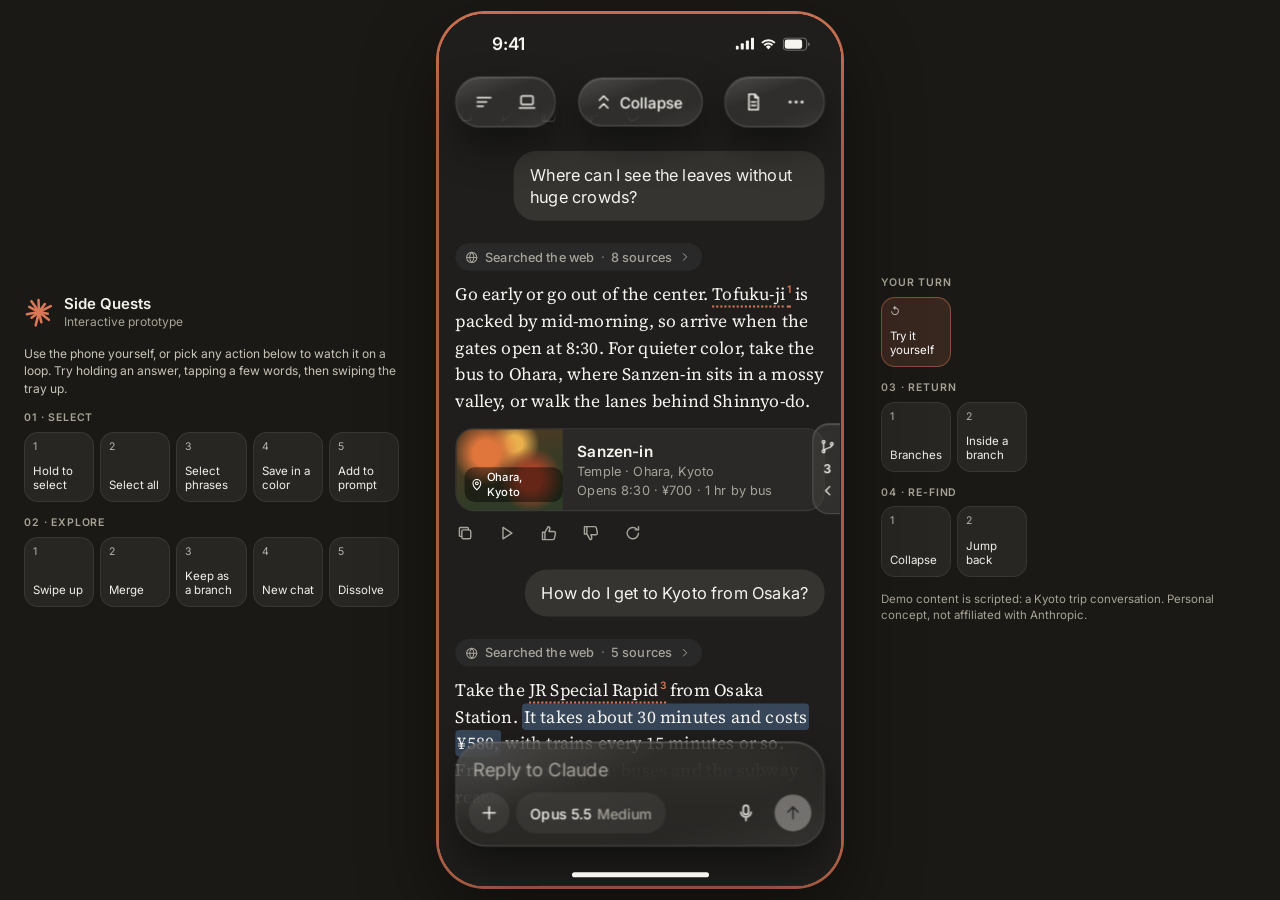
<file: claude-prototype/hero.html>
<!doctype html>
<html lang="en">
<head>
<meta charset="utf-8">
<meta name="viewport" content="width=device-width,initial-scale=1">
<title>Side Quests Prototype</title>
<link rel="preconnect" href="https://fonts.googleapis.com">
<link rel="preconnect" href="https://fonts.gstatic.com" crossorigin>
<link rel="stylesheet" href="https://fonts.googleapis.com/css2?family=Inter:wght@400;500;600&display=swap">
<style>
  /* The case study hero: the prototype in the middle, every action as a tile on either side */
  *{ box-sizing:border-box; }
  html, body{ margin:0; height:100%; overflow:hidden; background:#1A1915; color:#F4F1EA; font:14px/1.4 Inter, -apple-system, sans-serif; }
  .cq{ height:100vh; display:grid; grid-template-columns:minmax(0,1fr) auto minmax(0,1fr); gap:40px; align-items:center; padding:14px 24px; }
  .cq-side{ display:flex; flex-direction:column; gap:14px; width:100%; max-width:440px; }
  .cq-left{ justify-self:end; }
  .cq-right{ justify-self:start; }
  .cq-brand{ display:flex; align-items:center; gap:10px; }
  .cq-brand svg{ width:30px; height:30px; flex:0 0 auto; }
  .cq-brand b{ display:block; font-size:15px; font-weight:600; }
  .cq-brand span{ display:block; font-size:12px; color:#A8A396; }
  .cq-intro{ margin:0; font-size:12px; line-height:1.45; color:#C9C4B8; }
  .cq-group h4{ margin:0 0 6px; font-size:10.5px; font-weight:600; letter-spacing:.08em; text-transform:uppercase; color:#A8A396; }
  .cq-group ol{ list-style:none; margin:0; padding:0; display:grid; grid-template-columns:repeat(5, minmax(0,1fr)); gap:6px; }
  .tile{
    width:100%; aspect-ratio:1; display:flex; flex-direction:column; align-items:flex-start; justify-content:space-between; gap:4px; padding:8px;
    font:inherit; font-size:11.5px; line-height:1.2; text-align:left; color:#F4F1EA; cursor:pointer;
    border-radius:14px; background:rgba(255,255,255,.06); border:1px solid rgba(255,255,255,.08); transition:background .2s ease, border-color .2s ease;
  }
  .tile:hover{ background:rgba(255,255,255,.12); }
  .tile .n{ font-size:10.5px; opacity:.7; }
  .tile[aria-pressed="true"]{ background:#D97757; border-color:#D97757; color:#fff; }
  .tile:focus-visible{ outline:2px solid #D97757; outline-offset:2px; }
  .tile.try{ background:rgba(217,119,87,.16); border-color:rgba(217,119,87,.5); }
  .cq-note{ margin:0; font-size:11.5px; line-height:1.45; color:#A8A396; }
  .cq-phone{ height:calc(100vh - 28px); aspect-ratio:393/852; border-radius:min(5.4vh, 46px); overflow:hidden; background:#1F1E1D;
    box-shadow:0 30px 80px rgba(0,0,0,.45), 0 0 0 1px rgba(255,255,255,.08); transition:box-shadow .3s ease; }
  .cq-phone.live{ box-shadow:0 30px 80px rgba(0,0,0,.45), 0 0 0 3px #D97757; }
  .cq-phone iframe{ display:block; width:100%; height:100%; border:0; }
  /* narrow screens: the phone fills the hero, every tile in one scrolling row above it */
  @media (max-width:860px){
    .cq{ grid-template-columns:minmax(0,1fr); grid-template-rows:auto minmax(0,1fr); gap:12px; padding:12px 0 12px; align-items:stretch; }
    .cq-side{ display:contents; }
    .cq-brand, .cq-intro, .cq-note{ display:none; }
    .cq-strip{ grid-row:1; display:flex; gap:12px; overflow-x:auto; padding:0 16px 4px; scrollbar-width:none; }
    .cq-strip::-webkit-scrollbar{ display:none; }
    .cq-group{ flex:0 0 auto; }
    .cq-group ol{ display:flex; }
    .tile{ width:74px; }
    .cq-phone{ grid-row:2; justify-self:center; height:100%; max-height:calc(100vh - 120px); }
  }
  @media (min-width:861px){
    .cq-strip{ display:contents; }
    .cq-left{ grid-column:1; grid-row:1; }
    .cq-phone{ grid-column:2; grid-row:1; }
    .cq-right{ grid-column:3; grid-row:1; }
  }
</style>
</head>
<body>
<div class="cq">
  <div class="cq-strip">
    <aside class="cq-side cq-left" aria-label="Prototype guide">
      <div class="cq-brand"><svg viewBox="0 0 100 100" aria-hidden="true"><g stroke="#D97757" stroke-width="8.5" stroke-linecap="round" id="spark"></g></svg><div><b>Side Quests</b><span>Interactive prototype</span></div></div>
      <p class="cq-intro">Use the phone yourself, or pick any action below to watch it on a loop. Try holding an answer, tapping a few words, then swiping the tray up.</p>
      <nav class="cq-group" aria-label="Select">
        <h4>01 · Select</h4>
        <ol>
          <li><button class="tile" data-demo="1"><span class="n">1</span>Hold to select</button></li>
          <li><button class="tile" data-demo="12"><span class="n">2</span>Select all</button></li>
          <li><button class="tile" data-demo="13"><span class="n">3</span>Select phrases</button></li>
          <li><button class="tile" data-demo="2"><span class="n">4</span>Save in a color</button></li>
          <li><button class="tile" data-demo="4"><span class="n">5</span>Add to prompt</button></li>
        </ol>
      </nav>
      <nav class="cq-group" aria-label="Explore">
        <h4>02 · Explore</h4>
        <ol>
          <li><button class="tile" data-demo="3"><span class="n">1</span>Swipe up</button></li>
          <li><button class="tile" data-demo="5"><span class="n">2</span>Merge</button></li>
          <li><button class="tile" data-demo="6"><span class="n">3</span>Keep as a branch</button></li>
          <li><button class="tile" data-demo="7"><span class="n">4</span>New chat</button></li>
          <li><button class="tile" data-demo="8"><span class="n">5</span>Dissolve</button></li>
        </ol>
      </nav>
    </aside>
    <aside class="cq-side cq-right" aria-label="More actions">
      <nav class="cq-group" aria-label="Your turn">
        <h4>Your turn</h4>
        <ol><li><button class="tile try" data-live aria-pressed="true"><span class="n">↺</span>Try it yourself</button></li></ol>
      </nav>
      <nav class="cq-group" aria-label="Return">
        <h4>03 · Return</h4>
        <ol>
          <li><button class="tile" data-demo="9"><span class="n">1</span>Branches</button></li>
          <li><button class="tile" data-demo="10"><span class="n">2</span>Inside a branch</button></li>
        </ol>
      </nav>
      <nav class="cq-group" aria-label="Re-find">
        <h4>04 · Re-find</h4>
        <ol>
          <li><button class="tile" data-demo="11"><span class="n">1</span>Collapse</button></li>
          <li><button class="tile" data-demo="0"><span class="n">2</span>Jump back</button></li>
        </ol>
      </nav>
      <p class="cq-note">Demo content is scripted: a Kyoto trip conversation. Personal concept, not affiliated with Anthropic.</p>
    </aside>
  </div>
  <div class="cq-phone live" id="phone"><iframe id="proto" src="index.html?embed=1&amp;live=1&amp;slow=1.4" title="Side Quests prototype"></iframe></div>
</div>
<script>
// the spark, drawn the same way as on the portfolio
(function(){
  var lens = [40, 33, 44, 30, 42, 35, 46, 31, 41, 37, 44], g = document.getElementById('spark'), html = '';
  lens.forEach(function(l, i){
    var a = (i / lens.length) * Math.PI * 2 + (i % 2 ? .06 : -.04) - Math.PI / 2;
    html += '<line x1="'+(50 + Math.cos(a) * 5).toFixed(1)+'" y1="'+(50 + Math.sin(a) * 5).toFixed(1)+'" x2="'+(50 + Math.cos(a) * l).toFixed(1)+'" y2="'+(50 + Math.sin(a) * l).toFixed(1)+'"/>';
  });
  g.innerHTML = html;
})();

var frame = document.getElementById('proto'), phone = document.getElementById('phone'), tiles = document.querySelectorAll('.tile');
function mark(btn){ tiles.forEach(function(t){ t.setAttribute('aria-pressed', t === btn ? 'true' : 'false'); }); }
tiles.forEach(function(t){
  t.addEventListener('click', function(){
    var live = t.hasAttribute('data-live');
    mark(t);
    phone.classList.toggle('live', live);
    frame.contentWindow.postMessage(live ? { live:true } : { demo:+t.dataset.demo, loop:true }, location.origin);
  });
});
// pass the portfolio's play and pause on to the prototype
addEventListener('message', function(e){
  if(e.origin !== location.origin || e.source === frame.contentWindow) return;
  if(e.data === 'play' || e.data === 'pause') frame.contentWindow.postMessage(e.data, location.origin);
});
</script>
</body>
</html>
</file>
<file: chance-prototype/base.css>
/* Layout: presenter stage. Flow index on the left, a 390×844 phone on the right.
   Below 500px wide the phone frame drops away and the app fills the screen. */
:root{
  --stage:#ecebe7; --stage-ink:#18181b; --stage-mute:#6b6a66; --stage-line:#d6d3cc; --stage-card:#f8f7f4; --stage-accent:#1631f3;
  /* Chance AI product palette, taken from the Figma file (the app itself is light-only) */
  --blue:#1631f3; --blue-press:#1027cf; --ink:#0b0b0d; --ink2:#45454d; --ink3:#5b5752; --mute:#919199; --mute2:#9a958e;
  --chip:#f3f1ed; --line:#e9e5df; --soft:#e8ebfe; --bar:#f2f2f2; --paper:#ffffff; --sand:#e8e4de;
  --font:"Inter",-apple-system,BlinkMacSystemFont,"SF Pro Text","Segoe UI",Roboto,Helvetica,Arial,sans-serif;
  --ease:cubic-bezier(.32,.72,0,1);
  --top:54px; --bot:34px;
}
@media (prefers-color-scheme: dark){
  :root:not([data-theme="light"]){ --stage:#111113; --stage-ink:#f1f0ec; --stage-mute:#9d9c97; --stage-line:#2c2c31; --stage-card:#1b1b1f; --stage-accent:#8e9dff; color-scheme:dark }
}
:root[data-theme="dark"]{ --stage:#111113; --stage-ink:#f1f0ec; --stage-mute:#9d9c97; --stage-line:#2c2c31; --stage-card:#1b1b1f; --stage-accent:#8e9dff; color-scheme:dark }

html,body{height:100%}
body{background:var(--stage); color:var(--stage-ink); font-family:var(--font); -webkit-font-smoothing:antialiased; -moz-osx-font-smoothing:grayscale}
button{font:inherit; color:inherit; background:none; border:0; padding:0; margin:0; cursor:pointer; text-align:inherit; -webkit-tap-highlight-color:transparent}
button:focus-visible,a:focus-visible,label:focus-within{outline:2px solid var(--blue); outline-offset:2px}
input,textarea{font:inherit; color:inherit}
h1,h2,h3,p{margin:0}

/* ---------- stage + presenter panel ---------- */
.stage{min-height:100%; box-sizing:border-box; display:grid; grid-template-columns:minmax(250px,300px) auto; justify-content:center; align-items:center; gap:64px;
  padding-block:24px; padding-left:max(16px, env(safe-area-inset-left,0px)); padding-right:max(16px, env(safe-area-inset-right,0px))}
.panel{display:flex; flex-direction:column; gap:22px; max-width:300px}
.brand{display:flex; gap:12px; align-items:center}
.mark{width:38px; height:38px; border-radius:13px; background:var(--blue); color:#fff; display:grid; place-items:center; flex:none}
.mark .i{width:20px; height:20px}
.brand b{display:block; font-weight:700; font-size:17px; letter-spacing:-.2px}
.brand div span{display:block; font-size:13px; color:var(--stage-mute); margin-top:1px}
.p-intro{font-size:14px; line-height:20px; color:var(--stage-mute); text-wrap:pretty}
.flow h4{margin:0 0 6px 10px; font-size:11px; line-height:16px; font-weight:600; letter-spacing:.9px; text-transform:uppercase; color:var(--stage-mute)}
.flow ol{list-style:none; margin:0; padding:0; display:flex; flex-direction:column; gap:1px}
.fl{display:flex; align-items:center; gap:10px; width:100%; padding:7px 10px; border-radius:10px; font-size:14px; line-height:18px; font-weight:500; color:var(--stage-ink); transition:background .15s}
.fl:hover{background:var(--stage-card)}
.fl.on{background:var(--stage-card); box-shadow:inset 0 0 0 1px var(--stage-line)}
.fl .n{width:18px; font-size:12px; font-weight:600; color:var(--stage-mute); font-variant-numeric:tabular-nums}
.fl.on .n{color:var(--stage-accent)}
.fl .tag{margin-left:auto; font-size:10px; font-weight:600; letter-spacing:.5px; text-transform:uppercase; color:var(--stage-accent); border:1px solid currentColor; border-radius:999px; padding:1px 6px}
.p-ctrl{display:flex; gap:8px; flex-wrap:wrap}
.pbtn{height:34px; padding:0 14px; border-radius:17px; border:1px solid var(--stage-line); font-size:13px; font-weight:500; color:var(--stage-ink)}
.pbtn:hover{border-color:var(--stage-mute)}
.pbtn[aria-pressed="true"]{background:var(--stage-ink); color:var(--stage); border-color:var(--stage-ink)}
.p-note{font-size:12px; line-height:17px; color:var(--stage-mute)}
.p-note kbd{font-family:var(--font); font-size:11px; border:1px solid var(--stage-line); border-radius:4px; padding:0 4px}
.p-ai{font-size:12px; line-height:17px; color:var(--stage-mute); display:flex; gap:8px; align-items:flex-start}
.p-ai::before{content:""; width:7px; height:7px; border-radius:50%; background:var(--stage-line); margin-top:5px; flex:none}
.p-ai.live::before{background:#22a356}

/* ---------- device ---------- */
.device-wrap{position:relative}
.device{position:absolute; left:0; top:0; width:414px; height:868px; transform-origin:0 0; background:#0b0b0d; border-radius:60px;
  box-shadow:0 0 0 1px rgba(0,0,0,.08), 0 0 0 2px #2a2a2e inset, 0 50px 90px -30px rgba(20,16,10,.45), 0 18px 40px -20px rgba(20,16,10,.3)}
.island{position:absolute; top:23px; left:50%; width:122px; height:35px; margin-left:-61px; background:#000; border-radius:20px; z-index:80; pointer-events:none}
.app{position:absolute; inset:12px; border-radius:48px; overflow:hidden; background:#fff; isolation:isolate; color:var(--ink); font-family:var(--font); font-size:15px; contain:layout paint}

@media (max-width:900px){
  .stage{grid-template-columns:1fr; justify-items:center; gap:28px}
  .panel{order:2; max-width:414px; width:100%}
}
@media (max-width:500px){
  :root{--top:14px; --bot:max(16px, env(safe-area-inset-bottom,0px))}
  html,body{overflow:hidden}
  .stage{display:block; height:100%; padding:0; min-height:0}
  .panel{display:none}
  .device-wrap{width:100% !important; height:100% !important}
  .device{position:relative; width:100%; height:100%; border-radius:0; transform:none !important; box-shadow:none; background:#fff}
  .island,.sbar,.home-ind{display:none !important}
  .app{inset:0; border-radius:0}
}

/* ---------- shared app chrome ---------- */
.i{width:20px; height:20px; fill:none; stroke:currentColor; stroke-linecap:round; stroke-linejoin:round; flex:none; display:block}
.scr{position:absolute; inset:0; z-index:1; background:#fff; display:flex; flex-direction:column; overflow:hidden}
.scr.dark{background:#000; color:#fff}
.scr.entering{box-shadow:-14px 0 36px rgba(0,0,0,.14)}
.body{flex:1; min-height:0; overflow-y:auto; overflow-x:hidden; overscroll-behavior:contain; scrollbar-width:none; position:relative}
.body::-webkit-scrollbar{display:none}
.pad-top{height:var(--top); flex:none}
.sbar{position:absolute; top:0; left:0; right:0; height:50px; z-index:40; pointer-events:none; display:flex; justify-content:space-between; padding:15px 34px 0 38px; box-sizing:border-box;
  font-weight:600; font-size:17px; line-height:22px; letter-spacing:-.17px; color:var(--ink)}
.sbar svg{width:78px; height:13px; margin-top:4px}
.sbar.solid{background:rgba(255,255,255,.94); -webkit-backdrop-filter:blur(10px); backdrop-filter:blur(10px)}
.sbar.light{color:#fff}
.home-ind{position:absolute; bottom:8px; left:50%; width:134px; height:5px; margin-left:-67px; border-radius:3px; background:var(--ink); z-index:70; pointer-events:none; transition:background .3s}
.home-ind.light{background:#fff}
.toast{position:absolute; left:50%; bottom:118px; z-index:75; transform:translate(-50%,12px); opacity:0; pointer-events:none; transition:opacity .25s, transform .35s var(--ease);
  background:rgba(11,11,13,.92); color:#fff; font-size:14px; line-height:19px; font-weight:500; padding:10px 16px; border-radius:16px; max-width:300px; width:max-content; text-align:center}
.toast.on{opacity:1; transform:translate(-50%,0)}

.nav{height:40px; display:flex; align-items:center; justify-content:space-between; padding:0 16px; flex:none}
.ib{width:40px; height:40px; border-radius:20px; background:var(--chip); color:var(--ink); display:grid; place-items:center; flex:none; transition:transform .15s, background .2s}
.ib:active{transform:scale(.94)}
.glass-c{width:36px; height:36px; border-radius:18px; background:rgba(255,255,255,.85); -webkit-backdrop-filter:blur(10px); backdrop-filter:blur(10px); color:var(--ink); display:grid; place-items:center; box-shadow:0 1px 4px rgba(0,0,0,.08)}
.glass-c .i{width:18px; height:18px}
.main{display:flex; flex-direction:column; gap:24px; padding:14px 20px 24px}
.title{display:flex; flex-direction:column; gap:6px}
.h1{font-weight:700; font-size:34px; line-height:40px; letter-spacing:-.68px; text-wrap:balance}
.h2{font-weight:700; font-size:28px; line-height:33px; letter-spacing:-.56px; text-wrap:balance}
.h3{font-weight:600; font-size:20px; line-height:26px; letter-spacing:-.3px}
.eyebrow{font-weight:600; font-size:12px; line-height:16px; letter-spacing:.96px; text-transform:uppercase; color:var(--ink2)}
.sub{font-size:15px; line-height:21px; letter-spacing:-.075px; color:var(--ink2); text-wrap:pretty}
.sec{display:flex; flex-direction:column; gap:14px}
.sec-h{display:flex; justify-content:space-between; align-items:center}
.link{display:inline-flex; align-items:center; gap:2px; font-weight:500; font-size:15px; line-height:20px; letter-spacing:-.075px; color:var(--ink2)}
.link .i{width:16px; height:16px}
.tc{text-align:center}

.foot{flex:none; display:flex; flex-direction:column; gap:10px; padding:12px 20px var(--bot); background:#fff; position:relative; z-index:5}
.btn{height:54px; width:100%; border-radius:28px; display:flex; align-items:center; justify-content:center; gap:10px; font-weight:600; font-size:17px; letter-spacing:-.17px; transition:transform .15s, background .2s, opacity .2s; flex:none}
.btn:active{transform:scale(.98)}
.btn .i{width:20px; height:20px}
.btn-primary{background:var(--blue); color:#fff}
.btn-primary:hover{background:var(--blue-press)}
.btn-secondary{background:var(--chip); color:var(--ink)}
.btn-secondary:hover{background:#ebe8e2}
.btn-text{height:40px; font-weight:500; font-size:15px; color:var(--ink2)}
.btn.off{opacity:.38; pointer-events:none}

.chips{display:flex; flex-wrap:wrap; gap:8px}
.chip{display:inline-flex; align-items:center; gap:6px; padding:8px 16px; border-radius:999px; background:var(--chip); color:var(--ink); font-weight:500; font-size:15px; line-height:20px; letter-spacing:-.075px; transition:background .2s, color .2s, transform .12s}
.chip:active{transform:scale(.96)}
.chip .i{width:16px; height:16px}
.chip.on{background:var(--ink); color:#fff}
.chip.blue{background:var(--soft); color:var(--blue); cursor:default}
.chip.blue .i{width:14px; height:14px; fill:currentColor}
.chip.new{animation:chipIn .45s var(--ease) backwards}
@keyframes chipIn{from{opacity:0; transform:translateY(6px) scale(.96)}}

/* tiles (interests, topics) */
.tiles{display:grid; grid-template-columns:1fr 1fr; gap:12px}
.tile{position:relative; height:150px; border-radius:20px; overflow:hidden; background:var(--sand); transition:transform .15s}
.tile:active{transform:scale(.98)}
.tiles.sm .tile{height:108px}
.tile img{width:100%; height:100%; object-fit:cover; display:block; transition:transform .5s var(--ease)}
.tile:hover img{transform:scale(1.03)}
.tile::after{content:""; position:absolute; inset:0; border-radius:inherit; border:2.5px solid transparent; transition:border-color .2s; pointer-events:none}
.tile.on::after{border-color:var(--ink)}
.lab{position:absolute; left:10px; bottom:10px; background:rgba(255,255,255,.88); -webkit-backdrop-filter:blur(6px); backdrop-filter:blur(6px); border-radius:999px; padding:5px 10px; font-weight:600; font-size:13px; line-height:18px; letter-spacing:-.065px; color:var(--ink)}
.check{position:absolute; top:8px; right:8px; width:26px; height:26px; box-sizing:border-box; border-radius:13px; background:var(--ink); border:2px solid #fff; color:#fff; display:grid; place-items:center; transform:scale(0); transition:transform .3s cubic-bezier(.34,1.56,.64,1); z-index:2}
.check .i{width:16px; height:16px}
.on > .check{transform:scale(1)}
.ph-empty{width:100%; height:100%; display:grid; place-items:center; color:#b7b0a6; background:var(--sand)}
.ph-empty .i{width:28px; height:28px}

/* skill cards */
.cards2{display:grid; grid-template-columns:1fr 1fr; gap:12px}
.scard{position:relative; display:flex; flex-direction:column; border:1px solid var(--line); border-radius:20px; padding:8px 8px 14px; background:#fff; transition:border-color .2s, box-shadow .2s, transform .15s}
.scard:active{transform:scale(.985)}
.scard.on{border-color:var(--ink); box-shadow:inset 0 0 0 1px var(--ink)}
.scard .ph{height:116px; border-radius:16px; overflow:hidden; background:var(--sand)}
.scard .ph img{width:100%; height:100%; object-fit:cover; display:block}
.scard .check{top:14px; right:14px}
.sicon{position:absolute; left:14px; top:105px; width:34px; height:34px; box-sizing:border-box; border-radius:16px; background:#fff; border:1px solid var(--line); box-shadow:0 2px 6px rgba(51,38,26,.1); display:grid; place-items:center; color:var(--ink)}
.sicon .i{width:16px; height:16px}
.sicon .i.fill,.i.fill{fill:currentColor}
.scard .tx{display:flex; flex-direction:column; gap:4px; padding:26px 6px 0}
.nm{font-weight:600; font-size:15px; line-height:20px; letter-spacing:-.15px; color:var(--ink)}
.ds{font-size:13px; line-height:18px; letter-spacing:-.065px; color:var(--ink2)}
.pill-dark{display:inline-flex; align-items:center; gap:6px; padding:8px 14px 8px 13px; border-radius:999px; background:var(--ink); color:#fff; font-weight:600; font-size:13px; line-height:18px; align-self:flex-start}
.pill-dark .i,.pill-line .i{width:14px; height:14px}
.pill-line{display:inline-flex; align-items:center; gap:6px; padding:8px 14px 8px 13px; border-radius:999px; background:#fff; border:1px solid var(--line); color:var(--ink); font-weight:600; font-size:13px; line-height:18px; flex:none}

/* skill row (added, improve, check changes) */
.srow{display:flex; align-items:center; gap:14px; padding:8px 12px 8px 8px; border:1px solid var(--line); border-radius:20px; background:#fff; width:100%; box-sizing:border-box}
.srow-ph{position:relative; width:76px; height:64px; border-radius:12px; overflow:hidden; flex:none; background:var(--sand)}
.srow-ph img{width:100%; height:100%; object-fit:cover; display:block}
.mini{position:absolute; left:4px; bottom:4px; width:24px; height:24px; box-sizing:border-box; border-radius:12px; background:#fff; border:1px solid var(--line); display:grid; place-items:center}
.mini .i{width:12px; height:12px}
.srow-tx{flex:1; min-width:0; display:flex; flex-direction:column; gap:3px}

/* composer */
.composer{border:1px solid var(--line); border-radius:24px; padding:14px 14px 12px; background:#fff; box-shadow:0 4px 16px rgba(0,0,0,.06); display:flex; flex-direction:column; gap:12px; transition:border-color .2s, box-shadow .2s}
.composer:focus-within{border-color:#cfc9bf; box-shadow:0 6px 22px rgba(0,0,0,.08)}
.composer textarea{border:0; outline:0; resize:none; background:transparent; padding:0; min-height:44px; font-size:15px; line-height:21px; letter-spacing:-.075px; color:var(--ink)}
.composer textarea::placeholder,.search input::placeholder,.abar input::placeholder{color:var(--mute2)}
.composer.shake{animation:shake .4s}
@keyframes shake{20%,60%{transform:translateX(-6px)}40%,80%{transform:translateX(6px)}}
.tb{display:flex; align-items:center; gap:8px}
.grow{flex:1}
.r36{width:36px; height:36px; border-radius:18px; background:var(--chip); color:var(--ink); display:grid; place-items:center; flex:none; transition:transform .15s, background .2s}
.r36:active{transform:scale(.92)}
.r36 .i{width:18px; height:18px}
.r36.dark{background:var(--ink); color:#fff}
.r36.rec{background:var(--blue); color:#fff; animation:rec 1s ease-in-out infinite}
@keyframes rec{50%{box-shadow:0 0 0 7px rgba(22,49,243,.18)}}
.ai-pill{display:inline-flex; align-items:center; gap:6px; padding:8px 12px; border-radius:999px; background:var(--soft); color:var(--blue); font-weight:600; font-size:13px; line-height:18px; transition:background .2s}
.ai-pill:hover{background:#dde2fd}
.ai-pill .i{width:14px; height:14px; fill:currentColor}
.cthumbs{display:flex; gap:8px; flex-wrap:wrap}
.cthumb{position:relative; width:52px; height:52px; border-radius:12px; overflow:hidden; animation:chipIn .35s var(--ease) backwards}
.cthumb img{width:100%; height:100%; object-fit:cover; display:block}
.cthumb button{position:absolute; top:3px; right:3px; width:18px; height:18px; border-radius:9px; background:rgba(11,11,13,.7); color:#fff; display:grid; place-items:center}
.cthumb button .i{width:10px; height:10px; stroke-width:2.6}

/* hotspot hints, like a Figma prototype */
#app.hints .scr:not([hidden]) :is([data-act],[data-go],[data-back],input,textarea,label[data-file-label]),
#app.hints-on .scr:not([hidden]) :is([data-act],[data-go],[data-back],input,textarea,label[data-file-label]){
  outline:2px solid rgba(22,49,243,.7) !important; outline-offset:-2px; box-shadow:0 0 0 4px rgba(22,49,243,.16) !important}
#app.hints .scr:not([hidden]) .scrim,#app.hints-on .scr:not([hidden]) .scrim{outline:0 !important; box-shadow:none !important}

@media (prefers-reduced-motion: reduce){
  *,*::before,*::after{animation-duration:.01ms !important; animation-iteration-count:1 !important; transition-duration:.01ms !important}
}
</file>
<file: chance-prototype/screens.css>
/* ---------- Home ---------- */
.hdr{display:flex; justify-content:center; padding:4px 0 12px; flex:none}
.logo-c{width:44px; height:44px; border-radius:999px; background:var(--ink); color:#fff; display:grid; place-items:center; font-weight:700; font-size:20px; line-height:1; letter-spacing:-.4px}
.vh{position:absolute; width:1px; height:1px; overflow:hidden; clip:rect(0 0 0 0); white-space:nowrap}
.ic20{width:20px; height:20px; display:grid; place-items:center}
.ic24{width:24px; height:24px; display:grid; place-items:center}
.ic20 img,.ic24 img,.hz img{display:block; max-width:none}
.home-main{display:flex; flex-direction:column; gap:12px; padding:8px 20px 124px}
.recents{display:grid; grid-template-columns:repeat(2,minmax(0,1fr)); gap:12px}
.rshot{position:relative; height:232px; border-radius:20px; overflow:hidden; display:flex; align-items:flex-end; padding:0 0 10px 10px; background:var(--sand)}
.rshot>img,.gcard>.gimg,.rcard-img>img{position:absolute; inset:0; width:100%; height:100%; object-fit:cover; display:block; transition:transform .5s var(--ease)}
.rshot:hover>img,.gcard:hover>.gimg,.rcard:hover .rcard-img>img{transform:scale(1.04)}
.tagpill{position:relative; background:rgba(255,255,255,.92); border-radius:999px; padding:6px 10px; font-weight:600; font-size:13px; line-height:1.3; letter-spacing:-.13px; color:var(--ink)}
.rskills{display:flex; flex-direction:column; gap:12px; min-width:0}
.rskill{flex:1; min-height:0; background:var(--chip); border-radius:20px; padding:12px; display:flex; flex-direction:column; justify-content:space-between; text-align:left; transition:transform .15s}
.rskill.fresh{box-shadow:0 0 0 2px #fff, 0 0 0 4px var(--blue); animation:fresh 1.6s var(--ease) .4s 2}
.rskill-top{display:flex; justify-content:space-between; align-items:center; width:100%}
.rskill-top img{width:40px; height:40px; border-radius:10px; object-fit:cover; display:block}
.rskill-k{font-weight:600; font-size:11px; line-height:1.3; color:var(--ink3)}
.rskill-tx{display:flex; flex-direction:column; gap:2px; width:100%}
.rskill-n{font-weight:600; font-size:15px; line-height:1.3; letter-spacing:-.15px; color:var(--ink)}
.rskill-s{font-size:12px; line-height:1.3; letter-spacing:-.06px; color:var(--ink3)}
.actions{display:grid; grid-template-columns:repeat(2,minmax(0,1fr)); gap:12px}
.abtn{height:104px; border-radius:20px; padding:14px; display:flex; flex-direction:column; justify-content:space-between; align-items:flex-start; color:#fff; font-weight:600; font-size:17px; line-height:1.3; letter-spacing:-.17px; text-align:left; transition:transform .15s}
.abtn.dark{background:var(--ink)}
.abtn.blue{background:var(--blue)}
.abtn-ic{width:36px; height:36px; border-radius:999px; background:rgba(255,255,255,.16); display:grid; place-items:center}
.abtn:active,.rskill:active,.rcard:active,.gcard:active,.rshot:active{transform:scale(.97)}
.top4{display:flex; flex-direction:column; gap:14px; padding-top:16px}
.top4-h{margin:0; font-weight:600; font-size:20px; line-height:1.3; letter-spacing:-.3px; color:var(--ink)}
.rank-grid{display:grid; grid-template-columns:repeat(2,minmax(0,1fr)); gap:12px; align-items:start}
.rcard{background:var(--chip); border-radius:20px; padding:8px 8px 12px; display:flex; flex-direction:column; gap:10px; text-align:left; transition:transform .15s}
.rcard-img{position:relative; height:104px; border-radius:14px; overflow:hidden; padding:8px 0 0 8px; display:flex; align-items:flex-start}
.rank{position:relative; background:#ffc700; border-radius:999px; padding:3px 8px; font-weight:700; font-size:12px; line-height:1.3; letter-spacing:-.12px; color:var(--ink)}
.rcard-meta{display:flex; align-items:center; gap:8px; padding:0 4px}
.rcard-meta .av{width:30px; height:30px; flex:none; display:block}
.rcard-tx{display:flex; flex-direction:column; gap:1px; min-width:0}
.rcard-n{font-weight:600; font-size:14px; line-height:1.2; letter-spacing:-.14px; color:var(--ink)}
.likes{display:flex; align-items:center; gap:3px; font-weight:500; font-size:12px; line-height:1.3; letter-spacing:-.06px; color:var(--ink3)}
.hz{display:grid; place-items:center; flex:none}
.hz12{width:12px; height:12px}
.hz11{width:11px; height:11px}
.tabbar{position:absolute; left:20px; right:20px; bottom:var(--bot); z-index:30; height:64px; padding:0 10px; border-radius:32px; background:var(--ink); display:flex; justify-content:space-between; align-items:center; filter:drop-shadow(0 10px 15px rgba(0,0,0,.18))}
.tab{width:64px; height:44px; border-radius:22px; display:grid; place-items:center; transition:background .2s}
.tab.on{background:#fff}

/* ---------- Community ---------- */
.comm-main{display:flex; flex-direction:column; gap:18px; padding:8px 20px 124px}
.comm-title{display:flex; flex-direction:column; gap:6px}
.comm-title h1{margin:0; font-weight:700; font-size:34px; line-height:1.18; letter-spacing:-.68px; color:var(--ink)}
.comm-title p{margin:0; font-size:15px; line-height:1.3; letter-spacing:-.075px; color:var(--ink3)}
.cchips{position:relative; display:flex; gap:8px; overflow-x:auto; margin:0 -20px; padding:0 20px; scrollbar-width:none}
.cchips::-webkit-scrollbar{display:none}
.cchip{flex:none; padding:8px 16px; border-radius:999px; background:var(--chip); font-weight:500; font-size:14px; line-height:1.3; letter-spacing:-.07px; color:var(--ink)}
.cchip.on{background:var(--ink); color:#fff}
.masonry{display:grid; grid-template-columns:repeat(2,minmax(0,1fr)); gap:12px; align-items:start}
.mcol{display:flex; flex-direction:column; gap:12px; min-width:0}
.gcard{position:relative; border-radius:20px; overflow:hidden; padding:8px; display:flex; flex-direction:column; justify-content:space-between; align-items:flex-start; text-align:left; background:var(--sand); transition:transform .15s}
.creator{position:relative; display:flex; align-items:center; gap:6px; padding:3px 10px 3px 3px; border-radius:999px; background:rgba(255,255,255,.92); font-weight:600; font-size:12px; line-height:1.3; letter-spacing:-.06px; color:var(--ink)}
.ava{width:24px; height:24px; border-radius:999px; display:grid; place-items:center; color:#fff; font-weight:700; font-size:11px; line-height:1.3}
.used{position:relative; width:100%; box-sizing:border-box; display:flex; align-items:center; gap:8px; padding:6px 10px 6px 6px; border-radius:14px; background:rgba(255,255,255,.94)}
.used .th{width:30px; height:30px; border-radius:8px; object-fit:cover; flex:none; display:block}
.used-tx{display:flex; flex-direction:column; min-width:0}
.used-n{font-weight:600; font-size:12px; line-height:1.2; letter-spacing:-.06px; color:var(--ink)}
.used .likes{font-size:11px; letter-spacing:-.055px}
.skills-row{display:flex; gap:12.6px; overflow-x:auto; margin:0 -20px; padding:4px 20px 2px; scrollbar-width:none}
.skills-row::-webkit-scrollbar{display:none}
.sk{flex:none; width:78px; display:flex; flex-direction:column; align-items:center; gap:8px}
.sk-av,.sk-ring{width:66px; height:66px; border-radius:50%; overflow:hidden; display:grid; place-items:center; transition:transform .15s; background:var(--sand)}
.sk:active .sk-av,.sk:active .sk-ring{transform:scale(.94)}
.sk-av img{width:100%; height:100%; object-fit:cover; display:block}
.sk-ring{background:transparent; box-sizing:border-box; border:1.5px dashed #a3a3aa; color:var(--ink)}
.sk-ring .i{width:26px; height:26px; stroke-width:1.95}
.sk-l{font-weight:500; font-size:12px; line-height:16px; text-align:center; color:var(--ink)}
.sk.fresh .sk-av{box-shadow:0 0 0 2px #fff, 0 0 0 4px var(--blue); animation:fresh 1.6s var(--ease) .4s 2}
@keyframes fresh{50%{box-shadow:0 0 0 2px #fff, 0 0 0 7px rgba(22,49,243,.35)}}

/* ---------- Visual skills ---------- */
.vs-chips{display:flex; gap:8px; overflow-x:auto; padding:0 20px; scrollbar-width:none; flex:none}
.vs-chips::-webkit-scrollbar{display:none}
.vs-chips .chip{flex:none}
.vs-grid{display:grid; grid-template-columns:1fr 1fr; gap:12px; padding:20px 20px 0}
.vs-grid .scard{padding-bottom:12px; min-height:262px}
.vs-grid .scard .act{margin-top:auto; padding:12px 0 0 6px}
.protag{position:absolute; top:16px; right:16px; background:rgba(255,255,255,.88); color:var(--blue); border-radius:999px; padding:3px 8px; font-weight:600; font-size:11px; line-height:14px; letter-spacing:.22px}
.newtag{position:absolute; top:16px; right:16px; background:var(--blue); color:#fff; border-radius:999px; padding:3px 8px; font-weight:600; font-size:11px; line-height:14px}
.vs-more{display:flex; flex-direction:column; gap:12px; padding:32px 20px 130px}
.empty-note{grid-column:1/-1; padding:28px 8px; text-align:center; color:var(--ink2); font-size:15px}

/* ---------- Camera ---------- */
.cam{background:#000; color:#fff}
.vf{position:absolute; inset:0; overflow:hidden; touch-action:pan-y}
.zoomer{position:absolute; inset:0; transition:transform .5s var(--ease)}
.drift{position:absolute; inset:-3%; animation:drift 7s ease-in-out infinite alternate}
@keyframes drift{0%{transform:translate(0,0) rotate(0)} 50%{transform:translate(-7px,5px) rotate(-.35deg)} 100%{transform:translate(6px,-4px) rotate(.3deg)}}
.scene{position:absolute; inset:0; width:100%; height:100%; object-fit:cover}
.cam.flipping .vf{animation:flip .6s var(--ease)}
@keyframes flip{50%{transform:perspective(900px) rotateY(90deg); filter:blur(8px)}}
.captured .drift{animation-play-state:paused}
.bx{position:absolute; left:12%; top:20%; width:76%; height:50%; opacity:0; transition:left .6s var(--ease), top .6s var(--ease), width .6s var(--ease), height .6s var(--ease), opacity .35s; filter:drop-shadow(0 1px 3px rgba(0,0,0,.35))}
.bx.on{opacity:1}
.bx > i{position:absolute; width:24px; height:24px; box-sizing:border-box; border:3px solid #fff}
.bx > i:nth-child(1){left:0; top:0; border-right:0; border-bottom:0; border-top-left-radius:12px}
.bx > i:nth-child(2){right:0; top:0; border-left:0; border-bottom:0; border-top-right-radius:12px}
.bx > i:nth-child(3){left:0; bottom:0; border-right:0; border-top:0; border-bottom-left-radius:12px}
.bx > i:nth-child(4){right:0; bottom:0; border-left:0; border-top:0; border-bottom-right-radius:12px}
.bx-clip{position:absolute; inset:3px; overflow:hidden; border-radius:10px; opacity:0; transition:opacity .3s}
.captured .bx-clip{opacity:1}
.scanline{position:absolute; left:0; right:0; height:32%; top:-32%; background:linear-gradient(180deg, rgba(120,138,255,0) 0%, rgba(120,138,255,.28) 78%, rgba(255,255,255,.95) 100%)}
.captured .scanline{animation:scan 1.15s cubic-bezier(.45,0,.55,1) infinite}
@keyframes scan{to{top:100%}}
.captured .bx{animation:breathe 1.15s ease-in-out infinite}
@keyframes breathe{50%{transform:scale(.985)}}
.pt{position:absolute; width:7px; height:7px; margin:-3.5px; border-radius:50%; background:#fff; box-shadow:0 0 0 3px rgba(22,49,243,.45), 0 0 10px rgba(255,255,255,.8); animation:ptIn .45s cubic-bezier(.34,1.56,.64,1) backwards}
@keyframes ptIn{from{transform:scale(0); opacity:0}}
.det{position:absolute; left:50%; bottom:16px; transform:translate(-50%,8px); display:flex; align-items:center; gap:7px; white-space:nowrap; background:rgba(255,255,255,.94); color:var(--ink); border-radius:999px; padding:6px 12px 6px 10px; font-weight:600; font-size:13px; line-height:18px; opacity:0; transition:opacity .3s .35s, transform .45s var(--ease) .35s}
.bx.on .det{opacity:1; transform:translate(-50%,0)}
.captured .det{opacity:0 !important; transition-delay:0s}
.pulse{width:8px; height:8px; border-radius:50%; background:var(--blue); animation:pulse 1.4s ease-out infinite}
@keyframes pulse{0%{box-shadow:0 0 0 0 rgba(22,49,243,.5)} 100%{box-shadow:0 0 0 8px rgba(22,49,243,0)}}
.flash{position:absolute; inset:0; background:#fff; opacity:0; pointer-events:none; z-index:20}
.cam-top{position:absolute; top:calc(var(--top) + 2px); left:16px; right:16px; display:flex; justify-content:space-between; align-items:center; z-index:6; transition:opacity .25s}
.gbtn{width:40px; height:40px; border-radius:20px; background:rgba(0,0,0,.32); -webkit-backdrop-filter:blur(12px); backdrop-filter:blur(12px); color:#fff; display:grid; place-items:center; transition:background .2s, color .2s, transform .15s}
.gbtn:active{transform:scale(.92)}
.gbtn .i{width:20px; height:20px}
.gbtn.on{background:#fff; color:var(--ink)}
.cam-skill{display:inline-flex; align-items:center; gap:7px; padding:8px 14px 8px 11px; border-radius:999px; background:rgba(0,0,0,.32); -webkit-backdrop-filter:blur(12px); backdrop-filter:blur(12px); font-weight:600; font-size:14px; line-height:18px; max-width:200px; white-space:nowrap; overflow:hidden; text-overflow:ellipsis}
.cam-skill .i{width:16px; height:16px}
.cam-hint{position:absolute; left:24px; right:24px; bottom:calc(var(--bot) + 196px); text-align:center; font-weight:500; font-size:15px; line-height:20px; text-shadow:0 1px 10px rgba(0,0,0,.55); z-index:6; transition:opacity .25s; text-wrap:balance}
.zoom{position:absolute; left:50%; bottom:calc(var(--bot) + 150px); transform:translateX(-50%); display:flex; gap:4px; padding:4px; border-radius:999px; background:rgba(0,0,0,.3); -webkit-backdrop-filter:blur(10px); backdrop-filter:blur(10px); z-index:6; transition:opacity .25s}
.zoom button{width:34px; height:34px; border-radius:17px; font-weight:600; font-size:12px; color:#fff; font-variant-numeric:tabular-nums; transition:background .2s, color .2s}
.zoom button.on{background:#fff; color:var(--ink)}
.cam-bot{position:absolute; left:0; right:0; bottom:0; z-index:6; padding:26px 0 var(--bot); background:linear-gradient(rgba(0,0,0,0), rgba(0,0,0,.55) 35%, rgba(0,0,0,.78)); transition:opacity .25s}
.modes{display:flex; gap:22px; overflow-x:auto; scrollbar-width:none; padding:0 calc(50% - 40px); height:30px; align-items:center; -webkit-mask-image:linear-gradient(90deg, transparent, #000 22%, #000 78%, transparent); mask-image:linear-gradient(90deg, transparent, #000 22%, #000 78%, transparent)}
.modes::-webkit-scrollbar{display:none}
.mode{flex:none; font-weight:600; font-size:12px; line-height:16px; letter-spacing:.7px; text-transform:uppercase; color:rgba(255,255,255,.58); padding:6px 0; position:relative; transition:color .2s}
.mode.on{color:#fff}
.mode.on::after{content:""; position:absolute; left:50%; bottom:-2px; width:4px; height:4px; margin-left:-2px; border-radius:2px; background:#fff}
.ctrl{display:flex; justify-content:space-between; align-items:center; padding:16px 38px 10px}
.gal{width:46px; height:46px; border-radius:12px; overflow:hidden; box-shadow:0 0 0 2px rgba(255,255,255,.9); transition:transform .15s}
.gal:active{transform:scale(.92)}
.gal img{width:100%; height:100%; object-fit:cover; display:block}
.shutter{width:78px; height:78px; box-sizing:border-box; border-radius:50%; border:4px solid #fff; display:grid; place-items:center}
.shutter span{width:62px; height:62px; border-radius:50%; background:var(--blue); color:#fff; display:grid; place-items:center; transition:transform .14s, background .2s}
.shutter span .i{width:26px; height:26px}
.shutter:active span{transform:scale(.86)}
.flip{width:46px; height:46px; border-radius:23px; background:rgba(255,255,255,.18); -webkit-backdrop-filter:blur(10px); backdrop-filter:blur(10px); color:#fff; display:grid; place-items:center}
.flip .i{width:22px; height:22px}
.captured .cam-hint,.captured .zoom,.captured .cam-bot,.captured .cam-top .gbtn + .cam-skill + .gbtn{opacity:0; pointer-events:none}
.an-card{position:absolute; left:16px; right:16px; bottom:calc(var(--bot) + 22px); z-index:8; display:flex; align-items:center; gap:12px; padding:14px 16px; border-radius:20px; background:rgba(255,255,255,.96); -webkit-backdrop-filter:blur(16px); backdrop-filter:blur(16px); color:var(--ink); box-shadow:0 18px 40px -12px rgba(0,0,0,.45); opacity:0; transform:translateY(24px); transition:opacity .3s, transform .5s var(--ease); pointer-events:none; overflow:hidden}
.captured .an-card{opacity:1; transform:none}
.an-ic{width:40px; height:40px; border-radius:14px; background:var(--blue); color:#fff; display:grid; place-items:center; flex:none}
.an-ic .i{width:20px; height:20px}
.an-tx{flex:1; min-width:0; display:flex; flex-direction:column; gap:2px}
.an-t{font-weight:600; font-size:15px; line-height:20px; animation:fadeUp .35s var(--ease)}
.an-s{font-size:13px; line-height:18px; color:var(--mute)}
@keyframes fadeUp{from{opacity:0; transform:translateY(6px)}}
.an-spin{width:22px; height:22px; box-sizing:border-box; border-radius:50%; border:2.5px solid var(--soft); border-top-color:var(--blue); animation:spin .8s linear infinite; flex:none}
.an-card.done .an-spin{animation:none; border-color:var(--blue); background:var(--blue) url("data:image/svg+xml,%3Csvg xmlns='http://www.w3.org/2000/svg' viewBox='0 0 16 16'%3E%3Cpath d='M3.6 8.5l3.2 3.2 5.7-6.9' fill='none' stroke='white' stroke-width='2' stroke-linecap='round' stroke-linejoin='round'/%3E%3C/svg%3E") center/14px no-repeat}
@keyframes spin{to{transform:rotate(360deg)}}
.an-bar{position:absolute; left:0; bottom:0; height:3px; width:0; background:var(--blue); transition:width .6s var(--ease)}
.scrim{position:absolute; inset:0; z-index:28; background:rgba(0,0,0,.45); opacity:0; pointer-events:none; transition:opacity .3s}
.scrim.on{opacity:1; pointer-events:auto}
.gsheet{position:absolute; left:0; right:0; bottom:0; z-index:29; background:#fff; color:var(--ink); border-radius:28px 28px 0 0; padding:10px 20px var(--bot); transform:translateY(105%); transition:transform .45s var(--ease)}
.gsheet.on{transform:none}
.grab{width:36px; height:5px; border-radius:3px; background:#d8d4cd; margin:0 auto 14px}
.gs-h{display:flex; justify-content:space-between; align-items:center; margin-bottom:6px}
.gs-sub{font-size:13px; line-height:18px; color:var(--ink2); margin-bottom:14px}
.gs-grid{display:grid; grid-template-columns:repeat(3,1fr); gap:6px; margin-bottom:12px}
.gs-ph{aspect-ratio:1; border-radius:12px; overflow:hidden; background:var(--sand)}
.gs-ph img{width:100%; height:100%; object-fit:cover; display:block; transition:transform .3s}
.gs-ph:hover img{transform:scale(1.05)}
.gs-up{aspect-ratio:1; border-radius:12px; border:1.5px dashed #b9b3a9; display:flex; flex-direction:column; align-items:center; justify-content:center; gap:6px; color:var(--ink); font-weight:600; font-size:12px; cursor:pointer; text-align:center; padding:6px; box-sizing:border-box}
.gs-up .i{width:22px; height:22px; color:var(--blue)}
.gs-up small{font-weight:500; font-size:11px; color:var(--mute)}

/* ---------- Learn (results) ---------- */
.lr{background:#fff}
.lr-bg{position:absolute; top:0; left:-14px; right:-14px; height:385px; overflow:hidden}
.lr-bg img{width:100%; height:100%; object-fit:cover; opacity:.6; filter:blur(10px) saturate(1.1); transform:scale(1.12)}
.lr-back{position:absolute; left:16px; top:calc(var(--top) + 2px); z-index:12}
.seg{position:absolute; left:50%; top:calc(var(--top) + 2px); transform:translateX(-50%); z-index:12; display:flex; gap:2px; padding:4px; border-radius:999px; background:rgba(255,255,255,.85); -webkit-backdrop-filter:blur(10px); backdrop-filter:blur(10px); box-shadow:0 1px 4px rgba(0,0,0,.06)}
.seg button{position:relative; z-index:1; padding:6px 16px; border-radius:999px; font-weight:500; font-size:14px; line-height:17px; color:var(--ink2); transition:color .25s}
.seg button.on{color:#fff; font-weight:600}
.seg .knob{position:absolute; top:4px; bottom:4px; border-radius:999px; background:var(--ink); transition:left .35s var(--ease), width .35s var(--ease)}
.lr-hero{position:relative; margin:calc(var(--top) + 52px) auto 0; width:200px; height:238px; border-radius:28px; overflow:hidden; box-shadow:0 14px 34px -10px rgba(0,0,0,.35); animation:heroIn .7s var(--ease) backwards}
@keyframes heroIn{from{transform:scale(1.5); border-radius:0; opacity:.4}}
.lr-hero img{width:100%; height:100%; object-fit:cover; display:block}
.lr-hero .c{position:absolute; width:12px; height:12px; box-sizing:border-box; border:3px solid #fff}
.lr-hero .tl{left:13px; top:13px; border-right:0; border-bottom:0; border-top-left-radius:8px}
.lr-hero .tr{right:13px; top:13px; border-left:0; border-bottom:0; border-top-right-radius:8px}
.lr-hero .bl{left:13px; bottom:13px; border-right:0; border-top:0; border-bottom-left-radius:8px}
.lr-hero .br{right:13px; bottom:13px; border-left:0; border-top:0; border-bottom-right-radius:8px}
.idcard{position:relative; margin:14px 16px 0; padding:18px; border-radius:20px; background:#fff; box-shadow:0 6px 20px rgba(0,0,0,.13), 0 1px 3px rgba(0,0,0,.08); display:flex; flex-direction:column; gap:14px; animation:slideUp .6s var(--ease) .12s backwards}
@keyframes slideUp{from{opacity:0; transform:translateY(40px)}}
.id-top{display:flex; gap:10px; align-items:flex-start}
.id-th{width:75px; height:74px; border-radius:12px; overflow:hidden; flex:none; background:#e9edf3}
.id-th img{width:100%; height:100%; object-fit:cover; display:block}
.id-tx{min-width:0; display:flex; flex-direction:column; gap:4px; padding-left:4px}
.id-tx h1{font-weight:700; font-size:17px; line-height:21px; color:var(--ink); text-wrap:balance}
.id-tx p{font-size:14px; line-height:19px; color:var(--ink2)}
.id-row{display:flex; align-items:center; gap:10px; flex-wrap:wrap}
.price{font-weight:700; font-size:20px; line-height:24px; margin-right:auto; font-variant-numeric:tabular-nums}
.pill{flex:none; display:inline-flex; align-items:center; gap:5px; height:32px; padding:0 14px; border-radius:999px; background:var(--chip); color:var(--ink); font-weight:500; font-size:14px; white-space:nowrap; transition:background .2s}
.pill:hover{background:#ebe8e2}
.pill .i{width:14px; height:14px}
.pill.soft{background:var(--soft); color:var(--blue); cursor:default}
.pill.soft .i{stroke-width:2.4}
.pill.sm{height:auto; padding:6px 10px; font-size:12px}
.pills-scroll{display:flex; gap:12px; overflow-x:auto; padding:13px 16px 4px; scrollbar-width:none; animation:slideUp .6s var(--ease) .2s backwards}
.pills-scroll::-webkit-scrollbar{display:none}
.pills-scroll .pill{font-size:12px; padding:0 12px}
.story{padding:14px 16px 0; display:flex; flex-direction:column; align-items:flex-start; animation:slideUp .6s var(--ease) .28s backwards}
.story .ey{font-weight:600; font-size:12px; line-height:16px; color:var(--ink2)}
.story h2{font-weight:700; font-size:22px; line-height:28px; margin:4px 0 6px; letter-spacing:-.2px}
.story p{font-size:15px; line-height:20px; color:var(--ink2)}
.story p + p{margin-top:8px}
.readmore{margin-top:10px; font-weight:600; font-size:15px; color:var(--ink)}
.similar{padding:28px 16px 0}
.sim-row{display:flex; gap:12px; overflow-x:auto; margin:14px -16px 0; padding:0 16px; scrollbar-width:none}
.sim-row::-webkit-scrollbar{display:none}
.sim{position:relative; flex:none; width:114px; display:flex; flex-direction:column; gap:6px}
.sim .ph{height:112px; border-radius:20px; overflow:hidden; background:var(--bar)}
.sim .ph img{width:100%; height:100%; object-fit:cover; display:block}
.sim span{font-size:12px; line-height:16px; color:var(--ink2)}
.heart{position:absolute; top:8px; right:8px; width:30px; height:30px; border-radius:15px; background:rgba(255,255,255,.9); display:grid; place-items:center; color:var(--ink); transition:transform .2s}
.heart .i{width:16px; height:16px}
.heart.on{color:#e0245e}
.heart.on .i{fill:currentColor}
.heart:active{transform:scale(.85)}
.lr-end{height:120px}
.askbar{position:absolute; left:16px; right:16px; bottom:max(14px, calc(var(--bot) - 8px)); z-index:12; height:52px; border-radius:999px; background:var(--bar); box-shadow:0 4px 14px rgba(0,0,0,.16); display:flex; align-items:center; gap:12px; padding:0 6px; font-size:15px; color:var(--mute); text-align:left; animation:slideUp .6s var(--ease) .35s backwards}
.askbar .cb{width:40px; height:40px; border-radius:18px; background:var(--blue); color:#fff; display:grid; place-items:center}

/* ---------- Ask ---------- */
.ask-photo{position:absolute; top:0; left:0; right:0; height:300px; overflow:hidden}
.ask-photo img{width:100%; height:100%; object-fit:cover; display:block}
.ask-close{position:absolute; left:15px; top:calc(var(--top) + 3px); z-index:12}
.ask-sheet{position:absolute; top:269px; left:0; right:0; bottom:0; background:#fff; border-radius:28px 28px 0 0; display:flex; flex-direction:column; animation:slideUp .5s var(--ease) backwards}
.prod{display:flex; gap:12px; align-items:flex-start; margin:0 15px; padding:24px 0 16px; border-bottom:1px solid rgba(0,0,0,.1); flex:none}
.prod-th{width:48px; height:48px; border-radius:12px; object-fit:cover; flex:none; background:#e9edf3}
.prod-tx{flex:1; min-width:0; display:flex; flex-direction:column; gap:4px}
.prod-tx b{font-weight:600; font-size:15px; line-height:19px}
.prod-tx span{font-size:13px; line-height:17px; color:var(--mute)}
.convo{flex:1; min-height:0; overflow-y:auto; padding:20px 15px 8px; scrollbar-width:none}
.convo::-webkit-scrollbar{display:none}
.qa{display:flex; flex-direction:column; align-items:flex-start; gap:10px; padding-bottom:26px; animation:fadeUp .4s var(--ease)}
.you{font-weight:600; font-size:11px; line-height:14px; letter-spacing:.4px; text-transform:uppercase; color:var(--mute)}
.q{font-weight:600; font-size:22px; line-height:28px; letter-spacing:-.2px; color:var(--ink)}
.who{display:flex; align-items:center; gap:8px; margin-top:12px; font-weight:600; font-size:13px}
.av{width:24px; height:24px; border-radius:11px; background:var(--blue); color:#fff; display:grid; place-items:center}
.av .i{width:12px; height:12px}
.ans{font-size:16px; line-height:24px; color:var(--ink); align-self:stretch}
.ans ul{margin:0; padding:0; list-style:none; display:flex; flex-direction:column; gap:2px}
.ans li{position:relative; padding-left:20px}
.ans li::before{content:"•"; position:absolute; left:3px}
.ans p + p{margin-top:8px}
.thinking{font-size:15px; color:transparent; background:linear-gradient(90deg, var(--mute) 30%, #d4d4da 50%, var(--mute) 70%) 0/220% 100%; -webkit-background-clip:text; background-clip:text; animation:shimmer 1.3s linear infinite}
@keyframes shimmer{from{background-position:110% 0} to{background-position:-110% 0}}
.caret{display:inline-block; width:8px; height:8px; margin-left:5px; border-radius:50%; background:var(--blue); vertical-align:middle; animation:blink .9s ease-in-out infinite}
@keyframes blink{50%{opacity:.25}}
.src{margin-top:6px; background:var(--bar); border-radius:999px; padding:7px 12px; font-weight:500; font-size:12px; line-height:15px; color:var(--ink2); animation:fadeUp .35s var(--ease)}
.ask-empty{display:flex; flex-direction:column; gap:10px; padding-top:4px}
.sugg{display:flex; gap:8px; overflow-x:auto; padding:6px 15px 12px; flex:none; scrollbar-width:none}
.sugg::-webkit-scrollbar{display:none}
.sug{flex:none; border:1px solid rgba(0,0,0,.12); background:#fff; border-radius:999px; padding:9px 14px; font-weight:500; font-size:14px; line-height:17px; color:var(--ink); transition:background .2s}
.sug:hover{background:var(--chip)}
.abar{flex:none; margin:0 15px; margin-bottom:max(12px, calc(var(--bot) + 4px)); height:52px; border-radius:26px; background:var(--bar); display:flex; align-items:center; gap:12px; padding:0 8px 0 18px; box-sizing:border-box}
.abar .i{width:16px; height:16px; color:var(--ink)}
.abar input{flex:1; min-width:0; border:0; outline:0; background:transparent; font-size:16px; color:var(--ink)}
.ab-send{width:36px; height:36px; border-radius:18px; background:var(--blue); color:#fff; display:grid; place-items:center; transform:scale(0); transition:transform .25s cubic-bezier(.34,1.56,.64,1)}
.ab-send .i{width:18px; height:18px; color:#fff}
.abar.has .ab-send{transform:scale(1)}

/* ---------- Skill results ---------- */
.res-photo{position:absolute; top:0; left:0; right:0; height:340px; overflow:hidden; background:#ddd}
.res-photo img{width:100%; height:100%; object-fit:cover; display:block; animation:settle 1.1s var(--ease) backwards}
@keyframes settle{from{transform:scale(1.12)}}
.res-close{position:absolute; left:15px; top:calc(var(--top) + 3px); z-index:12}
.res-skill{position:absolute; right:15px; top:calc(var(--top) + 3px); z-index:12; height:36px; display:inline-flex; align-items:center; gap:7px; padding:0 14px 0 11px; border-radius:999px; background:rgba(255,255,255,.85); -webkit-backdrop-filter:blur(10px); backdrop-filter:blur(10px); font-weight:600; font-size:13px; color:var(--ink); max-width:220px; white-space:nowrap; overflow:hidden; text-overflow:ellipsis; box-sizing:border-box}
.res-skill .i{width:15px; height:15px}
.res-sheet{position:absolute; top:304px; left:0; right:0; bottom:0; background:#fff; border-radius:28px 28px 0 0; overflow-y:auto; scrollbar-width:none; padding:26px 20px 130px; animation:slideUp .55s var(--ease) .1s backwards}
.res-sheet::-webkit-scrollbar{display:none}
.score{display:flex; gap:18px; align-items:center}
.ring{position:relative; width:88px; height:88px; flex:none}
.ring svg{width:88px; height:88px; transform:rotate(-90deg)}
.ring .rt{fill:none; stroke:var(--chip); stroke-width:8}
.ring .rp{fill:none; stroke:var(--blue); stroke-width:8; stroke-linecap:round; stroke-dasharray:238.76; stroke-dashoffset:calc(238.76 * (1 - var(--p))); animation:ringIn 1.1s var(--ease) .35s backwards}
@keyframes ringIn{from{stroke-dashoffset:238.76}}
.ring b{position:absolute; inset:0; display:flex; align-items:center; justify-content:center; flex-direction:column; font-weight:700; font-size:26px; line-height:28px; font-variant-numeric:tabular-nums; letter-spacing:-.5px}
.ring small{font-weight:500; font-size:11px; line-height:13px; color:var(--mute); letter-spacing:0}
.vd{display:flex; flex-direction:column; gap:4px; min-width:0}
.vd h1{font-weight:700; font-size:24px; line-height:29px; letter-spacing:-.4px; text-wrap:balance}
.vd p{font-size:14px; line-height:20px; color:var(--ink2)}
.bars{margin-top:22px; padding:16px; border:1px solid var(--line); border-radius:20px; display:flex; flex-direction:column; gap:13px}
.bar{display:grid; grid-template-columns:104px 1fr 30px; gap:12px; align-items:center; font-weight:500; font-size:14px; line-height:18px}
.bar .lbl{display:flex; align-items:center; gap:6px; white-space:nowrap}
.bar .lbl em{font-style:normal; font-weight:600; font-size:10px; letter-spacing:.3px; text-transform:uppercase; color:var(--blue); background:var(--soft); border-radius:999px; padding:1px 6px}
.track{height:8px; border-radius:4px; background:var(--chip); overflow:hidden}
.fill{display:block; height:100%; border-radius:4px; background:var(--blue); transform-origin:left; animation:grow .9s var(--ease) backwards}
@keyframes grow{from{transform:scaleX(0)}}
.bar .v{text-align:right; font-weight:600; font-variant-numeric:tabular-nums}
.tips-h{font-weight:700; font-size:17px; line-height:22px; margin:26px 0 4px}
.tip{display:flex; gap:12px; padding:13px 0; border-bottom:1px solid var(--line); align-items:flex-start}
.tip:last-child{border-bottom:0}
.tip .n{width:28px; height:28px; border-radius:14px; background:var(--soft); color:var(--blue); display:grid; place-items:center; flex:none}
.tip .n .i{width:13px; height:13px; fill:currentColor}
.tip p{font-size:15px; line-height:21px; color:var(--ink); padding-top:3px}
.tip.fresh p::after{content:"New"; margin-left:8px; font-weight:600; font-size:10px; letter-spacing:.3px; text-transform:uppercase; color:var(--blue); background:var(--soft); border-radius:999px; padding:1px 6px; vertical-align:2px}
.res-foot{position:absolute; left:0; right:0; bottom:0; z-index:12; display:flex; gap:10px; padding:28px 20px var(--bot); background:linear-gradient(rgba(255,255,255,0), #fff 34%)}
.res-foot .btn{flex:1; width:auto; font-size:16px}

/* tarot */
.tr-stage{position:absolute; top:0; left:0; right:0; height:430px; background:radial-gradient(120% 80% at 50% 35%, #2b3170 0%, #141738 55%, #0a0b1f 100%); display:grid; place-items:center; overflow:hidden}
.tr-stage::before{content:""; position:absolute; inset:0; background-image:radial-gradient(1.2px 1.2px at 20% 30%, #fff8, transparent), radial-gradient(1px 1px at 70% 20%, #fff9, transparent), radial-gradient(1.4px 1.4px at 82% 62%, #fff7, transparent), radial-gradient(1px 1px at 12% 74%, #fff8, transparent), radial-gradient(1.2px 1.2px at 45% 12%, #fff6, transparent)}
.card3d{position:relative; width:168px; height:280px; margin-top:20px; transform-style:preserve-3d; transition:transform 1.1s var(--ease); perspective:1000px}
.card3d.flipped{transform:rotateY(180deg)}
.face{position:absolute; inset:0; border-radius:14px; -webkit-backface-visibility:hidden; backface-visibility:hidden; box-shadow:0 22px 50px -10px rgba(0,0,0,.6)}
.face.back{background:repeating-linear-gradient(45deg, #1d2257 0 6px, #232a66 6px 12px); border:3px solid #c9a75a; box-sizing:border-box; display:grid; place-items:center; color:#c9a75a}
.face.back .i{width:42px; height:42px; stroke-width:1}
.face.front{transform:rotateY(180deg); background:#16204a url("img/tarot.jpg") no-repeat; background-size:650px 486px; background-position:-239px -118px}
.tr-sheet{top:400px}
.tr-kw{font-weight:500; font-size:14px; color:var(--blue); margin-top:6px}
.tr-read{font-size:16px; line-height:24px; color:var(--ink); margin-top:14px; text-wrap:pretty}
.tr-meta{display:grid; grid-template-columns:1fr 1fr; gap:10px; margin-top:18px}
.tr-meta span{border:1px solid var(--line); border-radius:16px; padding:12px; font-size:14px; line-height:19px; color:var(--ink2)}
.tr-meta b{display:block; font-weight:600; font-size:12px; letter-spacing:.6px; text-transform:uppercase; color:var(--ink); margin-bottom:4px}

/* dot art */
.dot-wrap{padding:0 20px; display:flex; flex-direction:column; gap:16px}
.dot-canvas{border-radius:24px; overflow:hidden; background:var(--chip); aspect-ratio:1; box-shadow:0 14px 34px -14px rgba(0,0,0,.3)}
.dot-canvas canvas{width:100%; height:100%; display:block}

/* palette */
.pal-strip{display:flex; height:120px; border-radius:20px; overflow:hidden; margin-top:18px; box-shadow:0 8px 20px -10px rgba(0,0,0,.3)}
.pal-strip button{flex:1; display:flex; align-items:flex-end; justify-content:center; padding-bottom:10px; font-weight:600; font-size:11px; letter-spacing:.3px; font-variant-numeric:tabular-nums; transition:flex .35s var(--ease); animation:grow .7s var(--ease) backwards; transform-origin:bottom}
.pal-strip button:hover{flex:1.4}
.pal-go{display:grid; grid-template-columns:repeat(3,1fr); gap:10px; margin-top:12px}
.pal-go div{display:flex; flex-direction:column; align-items:center; gap:8px; font-size:13px; line-height:17px; color:var(--ink2); text-align:center}
.pal-go i{width:56px; height:56px; border-radius:50%; box-shadow:inset 0 0 0 1px rgba(0,0,0,.08)}
.pal-tip{margin-top:20px; padding:14px 16px; border-radius:16px; background:var(--chip); font-size:15px; line-height:21px}

/* ---------- Create flow ---------- */
.bld-img{position:relative; height:250px; margin:14px 20px 0; border-radius:20px; overflow:hidden; background:var(--sand); flex:none}
.bld-img img{width:100%; height:100%; object-fit:cover; display:block}
.shine{position:absolute; inset:0; background:linear-gradient(105deg, transparent 35%, rgba(255,255,255,.5) 50%, transparent 65%) 0 0/250% 100%; animation:shine 1.8s ease-in-out infinite}
@keyframes shine{from{background-position:120% 0} to{background-position:-120% 0}}
.bld-pill{position:absolute; left:12px; top:12px; display:flex; align-items:center; gap:7px; padding:6px 12px 6px 10px; border-radius:999px; background:#fff; font-weight:600; font-size:13px; line-height:18px; color:var(--ink)}
.bld-pill .i{width:15px; height:15px; color:var(--blue); fill:currentColor; animation:twinkle 1.6s ease-in-out infinite}
@keyframes twinkle{50%{transform:scale(.7) rotate(45deg)}}
.steps{border:1px solid var(--line); border-radius:20px; padding:16px; display:flex; flex-direction:column; gap:14px}
.step{display:flex; align-items:center; gap:12px; font-size:15px; line-height:20px; color:var(--mute); transition:color .3s}
.step .dot{position:relative; width:24px; height:24px; border-radius:12px; background:var(--chip); display:grid; place-items:center; color:#fff; flex:none; transition:background .3s}
.step .dot .i{width:14px; height:14px; stroke-width:2.4; transform:scale(0); transition:transform .35s cubic-bezier(.34,1.56,.64,1)}
.step.run{color:var(--ink2)}
.step.run .dot::after{content:""; position:absolute; inset:3px; border-radius:50%; border:2px solid transparent; border-top-color:var(--blue); border-right-color:var(--blue); animation:spin .8s linear infinite}
.step.done{color:var(--ink)}
.step.done .dot{background:var(--ink)}
.step.done .dot .i{transform:scale(1)}
.rcard{position:relative; border:1px solid var(--line); border-radius:20px; padding:8px 8px 18px; display:flex; flex-direction:column; animation:slideUp .6s var(--ease) backwards}
.rcard .ph{height:200px; border-radius:16px; overflow:hidden; background:var(--sand)}
.rcard .ph img{width:100%; height:100%; object-fit:cover; display:block}
.rcard .sicon{width:44px; height:44px; border-radius:22px; left:20px; top:186px}
.rcard .sicon .i{width:20px; height:20px}
.rcard .tx{display:flex; flex-direction:column; gap:6px; padding:36px 11px 0}
.rcard h2{font-weight:600; font-size:20px; line-height:26px; letter-spacing:-.3px; display:flex; align-items:center; gap:8px}
.vtag{font-weight:600; font-size:11px; line-height:14px; color:var(--blue); background:var(--soft); border-radius:999px; padding:3px 8px}
.rcard .ds{font-size:15px; line-height:21px}
.rcard .chips{margin-top:4px}
.rcard .pill-dark{margin-top:8px}
.success{position:relative; width:72px; height:72px; border-radius:36px; background:var(--blue); color:#fff; display:grid; place-items:center; animation:pop .6s cubic-bezier(.34,1.56,.64,1) backwards}
.success .i{width:36px; height:36px; stroke-width:2.4}
.success::after{content:""; position:absolute; inset:0; border-radius:50%; border:2px solid var(--blue); animation:ripple 1.2s ease-out .3s 2}
@keyframes pop{from{transform:scale(0)}}
@keyframes ripple{from{transform:scale(1); opacity:.6} to{transform:scale(1.9); opacity:0}}
.main.center{align-items:center}
.w100{width:100%}
.search{display:flex; align-items:center; gap:10px; height:48px; padding:0 14px; border-radius:14px; background:var(--chip); color:var(--ink)}
.search .i{width:18px; height:18px}
.search input{flex:1; min-width:0; border:0; outline:0; background:transparent; font-size:15px; letter-spacing:-.075px}
.attach{display:grid; grid-template-columns:repeat(3,1fr); gap:10px}
.att{height:76px; border-radius:18px; background:var(--chip); display:flex; flex-direction:column; align-items:center; justify-content:center; gap:6px; font-weight:500; font-size:13px; line-height:18px; color:var(--ink); cursor:pointer; transition:background .2s, transform .15s}
.att:hover{background:#ebe8e2}
.att:active{transform:scale(.97)}
.att .i{width:22px; height:22px}
.pgrid{display:grid; grid-template-columns:repeat(3,1fr); gap:10px}
.pg{position:relative; height:104px; border-radius:14px; overflow:hidden; background:var(--sand)}
.pg img{width:100%; height:100%; object-fit:cover; display:block}
.pg::after{content:""; position:absolute; inset:0; border-radius:inherit; border:2.5px solid transparent; transition:border-color .2s}
.pg.on::after{border-color:var(--ink)}
.pg .check{top:6px; right:6px; width:22px; height:22px}
.pg .check .i{width:13px; height:13px}
.resp{border:1px solid var(--line); border-radius:20px; padding:16px; display:flex; flex-direction:column; gap:14px}
.resp p{font-size:15px; line-height:22px; color:var(--ink); white-space:pre-wrap}
.rthumbs{display:flex; gap:8px}
.rthumbs > *{width:72px; height:72px; border-radius:12px; overflow:hidden; flex:none}
.rthumbs img{width:100%; height:100%; object-fit:cover; display:block}
.rthumbs .more{background:var(--chip); display:grid; place-items:center; font-weight:600; font-size:15px; color:var(--ink2)}
.eimgs{display:flex; gap:10px; flex-wrap:wrap}
.eimg{position:relative; width:78px; height:100px}
.eimg .ph{width:100%; height:100%; border-radius:14px; overflow:hidden}
.eimg img{width:100%; height:100%; object-fit:cover; display:block}
.minus{position:absolute; top:-6px; right:-6px; width:24px; height:24px; border-radius:12px; background:#fff; box-shadow:0 1px 4px rgba(0,0,0,.2); display:grid; place-items:center; color:var(--ink)}
.minus .i{width:12px; height:12px; stroke-width:2.6}
.eadd{width:78px; height:100px; box-sizing:border-box; border-radius:14px; border:1.5px dashed #9d978d; display:grid; place-items:center; color:var(--ink); cursor:pointer}
.etext{width:100%; box-sizing:border-box; min-height:96px; border:1.5px solid var(--ink); border-radius:18px; padding:14px 16px; font-size:15px; line-height:22px; resize:none; outline:0; color:var(--ink); background:#fff}
.tip-note{font-size:13px; line-height:18px; color:var(--ink2); margin-top:-12px}
.req{border:1px solid var(--line); border-radius:20px; padding:16px; font-size:15px; line-height:22px; color:var(--ink)}
.foot .composer{margin-bottom:2px}
.cthumbs:empty{display:none}
.scard .ph{display:block}
.scard .ph-empty{height:100%}
</file>
<file: chance-prototype/glass.css>
/* Liquid glass (Figma, Nov 14–16): cards, secondary buttons, chips and light icon buttons are glass;
   primary (blue → violet) and dark buttons stay solid; no white borders; photos stay unobscured. */
:root{
  --g-fill:linear-gradient(180deg, rgba(255,255,255,.62), rgba(255,255,255,.34));
  --g-blur:blur(24px) saturate(1.5);
  --g-glow:inset 0 10px 18px -12px rgba(255,255,255,.95), inset 0 -8px 16px -14px rgba(255,255,255,.6);
  --g-drop:0 12px 30px -14px rgba(28,38,92,.28), 0 2px 6px -2px rgba(28,38,92,.08);
  --g-primary:linear-gradient(120deg, #2440ff 0%, #4a3cff 55%, #7b3dff 100%);
  --g-dark:linear-gradient(180deg, #34343a 0%, #0b0b0d 70%);
}

/* the pastel field behind every light screen */
.scr:not(.dark){
  background:
    radial-gradient(60% 38% at 100% 4%, rgba(255,214,102,.55), transparent 70%),
    radial-gradient(55% 42% at 0% 52%, rgba(136,160,255,.42), transparent 72%),
    radial-gradient(55% 36% at 100% 96%, rgba(255,170,205,.42), transparent 72%),
    #f5f5f8;
}
.foot{background:linear-gradient(180deg, rgba(245,245,248,0), rgba(245,245,248,.72) 38%); }
.sbar.solid{background:rgba(245,245,248,.55); -webkit-backdrop-filter:var(--g-blur); backdrop-filter:var(--g-blur)}
.gsheet, .ask-sheet, .res-sheet{background:rgba(250,250,252,.82); -webkit-backdrop-filter:var(--g-blur); backdrop-filter:var(--g-blur); box-shadow:var(--g-glow), 0 -10px 30px -16px rgba(28,38,92,.25)}

/* glass surfaces */
.scard, .srow, .composer, .rskill, .rcard, .idcard, .bars, .steps, .resp, .req, .tr-meta span, .pal-tip,
.chip:not(.on):not(.blue), .cchip:not(.on), .pill:not(.soft), .sug, .search, .att,
.btn-secondary, .pill-line, .ib, .r36:not(.dark):not(.rec), .glass-c, .lab, .sicon, .mini, .bld-pill, .minus, .tab.on{
  background:var(--g-fill) !important;
  -webkit-backdrop-filter:var(--g-blur); backdrop-filter:var(--g-blur);
  border:0 !important;
  box-shadow:var(--g-glow), var(--g-drop);
}
.chip:not(.on):not(.blue), .cchip:not(.on), .pill:not(.soft), .sug, .lab, .mini, .sicon, .bld-pill, .tab.on{ box-shadow:var(--g-glow), 0 6px 16px -10px rgba(28,38,92,.3) }
.composer:focus-within{box-shadow:var(--g-glow), 0 16px 36px -14px rgba(28,38,92,.34)}
.btn-secondary:hover, .sug:hover{background:linear-gradient(180deg, rgba(255,255,255,.78), rgba(255,255,255,.5)) !important}

/* selection keeps its dark ring */
.scard.on{box-shadow:inset 0 0 0 2px var(--ink), var(--g-glow), var(--g-drop)}

/* solid: primary and dark buttons */
.btn-primary, .abtn.blue, .shutter span, .an-ic, .ab-send, .askbar .cb, .success, .newtag{
  background:var(--g-primary) !important; box-shadow:0 12px 26px -10px rgba(74,60,255,.6), inset 0 1px 0 rgba(255,255,255,.22)}
.btn-primary:hover{filter:brightness(1.06)}
.r36.dark, .pill-dark, .chip.on, .cchip.on{background:var(--g-dark) !important; box-shadow:0 8px 18px -10px rgba(0,0,0,.55), inset 0 1px 0 rgba(255,255,255,.18)}
.ai-pill, .chip.blue, .pill.soft, .vtag{background:rgba(36,64,255,.1)}

/* photos stay clean: soft depth, no frames */
.tile, .scard .ph, .srow-ph{box-shadow:0 10px 24px -14px rgba(28,38,92,.35)}

/* home actions, as in Home v9: Snap to Know warm yellow, Create visual skill blue → violet, both solid */
.abtn.dark{background:linear-gradient(135deg, #ffe066 0%, #ffc233 55%, #ff9a1f 100%) !important; color:var(--ink); box-shadow:0 14px 28px -12px rgba(255,150,30,.55), inset 0 1px 0 rgba(255,255,255,.5)}
.abtn.dark .abtn-ic{background:var(--ink); color:#fff}
.abtn.blue .abtn-ic{background:rgba(255,255,255,.22)}

/* ---------- Home v9 (Nov 13) ---------- */
.home9{padding-bottom:0}
.pick{position:relative; height:354px; flex:none}
.pick-track{position:absolute; inset:0; overflow:hidden; background:#e9e9ee}
.pick-img{position:absolute; inset:0; width:100%; height:100%; object-fit:cover; opacity:0; transform:scale(1.04); transition:opacity .7s ease, transform 4.2s linear}
.pick-img.on{opacity:1; transform:scale(1)}
.pick-card{position:absolute; left:20px; right:20px; top:186px; padding:24px 16px 16px; border-radius:24px;
  background:linear-gradient(180deg, rgba(255,255,255,.86), rgba(255,255,255,.7)); -webkit-backdrop-filter:var(--g-blur); backdrop-filter:var(--g-blur); box-shadow:var(--g-glow), var(--g-drop)}
.pick-try{position:absolute; left:50%; top:-19px; transform:translateX(-50%); height:38px; padding:0 16px 0 14px; display:inline-flex; align-items:center; gap:6px; border-radius:19px;
  background:var(--g-dark); color:#fff; font-weight:600; font-size:16px; box-shadow:0 8px 18px -8px rgba(0,0,0,.55), inset 0 1px 0 rgba(255,255,255,.18)}
.pick-try .i{width:16px; height:16px}
.pick-n{font-weight:700; font-size:22px; line-height:28px; letter-spacing:-.4px; color:var(--ink)}
.pick-d{margin-top:6px; font-size:15px; line-height:20px; color:var(--ink2); display:-webkit-box; -webkit-line-clamp:2; -webkit-box-orient:vertical; overflow:hidden}
.pick-d b{font-weight:600; color:var(--ink)}
.pick-dots{position:absolute; left:0; right:0; top:306px; display:flex; justify-content:center; gap:3px}
.pdot{width:12px; height:12px; display:grid; place-items:center}
.pdot::before{content:""; width:4px; height:4px; border-radius:2px; background:rgba(11,11,13,.25); transition:width .3s var(--ease), background .3s}
.pdot.on::before{width:14px; background:rgba(11,11,13,.7)}
.sheet{position:relative; margin-top:-32px; border-radius:28px 28px 0 0; padding:24px 20px 128px; display:flex; flex-direction:column; gap:16px;
  background:linear-gradient(180deg, rgba(255,255,255,.6), rgba(255,255,255,.3) 240px, rgba(255,255,255,0) 520px); -webkit-backdrop-filter:var(--g-blur); backdrop-filter:var(--g-blur); box-shadow:inset 0 12px 20px -14px rgba(255,255,255,.95)}
.sheet .actions{gap:12px}
.sheet .abtn{height:96px; border-radius:22px}
.hsearch{display:flex; align-items:center; gap:10px; height:52px; padding:0 6px 0 16px; border-radius:26px; color:var(--ink2);
  background:var(--g-fill); -webkit-backdrop-filter:var(--g-blur); backdrop-filter:var(--g-blur); box-shadow:var(--g-glow), var(--g-drop)}
.hsearch input{flex:1; min-width:0; border:0; outline:0; background:none; font-size:16px; color:var(--ink)}
.hsearch input::placeholder{color:#7d7d86}
.hs-cam{width:40px; height:40px; border-radius:20px; display:grid; place-items:center; color:#fff; background:var(--g-dark); cursor:pointer; box-shadow:0 6px 14px -8px rgba(0,0,0,.6)}
.hs-cam .i{width:18px; height:18px}
.hsec{display:flex; flex-direction:column; gap:12px; margin-top:4px}
.hsec-h{margin:0; font-weight:600; font-size:20px; line-height:26px; letter-spacing:-.3px; color:var(--ink)}

/* glass spheres: the photo sits inside a lens with a top highlight and a soft rim */
.orb{position:relative; display:block; border-radius:50%; overflow:hidden; background:#e7e7ee;
  box-shadow:0 12px 20px -10px rgba(28,38,92,.45), 0 2px 4px rgba(28,38,92,.08)}
.orb img{width:100%; height:100%; object-fit:cover; display:block}
.orb::after{content:""; position:absolute; inset:0; border-radius:50%; pointer-events:none;
  background:radial-gradient(55% 40% at 36% 20%, rgba(255,255,255,.85), rgba(255,255,255,0) 70%),
             radial-gradient(70% 45% at 50% 108%, rgba(255,255,255,.5), rgba(255,255,255,0) 70%);
  box-shadow:inset 0 -10px 16px -8px rgba(255,255,255,.55), inset 0 10px 16px -10px rgba(10,14,40,.28), inset 0 0 22px rgba(10,14,40,.12)}
.myskills{display:grid; grid-template-columns:repeat(4, minmax(0,1fr)); gap:12px}
.msk{display:flex; flex-direction:column; align-items:center; gap:8px; transition:transform .15s}
.msk:active{transform:scale(.95)}
.msk .orb{width:66px; height:66px}
.msk.fresh .orb{box-shadow:0 0 0 3px rgba(36,64,255,.35), 0 12px 20px -10px rgba(28,38,92,.45)}
.msk-l{font-weight:500; font-size:12px; line-height:16px; text-align:center; color:var(--ink)}
.recent9{display:grid; grid-template-columns:1fr 1fr; gap:12px}
.rc9{display:flex; flex-direction:column; align-items:center; gap:4px; padding:22px 12px 18px; border-radius:24px; text-align:center; transition:transform .15s;
  background:var(--g-fill); -webkit-backdrop-filter:var(--g-blur); backdrop-filter:var(--g-blur); box-shadow:var(--g-glow), var(--g-drop)}
.rc9:active{transform:scale(.97)}
.rc9 .orb{width:96px; height:96px; margin-bottom:12px}
.rc9-n{font-weight:600; font-size:15px; line-height:20px; color:var(--ink)}
.rc9-s{font-size:12px; line-height:16px; color:var(--ink3)}

/* glass tab bar with a white active pill */
.tabbar{background:linear-gradient(180deg, rgba(255,255,255,.7), rgba(255,255,255,.45)); -webkit-backdrop-filter:var(--g-blur); backdrop-filter:var(--g-blur);
  box-shadow:var(--g-glow), 0 14px 30px -14px rgba(28,38,92,.35); filter:none; left:48px; right:48px; height:56px; padding:0 8px}
.tab{width:56px; height:40px; border-radius:20px}
.tab.on{background:#fff !important; box-shadow:0 4px 12px -6px rgba(28,38,92,.35) !important}
.tab img{filter:brightness(0)}

/* Visual skills (community, v12): search under the title */
.comm-main .hsearch{margin-top:-4px}
.cchip.on{color:#fff}
/* v12: the skill used sits in a small glass sphere on the tray */
.used .th{border-radius:50%; box-shadow:inset 0 0 0 0 transparent, 0 6px 12px -6px rgba(28,38,92,.4)}
/* the same glass spheres wherever my skills appear (Added screen) */
.sk-av{position:relative; box-shadow:0 12px 20px -10px rgba(28,38,92,.45)}
.sk-av::after{content:""; position:absolute; inset:0; border-radius:50%; pointer-events:none;
  background:radial-gradient(55% 40% at 36% 20%, rgba(255,255,255,.85), rgba(255,255,255,0) 70%), radial-gradient(70% 45% at 50% 108%, rgba(255,255,255,.5), rgba(255,255,255,0) 70%);
  box-shadow:inset 0 -10px 16px -8px rgba(255,255,255,.55), inset 0 10px 16px -10px rgba(10,14,40,.28), inset 0 0 22px rgba(10,14,40,.12)}

/* ---------- stage: light, with the same pastel glow as the app ---------- */
:root, :root:not([data-theme="light"]), :root[data-theme="dark"]{ --stage:#f3f3f7 !important; --stage-ink:#0b0b0d !important; --stage-mute:#5b5b66 !important; color-scheme:light !important }
body{background:
  radial-gradient(42% 50% at 88% 8%, rgba(255,214,102,.45), transparent 70%),
  radial-gradient(40% 55% at 6% 60%, rgba(136,160,255,.38), transparent 72%),
  radial-gradient(45% 45% at 80% 100%, rgba(255,170,205,.38), transparent 72%),
  #f3f3f7 fixed}
.stage{background:none}
.device{box-shadow:0 0 0 1px rgba(0,0,0,.06), 0 0 0 2px #2a2a2e inset, 0 50px 90px -30px rgba(28,38,92,.4), 0 18px 40px -20px rgba(28,38,92,.25)}

/* ---------- the guide: one square glass card that resizes to each screen ---------- */
.panel{gap:0; max-width:320px; width:320px}
.guide{position:relative; width:320px; min-height:320px; box-sizing:border-box; padding:26px 24px 22px; border-radius:32px; overflow:hidden; color:var(--ink);
  background:linear-gradient(160deg, rgba(255,255,255,.72), rgba(255,255,255,.36)); -webkit-backdrop-filter:blur(28px) saturate(1.5); backdrop-filter:blur(28px) saturate(1.5);
  box-shadow:inset 0 14px 22px -16px rgba(255,255,255,1), inset 0 -10px 20px -18px rgba(255,255,255,.8), 0 30px 60px -28px rgba(28,38,92,.4), 0 4px 12px -6px rgba(28,38,92,.12)}
.guide::before{content:""; position:absolute; width:180px; height:180px; right:-60px; top:-70px; border-radius:50%; pointer-events:none;
  background:radial-gradient(circle at 35% 35%, rgba(255,255,255,.9), rgba(255,255,255,0) 65%); opacity:.7}
.g-in{position:relative; display:flex; flex-direction:column}
.g-k{font-size:11px; line-height:16px; font-weight:600; letter-spacing:.9px; text-transform:uppercase; color:#4a3cff}
.g-t{margin-top:10px; font-weight:700; font-size:24px; line-height:29px; letter-spacing:-.5px; text-wrap:balance}
.g-d{margin-top:10px; font-size:15px; line-height:22px; color:var(--ink2); text-wrap:pretty}
.g-acts{margin-top:22px; display:flex; flex-direction:column; gap:8px}
.g-btn{display:flex; align-items:center; justify-content:space-between; gap:10px; height:46px; padding:0 16px; border-radius:14px; font-weight:600; font-size:14.5px; color:var(--ink);
  background:linear-gradient(180deg, rgba(255,255,255,.75), rgba(255,255,255,.45)); box-shadow:inset 0 8px 14px -10px rgba(255,255,255,1), 0 8px 18px -12px rgba(28,38,92,.35);
  transition:transform .15s, box-shadow .2s, background .2s}
.g-btn span{color:#4a3cff; transition:transform .2s}
.g-btn:hover{background:linear-gradient(180deg, rgba(255,255,255,.95), rgba(255,255,255,.65)); box-shadow:inset 0 8px 14px -10px rgba(255,255,255,1), 0 12px 24px -12px rgba(28,38,92,.42)}
.g-btn:hover span{transform:translateX(3px)}
.g-btn:active{transform:scale(.98)}
.g-btn:first-child{background:var(--g-primary); color:#fff; box-shadow:0 12px 24px -12px rgba(74,60,255,.65), inset 0 1px 0 rgba(255,255,255,.22)}
.g-btn:first-child span{color:#fff}
.g-btn:focus-visible{outline:2px solid #4a3cff; outline-offset:2px}
@media (max-width:900px){ .panel{width:100%; max-width:414px} .guide{width:100%; min-height:0} }

/* ---------- glass on the surfaces the first pass missed ---------- */
.tagpill, .creator, .used, .protag, .det, .an-card, .heart, .askbar, .abar, .res-skill, .src, .etext, .lr, .seg{
  background:var(--g-fill) !important; -webkit-backdrop-filter:var(--g-blur); backdrop-filter:var(--g-blur); border:0 !important;
  box-shadow:var(--g-glow), 0 8px 20px -12px rgba(28,38,92,.32)}
.etext{box-shadow:inset 0 0 0 1.5px var(--ink), var(--g-glow) !important}
.res-foot{background:linear-gradient(rgba(245,245,248,0), rgba(245,245,248,.85) 34%) !important}
.logo-c{background:var(--g-dark); box-shadow:0 8px 18px -10px rgba(0,0,0,.55), inset 0 1px 0 rgba(255,255,255,.18)}
/* expand and contract: open shows what the screen does and the next steps; compact is a small square with the screen name */
.guide{transition:width .55s var(--ease), min-height .55s var(--ease), padding .55s var(--ease), border-radius .55s var(--ease)}
.guide.compact{width:220px; min-height:220px; padding:22px 20px; border-radius:28px; cursor:pointer}
.g-more{display:grid; grid-template-rows:1fr; opacity:1; transition:grid-template-rows .55s var(--ease), opacity .35s ease}
.g-more > div{overflow:hidden; min-height:0}
.guide.compact .g-more{grid-template-rows:0fr; opacity:0}
.guide.compact .g-t{font-size:21px; line-height:26px}
.g-hint{max-height:0; overflow:hidden; opacity:0; font-size:12.5px; font-weight:500; color:#4a3cff; transition:opacity .3s ease, max-height .4s var(--ease), margin .4s var(--ease)}
.guide.compact .g-hint{max-height:20px; opacity:1; margin-top:auto; padding-top:16px}
.guide.compact .g-in{min-height:176px}
@media (max-width:900px){ .guide.compact{width:100%; min-height:0} .guide.compact .g-in{min-height:0} }
.rthumbs .more{background:var(--g-fill) !important; box-shadow:var(--g-glow), 0 6px 14px -10px rgba(28,38,92,.3)}

/* ---------- v12 (Nov 16) community liquid glass cards ---------- */
/* stronger pastel field, as in v12 */
.scr:not(.dark){
  background:
    radial-gradient(70% 45% at 100% 0%, rgba(255,214,102,.85), transparent 72%),
    radial-gradient(70% 55% at 0% 55%, rgba(140,160,255,.7), transparent 74%),
    radial-gradient(65% 45% at 100% 100%, rgba(255,168,206,.65), transparent 74%),
    #f1f1f6;
}
/* the card: the photo fills it; a soft glass bevel on the edge gives it depth (no frame, no extra layer) */
.gcard{padding:8px; border-radius:24px; background:#e9e9ef !important; isolation:isolate; overflow:hidden;
  box-shadow:0 18px 34px -18px rgba(28,38,92,.45), 0 3px 8px -4px rgba(28,38,92,.18) !important}
.gcard > .gimg{z-index:-1}
.gcard::after{content:""; position:absolute; inset:0; border-radius:inherit; pointer-events:none; z-index:0;
  box-shadow:inset 0 14px 18px -14px rgba(255,255,255,.85), inset 0 -18px 24px -18px rgba(14,18,48,.32), inset 0 0 16px rgba(255,255,255,.22)}
.creator{background:linear-gradient(180deg, rgba(236,236,242,.78), rgba(220,221,230,.6)) !important; -webkit-backdrop-filter:blur(14px) saturate(1.3); backdrop-filter:blur(14px) saturate(1.3);
  box-shadow:inset 0 6px 10px -8px rgba(255,255,255,.95), 0 4px 10px -6px rgba(20,24,60,.3) !important; padding:3px 10px 3px 3px}
.used{border-radius:16px !important; padding:7px 10px 7px 7px !important; gap:10px !important;
  background:linear-gradient(180deg, rgba(255,255,255,.86), rgba(246,246,250,.7)) !important; -webkit-backdrop-filter:blur(18px) saturate(1.4); backdrop-filter:blur(18px) saturate(1.4);
  box-shadow:inset 0 8px 14px -10px rgba(255,255,255,1), 0 8px 16px -10px rgba(20,24,60,.35) !important}
.used .orb{width:36px; height:36px; flex:none}
.cchip:not(.on){background:linear-gradient(180deg, rgba(255,255,255,.7), rgba(236,238,255,.5)) !important}

/* ---------- Snap to Know / Create visual skill: glossy 3D, as in Home v9 ---------- */
.abtn{position:relative; overflow:hidden; isolation:isolate}
.abtn.dark{background:
    radial-gradient(90% 75% at 18% 0%, rgba(255,255,255,.6), rgba(255,255,255,0) 55%),
    linear-gradient(150deg, #ffe680 0%, #ffcb3d 45%, #ffa424 100%) !important;
  box-shadow:inset 0 14px 18px -12px rgba(255,255,255,.9), inset 0 -16px 22px -14px rgba(200,90,0,.45), 0 16px 30px -14px rgba(255,150,30,.65) !important}
.abtn.blue{background:
    radial-gradient(90% 75% at 85% 0%, rgba(255,255,255,.45), rgba(255,255,255,0) 55%),
    linear-gradient(150deg, #4c5dff 0%, #2a3cff 45%, #6a3cff 100%) !important;
  box-shadow:inset 0 14px 18px -12px rgba(255,255,255,.55), inset 0 -16px 22px -14px rgba(30,0,120,.5), 0 18px 32px -12px rgba(60,70,255,.7) !important}
.abtn.dark .abtn-ic{background:var(--g-dark); box-shadow:0 6px 12px -6px rgba(0,0,0,.6), inset 0 1px 0 rgba(255,255,255,.2)}
.abtn.blue .abtn-ic{background:linear-gradient(180deg, rgba(255,255,255,.4), rgba(255,255,255,.18)); box-shadow:inset 0 6px 10px -8px rgba(255,255,255,.9)}

/* ---------- Chance wordmark ---------- */
.logo-word{display:block; width:90px; height:auto}
.hdr{padding:10px 0 14px}

/* ---------- no phone outline: the app floats on a liquid glass slab shaped like a phone ---------- */
.device{background:linear-gradient(160deg, rgba(255,255,255,.55), rgba(255,255,255,.22)) !important;
  -webkit-backdrop-filter:blur(30px) saturate(1.5); backdrop-filter:blur(30px) saturate(1.5);
  box-shadow:inset 0 18px 28px -18px rgba(255,255,255,1), inset 0 -18px 28px -20px rgba(28,38,92,.25), 0 50px 90px -34px rgba(28,38,92,.42), 0 16px 34px -18px rgba(28,38,92,.25) !important}
.island{display:none}
.app{box-shadow:0 2px 10px -2px rgba(28,38,92,.18)}
@media (max-width:500px){ .device{background:none !important; box-shadow:none !important; -webkit-backdrop-filter:none; backdrop-filter:none} }
.gcard .creator, .gcard .used{z-index:1}

/* guide v2: no eyebrow; the next steps are separate glass cards stacked under the guide card */
.panel{display:flex; flex-direction:column; gap:12px}
.guide{min-height:260px}
.guide .g-t{margin-top:0}
.guide.compact{min-height:180px}
.guide.compact .g-in{min-height:136px}
#guideActs{margin:0; width:320px; display:flex; flex-direction:column; gap:10px}
#guideActs .g-btn{height:58px; padding:0 20px; border-radius:20px; font-size:15px;
  background:linear-gradient(160deg, rgba(255,255,255,.72), rgba(255,255,255,.38)); -webkit-backdrop-filter:blur(24px) saturate(1.5); backdrop-filter:blur(24px) saturate(1.5);
  box-shadow:inset 0 12px 18px -14px rgba(255,255,255,1), inset 0 -10px 18px -16px rgba(28,38,92,.2), 0 16px 30px -18px rgba(28,38,92,.4)}
#guideActs .g-btn:first-child{background:radial-gradient(90% 80% at 85% 0%, rgba(255,255,255,.35), rgba(255,255,255,0) 55%), var(--g-primary); color:#fff;
  box-shadow:inset 0 12px 18px -12px rgba(255,255,255,.5), inset 0 -14px 20px -14px rgba(30,0,120,.45), 0 16px 30px -12px rgba(74,60,255,.6)}
@media (max-width:900px){ #guideActs{width:100%} }

/* phone slab v2: clearer liquid glass — mostly see-through, with light gathering at the edges */
.device{background:linear-gradient(150deg, rgba(255,255,255,.26) 0%, rgba(255,255,255,.05) 38%, rgba(255,255,255,.03) 62%, rgba(255,255,255,.16) 100%) !important;
  -webkit-backdrop-filter:blur(14px) saturate(1.8) brightness(1.04); backdrop-filter:blur(14px) saturate(1.8) brightness(1.04);
  box-shadow:
    inset 0 18px 26px -18px rgba(255,255,255,.95),
    inset 14px 0 22px -18px rgba(255,255,255,.7),
    inset -14px 0 22px -18px rgba(255,255,255,.55),
    inset 0 -20px 28px -20px rgba(255,255,255,.6),
    inset 0 0 40px rgba(140,160,255,.12),
    0 40px 80px -36px rgba(28,38,92,.32), 0 10px 26px -16px rgba(28,38,92,.18) !important}
/* a soft specular streak across the top corner, like light caught in the glass */
.device::before{content:""; position:absolute; inset:0; border-radius:inherit; pointer-events:none;
  background:linear-gradient(125deg, rgba(255,255,255,.55) 0%, rgba(255,255,255,0) 18%, rgba(255,255,255,0) 82%, rgba(255,255,255,.3) 100%)}
@media (max-width:500px){ .device::before{display:none} }


/* ================= phone frame: float =================
   no frame; the screen floats with a soft shadow and a band of light on its top edge */
.device{background:none !important; -webkit-backdrop-filter:none; backdrop-filter:none; box-shadow:none !important}
.device::before{display:none}
.app{inset:8px; border-radius:52px;
  box-shadow:0 46px 90px -34px rgba(28,38,92,.5), 0 14px 32px -16px rgba(28,38,92,.28), 0 0 0 .5px rgba(28,38,92,.08)}
.device::after{content:""; position:absolute; inset:8px; border-radius:52px; pointer-events:none; z-index:90;
  box-shadow:inset 0 12px 16px -12px rgba(255,255,255,.95), inset 0 -10px 16px -14px rgba(28,38,92,.18)}
@media (max-width:500px){ .app{inset:0; border-radius:0; box-shadow:none} .device::after{display:none} }

/* ================= 3D liquid glass everywhere (matching Snap to Know / Create visual skill) =================
   Every glass surface gets a lit top edge and a shaded bottom edge, so it reads as a thick, rounded object,
   not a flat frosted panel. Primary and dark buttons get the same glossy bevel as the home actions. */
:root{
  --g3-glow:inset 0 14px 20px -14px rgba(255,255,255,1), inset 0 -14px 22px -16px rgba(28,38,92,.22);
  --g3-drop:0 16px 32px -16px rgba(28,38,92,.34), 0 3px 8px -4px rgba(28,38,92,.12);
}
/* glass cards and secondary surfaces */
.scard, .srow, .composer, .rskill, .rcard, .idcard, .bars, .steps, .resp, .req, .tr-meta span, .pal-tip, .an-card, .search, .att, .hsearch, .rc9, .lr{
  background:linear-gradient(170deg, rgba(255,255,255,.78) 0%, rgba(255,255,255,.5) 55%, rgba(255,255,255,.38) 100%) !important;
  box-shadow:var(--g3-glow), var(--g3-drop) !important}
.scard.on{box-shadow:inset 0 0 0 2px var(--ink), var(--g3-glow), var(--g3-drop) !important}
.btn-secondary, .pill-line, .sug, .ib, .r36:not(.dark):not(.rec), .glass-c, .minus{
  background:linear-gradient(180deg, rgba(255,255,255,.88), rgba(255,255,255,.55)) !important;
  box-shadow:inset 0 10px 14px -10px rgba(255,255,255,1), inset 0 -10px 14px -12px rgba(28,38,92,.25), 0 10px 22px -12px rgba(28,38,92,.35) !important}
.chip:not(.on):not(.blue), .cchip:not(.on), .pill:not(.soft), .lab, .tagpill, .bld-pill, .mini, .sicon{
  background:linear-gradient(180deg, rgba(255,255,255,.9), rgba(255,255,255,.6)) !important;
  box-shadow:inset 0 7px 10px -7px rgba(255,255,255,1), inset 0 -7px 10px -8px rgba(28,38,92,.22), 0 6px 14px -8px rgba(28,38,92,.32) !important}
/* primary: glossy blue → violet, lit from the top right, shaded underneath */
.btn-primary, .ab-send, .askbar .cb, .success, .shutter span, .an-ic, .newtag, #guideActs .g-btn:first-child{
  background:radial-gradient(90% 80% at 85% 0%, rgba(255,255,255,.4), rgba(255,255,255,0) 55%), linear-gradient(150deg, #4c5dff 0%, #2a3cff 45%, #6a3cff 100%) !important;
  box-shadow:inset 0 12px 16px -12px rgba(255,255,255,.6), inset 0 -12px 18px -12px rgba(30,0,120,.5), 0 14px 28px -12px rgba(60,70,255,.65) !important}
.btn-primary.off{opacity:.45}
/* dark: glossy black, like the camera badge */
.r36.dark, .pill-dark, .chip.on, .cchip.on, .pick-try, .hs-cam, .logo-c{
  background:radial-gradient(90% 80% at 30% 0%, rgba(255,255,255,.28), rgba(255,255,255,0) 55%), linear-gradient(180deg, #3a3a42 0%, #0b0b0d 75%) !important;
  box-shadow:inset 0 8px 12px -8px rgba(255,255,255,.35), inset 0 -8px 12px -8px rgba(0,0,0,.6), 0 8px 18px -10px rgba(0,0,0,.6) !important}
/* photo tiles sit like inset glass windows */
.tile{box-shadow:0 14px 26px -16px rgba(28,38,92,.45) !important}
.tile::before{content:""; position:absolute; inset:0; border-radius:inherit; pointer-events:none; z-index:1;
  box-shadow:inset 0 12px 16px -12px rgba(255,255,255,.55), inset 0 -14px 20px -14px rgba(10,14,40,.35)}

/* phones: the app fills the screen, so the guide card stays hidden */
@media (max-width:500px){ .panel, #guideActs{ display:none !important } }
</file>
<file: chance-prototype/flip.css>
/* ---------- card flip on the Visual skills gallery ----------
   tap a card: it dips, lifts to the centre while the gallery blurs, then turns over to show the skill's details.
   swipe for the next card, pull down for the full details, tap ↻ or outside to put it back. */
.fx{position:absolute; inset:0; z-index:60; pointer-events:none; touch-action:none}
.fx.on{pointer-events:auto}
.fx-veil{position:absolute; inset:0; opacity:0; transition:opacity .45s ease; -webkit-backdrop-filter:blur(14px) saturate(1.1); backdrop-filter:blur(14px) saturate(1.1); background:rgba(236,236,244,.3)}
.fx.lifted .fx-veil{opacity:1}
.fx-card{position:absolute; perspective:1400px; transition:left .5s var(--ease), top .5s var(--ease), width .5s var(--ease), height .5s var(--ease), transform .5s var(--ease)}
.fx-card.quick{transition-duration:.14s}
.fx-card.still{transition:none}
.fx-flip{position:absolute; inset:0; transform-style:preserve-3d; transition:transform .75s cubic-bezier(.45,.05,.25,1)}
.fx.flipped .fx-flip{transform:rotateY(180deg)}
.fx-face{position:absolute; inset:0; border-radius:24px; overflow:hidden; backface-visibility:hidden; -webkit-backface-visibility:hidden}
.fx.lifted .fx-face{box-shadow:0 30px 60px -18px rgba(26,31,89,.35), 0 8px 18px rgba(26,31,89,.12)}
.fx-front .gcard{position:absolute; inset:0; height:auto !important; width:auto; margin:0; pointer-events:none; transform:none !important}
.fx-back{transform:rotateY(180deg); display:flex; flex-direction:column; gap:8px; padding:12px; box-sizing:border-box; color:var(--ink);
  background:linear-gradient(180deg, color-mix(in srgb, var(--tint) 34%, #fff) 0%, color-mix(in srgb, var(--tint) 62%, #fff) 100%)}
.fx.expanded .fx-back{overflow:auto; border-radius:0; padding-top:56px}
.fx.expanded .fx-face{border-radius:0}

/* glass blocks on the back */
.fx-g{border-radius:18px; padding:10px 12px; background:linear-gradient(180deg, rgba(255,255,255,.62), rgba(255,255,255,.34));
  -webkit-backdrop-filter:blur(20px); backdrop-filter:blur(20px); box-shadow:inset 0 6px 16px rgba(255,255,255,.5), 0 10px 22px -10px rgba(26,31,89,.16)}
.fx-head{display:flex; align-items:center; gap:10px; padding:4px 2px 2px}
.fx-head .orb{width:40px; height:40px; flex:none}
.fx-ttl{flex:1; min-width:0}
.fx-ttl b{display:block; font-size:18px; font-weight:700; letter-spacing:-.01em; line-height:1.15; white-space:nowrap; overflow:hidden; text-overflow:ellipsis}
.fx-tags{display:flex; gap:5px; margin-top:4px}
.fx-tags span{font-size:11px; font-weight:500; padding:2px 8px; border-radius:999px; background:rgba(255,255,255,.7)}
.fx-ib{width:34px; height:34px; flex:none; border:0; border-radius:17px; display:grid; place-items:center; cursor:pointer; color:var(--ink);
  background:linear-gradient(180deg, rgba(255,255,255,.7), rgba(255,255,255,.4)); box-shadow:inset 0 4px 10px rgba(255,255,255,.55), 0 6px 14px -6px rgba(26,31,89,.2)}
.fx-ib .i{width:16px; height:16px; fill:none; stroke:currentColor}
.fx-who{display:flex; align-items:center; gap:10px}
.fx-ava{width:36px; height:36px; border-radius:18px; color:#fff; display:grid; place-items:center; font-weight:700; font-size:15px; flex:none}
.fx-who div{flex:1; min-width:0}
.fx-who b{display:block; font-size:14px; font-weight:600}
.fx-who small{display:block; font-size:11px; color:var(--ink2); white-space:nowrap; overflow:hidden; text-overflow:ellipsis}
.fx-follow{border:0; border-radius:999px; padding:7px 14px; font:600 12.5px var(--font); color:#fff; cursor:pointer; background:linear-gradient(135deg, #3d5bff, #6a3cff); box-shadow:0 6px 14px -4px rgba(61,91,255,.55)}
.fx-follow.on{background:rgba(255,255,255,.75); color:var(--ink); box-shadow:none}
.fx-lbl{font-size:10.5px; font-weight:600; letter-spacing:.06em; text-transform:uppercase; color:var(--ink2); margin-bottom:4px}
.fx-what p{margin:0; font-size:13px; line-height:1.4}
.fx-what small{display:block; margin-top:6px; font-size:11.5px; color:var(--ink2)}
.fx-stats{display:grid; grid-template-columns:1fr 1fr; gap:8px}
.fx-stats .fx-g b{display:block; font-size:17px; font-weight:700}
.fx-stats .fx-g small{font-size:11px; color:var(--ink2)}
.fx-more .row{display:grid; grid-template-columns:repeat(3,1fr); gap:6px}
.fx-more .row span{display:block; font-size:10.5px; margin-top:3px; white-space:nowrap; overflow:hidden; text-overflow:ellipsis}
.fx-more .row img{width:100%; aspect-ratio:1; object-fit:cover; border-radius:10px; display:block}
.fx-more .sec-row{display:flex; justify-content:space-between; align-items:baseline; margin-bottom:6px; font-size:12.5px; font-weight:600}
.fx-more .sec-row em{font-style:normal; font-weight:500; font-size:11px; color:var(--ink2)}
.fx-acts{display:flex; gap:8px; margin-top:auto}
.fx-acts button{border:0; cursor:pointer; font:600 13px var(--font); border-radius:999px; padding:0 14px; height:38px}
.fx-like, .fx-share{background:linear-gradient(180deg, rgba(255,255,255,.7), rgba(255,255,255,.4)); color:var(--ink); box-shadow:inset 0 4px 10px rgba(255,255,255,.55)}
.fx-like.on{color:#e0245e}
.fx-try{flex:1; color:#fff; background:linear-gradient(135deg, #3d5bff, #6a3cff); box-shadow:0 8px 18px -6px rgba(61,91,255,.6)}
.fx-extra{display:none}
.fx.expanded .fx-extra{display:block}
.fx.expanded .fx-acts{position:sticky; bottom:0}
.fx-close-x{position:absolute; z-index:3; top:14px; right:14px; opacity:0; pointer-events:none; transition:opacity .25s ease}
.fx.expanded .fx-close-x{opacity:1; pointer-events:auto}
.fx-grab{position:absolute; top:22px; left:50%; width:36px; height:4px; margin-left:-18px; border-radius:2px; background:rgba(11,11,13,.2); opacity:0; transition:opacity .25s}
.fx.expanded .fx-grab{opacity:1}

.fx-hint{position:absolute; left:0; right:0; text-align:center; color:#fff; font-size:11.5px; line-height:1.55; opacity:0; transform:translateY(6px);
  transition:opacity .35s ease, transform .35s ease; text-shadow:0 1px 6px rgba(0,0,0,.28); pointer-events:none}
.fx.reading .fx-hint{opacity:1; transform:none}
.fx-dots{display:flex; justify-content:center; gap:5px; margin-bottom:8px}
.fx-dots i{width:6px; height:6px; border-radius:3px; background:rgba(255,255,255,.55); transition:width .3s ease, background .3s ease}
.fx-dots i.on{width:16px; background:#fff}
@media (prefers-reduced-motion: reduce){ .fx-card, .fx-flip, .fx-veil, .fx-hint{transition-duration:.01s !important} }
</file>
